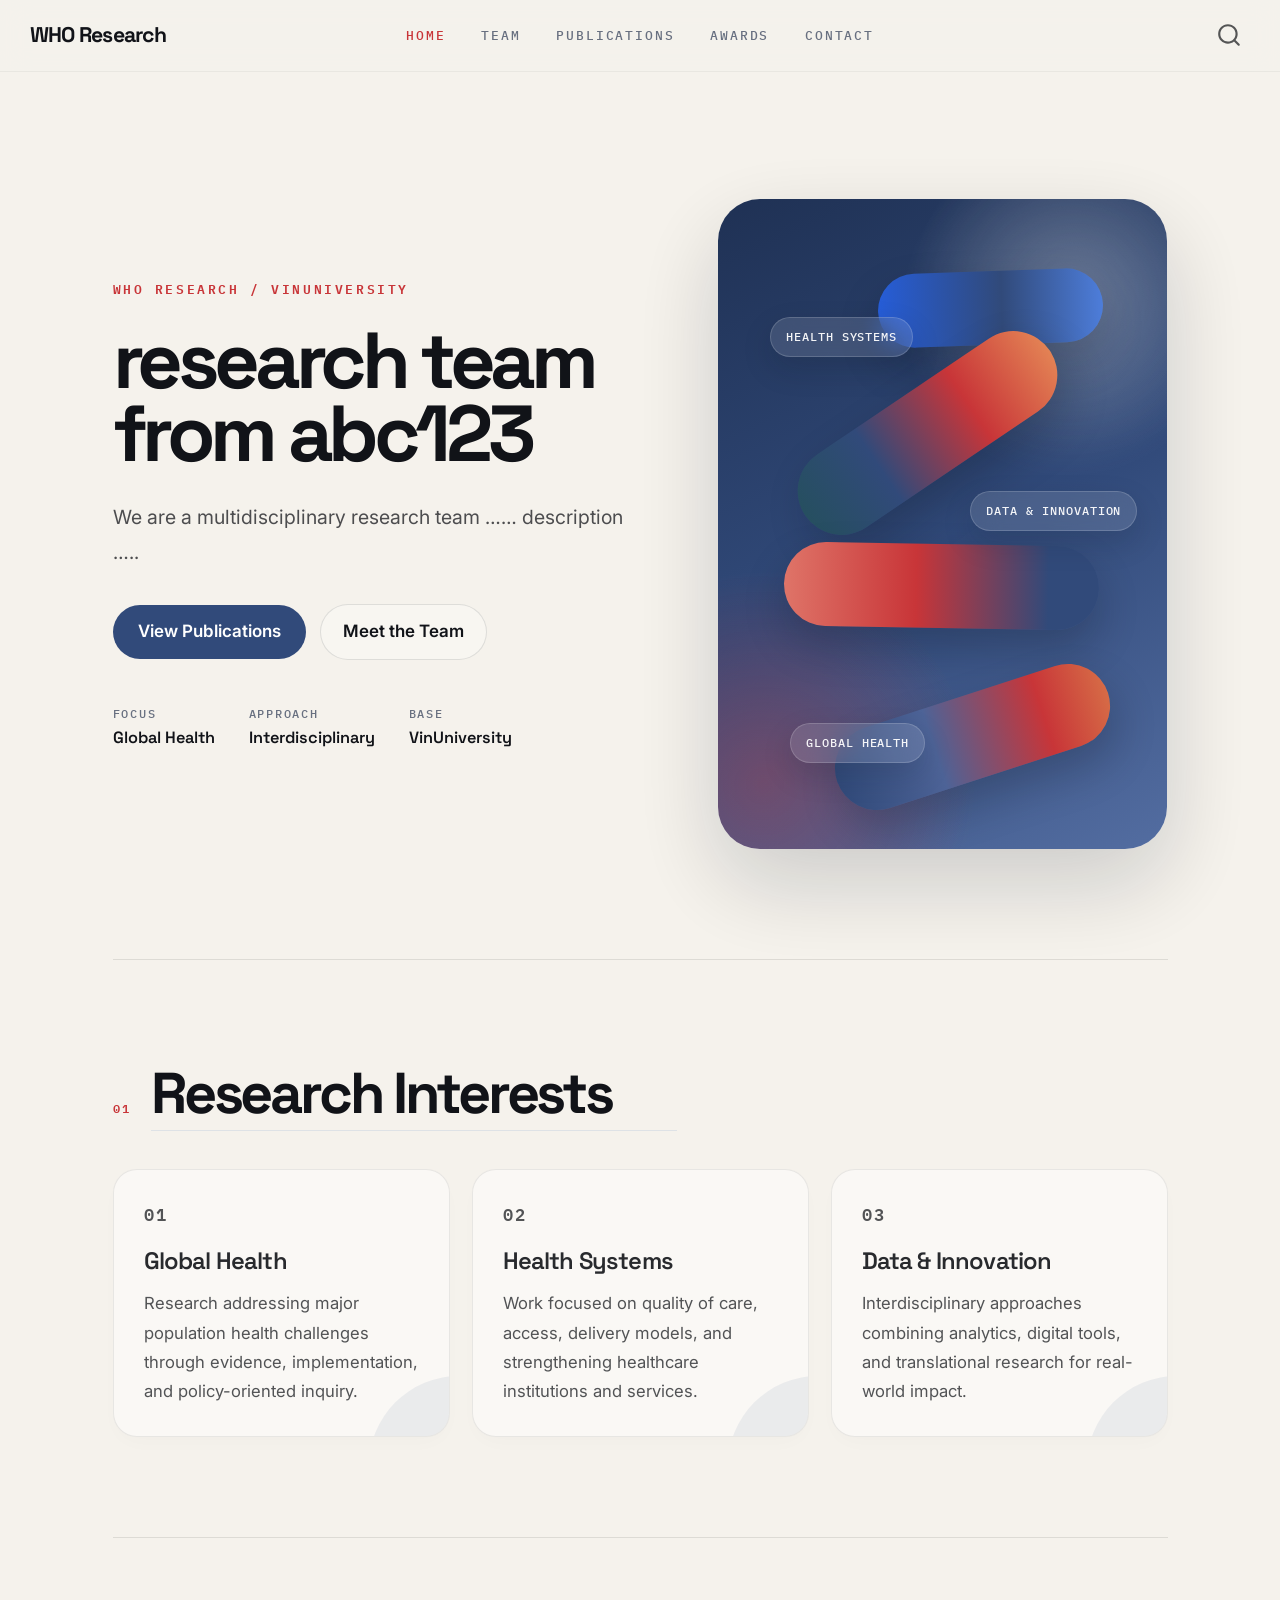
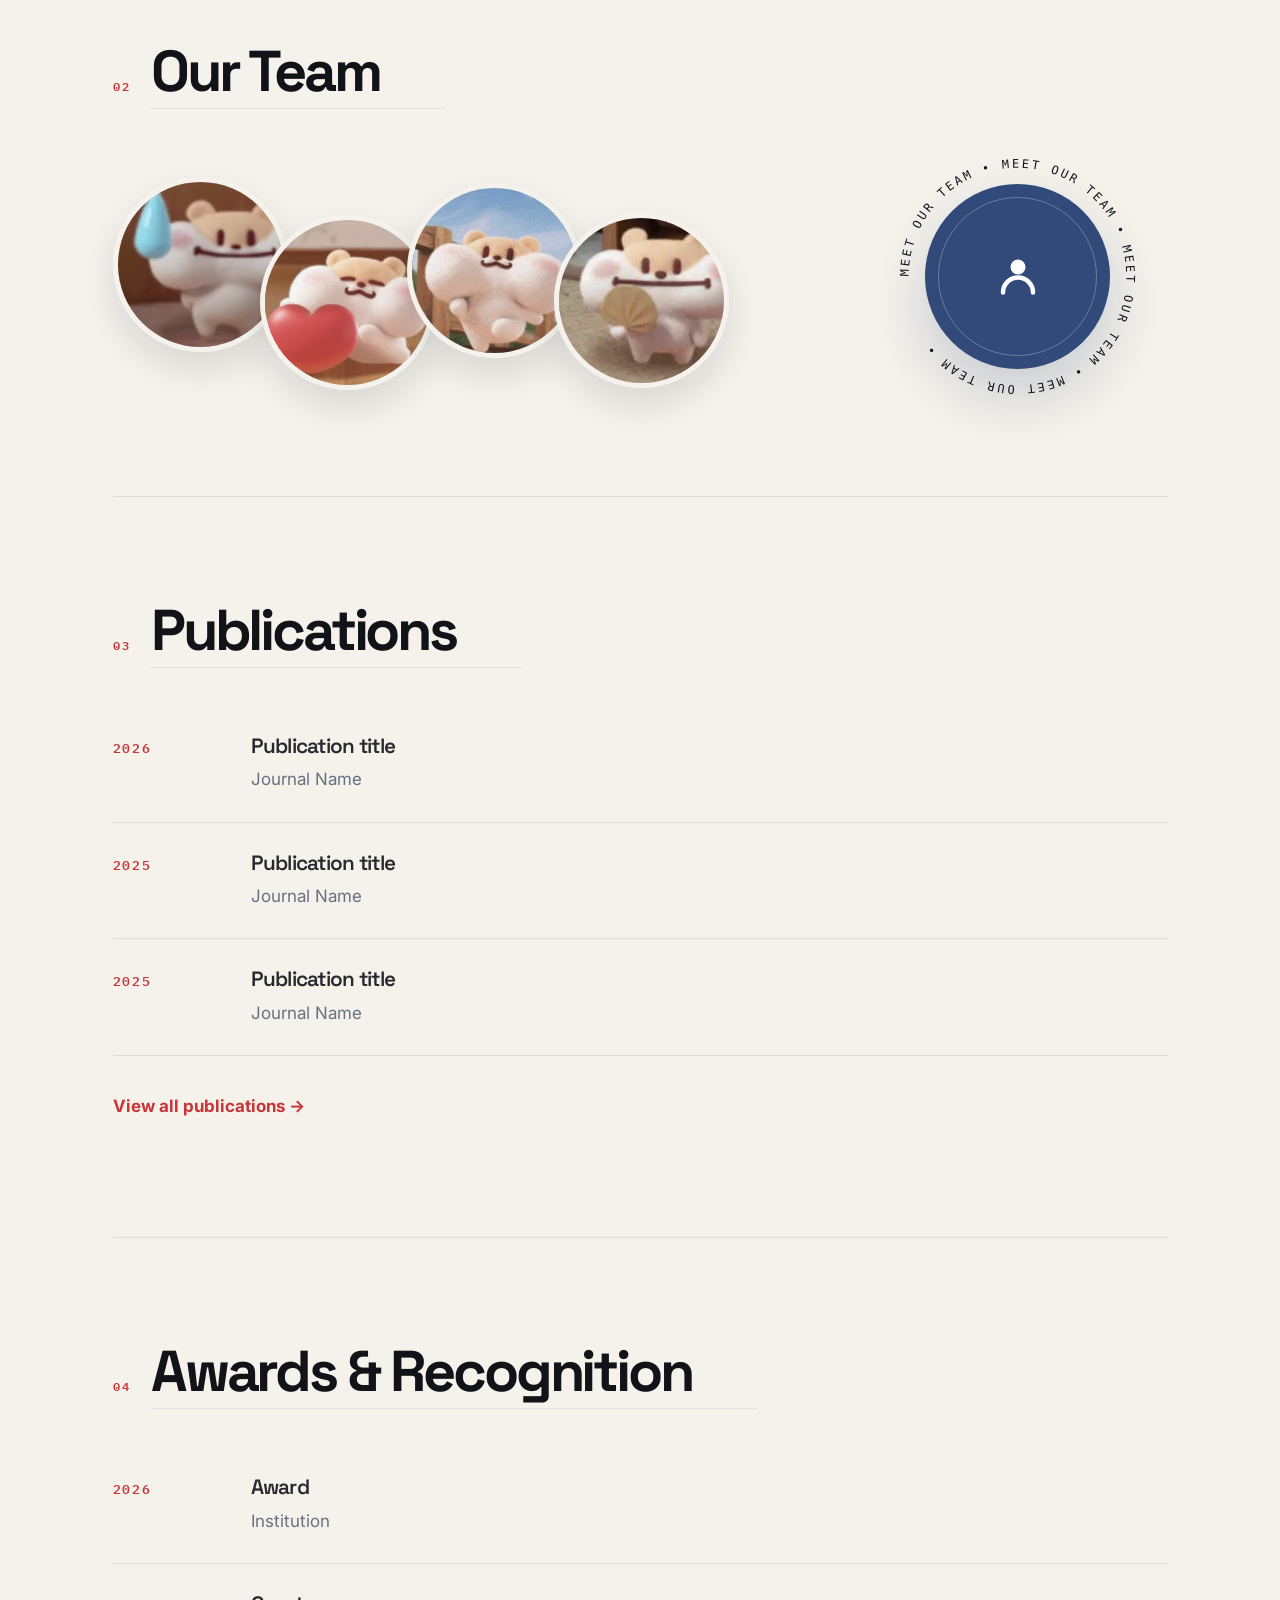
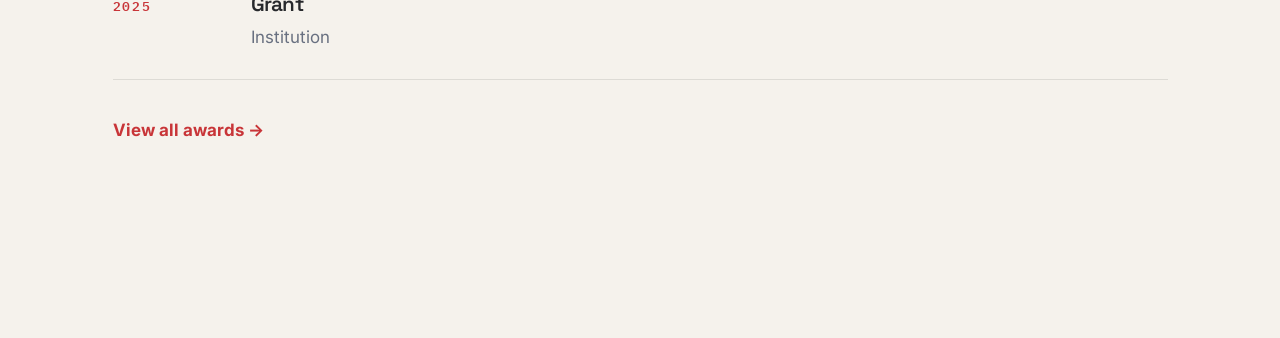
<file: index.html>
<!DOCTYPE html>
<html xmlns="http://www.w3.org/1999/xhtml" lang="en" xml:lang="en"><head>

<meta charset="utf-8">
<meta name="generator" content="quarto-1.10.18">

<meta name="viewport" content="width=device-width, initial-scale=1.0, user-scalable=yes">


<title>WHO Research</title>
<style>
/* Default styles provided by pandoc.
** See https://pandoc.org/MANUAL.html#variables-for-html for config info.
*/
span.smallcaps{font-variant: small-caps;}
div.columns{display: flex; gap: 1.5em;}
div.column{flex: auto;}
@media screen {
div.columns{gap: min(4vw, 1.5em);}
div.column{overflow-x: auto;}
}
div.hanging-indent{margin-left: 1.5em; text-indent: -1.5em;}
ul.task-list{list-style: none;}
ul.task-list li input[type="checkbox"] {
  width: 0.8em;
  margin: 0 0.8em 0.2em -1em; /* quarto-specific, see https://github.com/quarto-dev/quarto-cli/issues/4556 */ 
  vertical-align: middle;
}
</style>


<script src="site_libs/quarto-nav/quarto-nav.js"></script>
<script src="site_libs/quarto-nav/headroom.min.js"></script>
<script src="site_libs/clipboard/clipboard.min.js"></script>
<script src="site_libs/quarto-search/autocomplete.umd.js"></script>
<script src="site_libs/quarto-search/fuse.min.js"></script>
<script src="site_libs/quarto-search/quarto-search.js"></script>
<meta name="quarto:offset" content="./">
<script src="site_libs/quarto-html/quarto.js" type="module"></script>
<script src="site_libs/quarto-html/tabsets/tabsets.js" type="module"></script>
<script src="site_libs/quarto-html/popper.min.js"></script>
<script src="site_libs/quarto-html/tippy.umd.min.js"></script>
<script src="site_libs/quarto-html/anchor.min.js"></script>
<link href="site_libs/quarto-html/tippy.css" rel="stylesheet">
<link href="site_libs/quarto-html/quarto-syntax-highlighting-64a204ab8560d761af7679ceaba22944.css" rel="stylesheet" id="quarto-text-highlighting-styles">
<script src="site_libs/bootstrap/bootstrap.min.js"></script>
<link href="site_libs/bootstrap/bootstrap-icons.css" rel="stylesheet">
<link href="site_libs/bootstrap/bootstrap-445b8638c3d06994fee0907d791121c4.min.css" rel="stylesheet" append-hash="true" id="quarto-bootstrap" data-mode="light">
<script id="quarto-search-options" type="application/json">{
  "location": "navbar",
  "copy-button": false,
  "collapse-after": 3,
  "panel-placement": "end",
  "type": "overlay",
  "limit": 50,
  "keyboard-shortcut": [
    "f",
    "/",
    "s"
  ],
  "show-item-context": false,
  "language": {
    "search-no-results-text": "No results",
    "search-matching-documents-text": "matching documents",
    "search-copy-link-title": "Copy link to search",
    "search-hide-matches-text": "Hide additional matches",
    "search-more-match-text": "more match in this document",
    "search-more-matches-text": "more matches in this document",
    "search-clear-button-title": "Clear",
    "search-text-placeholder": "",
    "search-detached-cancel-button-title": "Cancel",
    "search-submit-button-title": "Submit",
    "search-label": "Search"
  }
}</script>


<link rel="stylesheet" href="styles.css">
</head>

<body class="nav-fixed quarto-light">

<div id="quarto-search-results"></div>
  <header id="quarto-header" class="headroom fixed-top">
    <nav class="navbar navbar-expand-lg " data-bs-theme="dark">
      <div class="navbar-container container-fluid">
      <div class="navbar-brand-container mx-auto">
    <a class="navbar-brand" href="./index.html">
    <span class="navbar-title">WHO Research</span>
    </a>
  </div>
            <div id="quarto-search" class="" title="Search"></div>
          <button class="navbar-toggler" type="button" data-bs-toggle="collapse" data-bs-target="#navbarCollapse" aria-controls="navbarCollapse" role="menu" aria-expanded="false" aria-label="Toggle navigation" onclick="if (window.quartoToggleHeadroom) { window.quartoToggleHeadroom(); }">
  <span class="navbar-toggler-icon"></span>
</button>
          <div class="collapse navbar-collapse" id="navbarCollapse">
            <ul class="navbar-nav navbar-nav-scroll me-auto">
  <li class="nav-item">
    <a class="nav-link active" href="./index.html" aria-current="page"> 
<span class="menu-text">Home</span></a>
  </li>  
  <li class="nav-item">
    <a class="nav-link" href="./team.html"> 
<span class="menu-text">Team</span></a>
  </li>  
  <li class="nav-item">
    <a class="nav-link" href="./publications.html"> 
<span class="menu-text">Publications</span></a>
  </li>  
  <li class="nav-item">
    <a class="nav-link" href="./awards.html"> 
<span class="menu-text">Awards</span></a>
  </li>  
  <li class="nav-item">
    <a class="nav-link" href="./contact.html"> 
<span class="menu-text">Contact</span></a>
  </li>  
</ul>
          </div> <!-- /navcollapse -->
            <div class="quarto-navbar-tools">
</div>
      </div> <!-- /container-fluid -->
    </nav>
</header>
<!-- content -->
<div id="quarto-content" class="quarto-container page-columns page-rows-contents page-layout-full page-navbar">
<!-- sidebar -->
<!-- margin-sidebar -->
    
<!-- main -->
<main class="content column-page" id="quarto-document-content"><header id="title-block-header" class="quarto-title-block"></header>




<div class="home-page">
<div class="hero-shell">
<div class="hero-copy">
<div class="eyebrow">
<p>WHO RESEARCH / VINUNIVERSITY</p>
</div>
<section id="research-team-from-abc123" class="level1">
<h1>research team from abc123</h1>
<div class="hero-text">
<p>We are a multidisciplinary research team …… description …..</p>
</div>
<div class="hero-actions">
<p><a href="./publications.html" class="btn-primary">View Publications</a></p>
<p><a href="./team.html" class="btn-secondary">Meet the Team</a></p>
</div>
<div class="hero-meta">
<div class="meta-block">
<p><span class="meta-label">FOCUS</span><br>
<span class="meta-value">Global Health</span></p>
</div>
<div class="meta-block">
<p><span class="meta-label">APPROACH</span><br>
<span class="meta-value">Interdisciplinary</span></p>
</div>
<div class="meta-block">
<p><span class="meta-label">BASE</span><br>
<span class="meta-value">VinUniversity</span></p>
</div>
</div>
</section>
</div>
<div class="hero-visual-wrap">
<div class="hero-visual">
<div class="visual-noise">

</div>
<div class="capsule cap-1">

</div>
<div class="capsule cap-2">

</div>
<div class="capsule cap-3">

</div>
<div class="capsule cap-4">

</div>
<div class="floating-chip chip-1">
<p>Health Systems</p>
</div>
<div class="floating-chip chip-2">
<p>Data &amp; Innovation</p>
</div>
<div class="floating-chip chip-3">
<p>Global Health</p>
</div>
</div>
</div>
</div>
<div class="home-section reveal">
<div class="section-heading">
<div class="section-kicker">
<p>01</p>
</div>
<section id="research-interests" class="level2">
<h2 class="anchored" data-anchor-id="research-interests">Research Interests</h2>
</section>
</div>
<div class="research-grid">
<div class="research-card">
<div class="card-index">
<p>01</p>
</div>
<section id="global-health" class="level3">
<h3 class="anchored" data-anchor-id="global-health">Global Health</h3>
<p>Research addressing major population health challenges through evidence, implementation, and policy-oriented inquiry.</p>
</section>
</div>
<div class="research-card">
<div class="card-index">
<p>02</p>
</div>
<section id="health-systems" class="level3">
<h3 class="anchored" data-anchor-id="health-systems">Health Systems</h3>
<p>Work focused on quality of care, access, delivery models, and strengthening healthcare institutions and services.</p>
</section>
</div>
<div class="research-card">
<div class="card-index">
<p>03</p>
</div>
<section id="data-innovation" class="level3">
<h3 class="anchored" data-anchor-id="data-innovation">Data &amp; Innovation</h3>
<p>Interdisciplinary approaches combining analytics, digital tools, and translational research for real-world impact.</p>
</section>
</div>
</div>
</div>
<div class="home-section team-feature">
<div class="section-heading">
<div class="section-kicker">
<p>02</p>
</div>
<section id="our-team" class="level2">
<h2 class="anchored" data-anchor-id="our-team">Our Team</h2>
</section>
</div>
<div class="team-showcase">
<div class="team-profile-area">
<div class="team-person">
<p><img src="images/teams/team-1.jpg" class="team-photo img-fluid"></p>
<p><span class="team-person-name">NAME ONE</span><br>
<span class="team-person-role">Researcher</span></p>
</div>
<div class="team-person">
<p><img src="images/teams/team-2.jpg" class="team-photo img-fluid"></p>
<p><span class="team-person-name">NAME TWO</span><br>
<span class="team-person-role">Researcher</span></p>
</div>
<div class="team-person">
<p><img src="images/teams/team-3.jpg" class="team-photo img-fluid"></p>
<p><span class="team-person-name">NAME THREE</span><br>
<span class="team-person-role">Researcher</span></p>
</div>
<div class="team-person">
<p><img src="images/teams/team-4.jpg" class="team-photo img-fluid"></p>
<p><span class="team-person-name">NAME FOUR</span><br>
<span class="team-person-role">Researcher</span></p>
</div>
</div>
<div class="team-cta-area">
<p><a href="./team.html" class="team-orbit">↗</a></p>
</div>
</div>
</div>
<div class="home-section reveal">
<div class="section-heading">
<div class="section-kicker">
<p>03</p>
</div>
<section id="publications" class="level2">
<h2 class="anchored" data-anchor-id="publications">Publications</h2>
</section>
</div>
<div class="simple-list">
<div class="list-row">
<div class="list-year">
<p>2026</p>
</div>
<section id="publication-title" class="level4 list-body">
<h4 class="anchored" data-anchor-id="publication-title">Publication title</h4>
<p>Journal Name</p>
</section>
</div>
<div class="list-row">
<div class="list-year">
<p>2025</p>
</div>
<section id="publication-title-1" class="level4 list-body">
<h4 class="anchored" data-anchor-id="publication-title-1">Publication title</h4>
<p>Journal Name</p>
</section>
</div>
<div class="list-row">
<div class="list-year">
<p>2025</p>
</div>
<section id="publication-title-2" class="level4 list-body">
<h4 class="anchored" data-anchor-id="publication-title-2">Publication title</h4>
<p>Journal Name</p>
</section>
</div>
</div>
<p><a href="./publications.html" class="text-link">View all publications →</a></p>
</div>
<div class="home-section reveal">
<div class="section-heading">
<div class="section-kicker">
<p>04</p>
</div>
<section id="awards-recognition" class="level2">
<h2 class="anchored" data-anchor-id="awards-recognition">Awards &amp; Recognition</h2>
</section>
</div>
<div class="simple-list">
<div class="list-row">
<div class="list-year">
<p>2026</p>
</div>
<section id="award" class="level4 list-body">
<h4 class="anchored" data-anchor-id="award">Award</h4>
<p>Institution</p>
</section>
</div>
<div class="list-row">
<div class="list-year">
<p>2025</p>
</div>
<section id="grant" class="level4 list-body">
<h4 class="anchored" data-anchor-id="grant">Grant</h4>
<p>Institution</p>
</section>
</div>
</div>
<p><a href="./awards.html" class="text-link">View all awards →</a></p>
</div>
</div>



</main> <!-- /main -->
<script id="quarto-html-after-body" type="application/javascript">
  window.document.addEventListener("DOMContentLoaded", function (event) {
    const icon = "";
    const anchorJS = new window.AnchorJS();
    anchorJS.options = {
      placement: 'right',
      icon: icon
    };
    anchorJS.add('.anchored');
    const isCodeAnnotation = (el) => {
      for (const clz of el.classList) {
        if (clz.startsWith('code-annotation-')) {                     
          return true;
        }
      }
      return false;
    }
    const onCopySuccess = function(e) {
      // button target
      const button = e.trigger;
      // don't keep focus
      button.blur();
      // flash "checked"
      button.classList.add('code-copy-button-checked');
      var currentTitle = button.getAttribute("title");
      button.setAttribute("title", "Copied!");
      let tooltip;
      if (window.bootstrap) {
        button.setAttribute("data-bs-toggle", "tooltip");
        button.setAttribute("data-bs-placement", "left");
        button.setAttribute("data-bs-title", "Copied!");
        tooltip = new bootstrap.Tooltip(button, 
          { trigger: "manual", 
            customClass: "code-copy-button-tooltip",
            offset: [0, -8]});
        tooltip.show();    
      }
      setTimeout(function() {
        if (tooltip) {
          tooltip.hide();
          button.removeAttribute("data-bs-title");
          button.removeAttribute("data-bs-toggle");
          button.removeAttribute("data-bs-placement");
        }
        button.setAttribute("title", currentTitle);
        button.classList.remove('code-copy-button-checked');
      }, 1000);
      // clear code selection
      e.clearSelection();
    }
    const getTextToCopy = function(trigger) {
      const outerScaffold = trigger.parentElement.cloneNode(true);
      const codeEl = outerScaffold.querySelector('code');
      for (const childEl of codeEl.children) {
        if (isCodeAnnotation(childEl)) {
          childEl.remove();
        }
      }
      return codeEl.innerText;
    }
    const clipboard = new window.ClipboardJS('.code-copy-button:not([data-in-quarto-modal])', {
      text: getTextToCopy
    });
    clipboard.on('success', onCopySuccess);
    if (window.document.getElementById('quarto-embedded-source-code-modal')) {
      const clipboardModal = new window.ClipboardJS('.code-copy-button[data-in-quarto-modal]', {
        text: getTextToCopy,
        container: window.document.getElementById('quarto-embedded-source-code-modal')
      });
      clipboardModal.on('success', onCopySuccess);
    }
      var localhostRegex = new RegExp(/^(?:http|https):\/\/localhost\:?[0-9]*\//);
      var mailtoRegex = new RegExp(/^mailto:/);
        var filterRegex = new RegExp("https:\/\/nasabiii\.github\.io\/WHO-Research\/");
      var isInternal = (href) => {
          return filterRegex.test(href) || localhostRegex.test(href) || mailtoRegex.test(href);
      }
      // Inspect non-navigation links and adorn them if external
     var links = window.document.querySelectorAll('a[href]:not(.nav-link):not(.navbar-brand):not(.toc-action):not(.sidebar-link):not(.sidebar-item-toggle):not(.pagination-link):not(.no-external):not([aria-hidden]):not(.dropdown-item):not(.quarto-navigation-tool):not(.about-link)');
      for (var i=0; i<links.length; i++) {
        const link = links[i];
        if (!isInternal(link.href)) {
          // undo the damage that might have been done by quarto-nav.js in the case of
          // links that we want to consider external
          if (link.dataset.originalHref !== undefined) {
            link.href = link.dataset.originalHref;
          }
        }
      }
    function tippyHover(el, contentFn, onTriggerFn, onUntriggerFn) {
      const config = {
        allowHTML: true,
        maxWidth: 500,
        delay: 100,
        arrow: false,
        appendTo: function(el) {
            return el.parentElement;
        },
        interactive: true,
        interactiveBorder: 10,
        theme: 'quarto',
        placement: 'bottom-start',
      };
      if (contentFn) {
        config.content = contentFn;
      }
      if (onTriggerFn) {
        config.onTrigger = onTriggerFn;
      }
      if (onUntriggerFn) {
        config.onUntrigger = onUntriggerFn;
      }
      window.tippy(el, config); 
    }
    const noterefs = window.document.querySelectorAll('a[role="doc-noteref"]');
    for (var i=0; i<noterefs.length; i++) {
      const ref = noterefs[i];
      tippyHover(ref, function() {
        // use id or data attribute instead here
        let href = ref.getAttribute('data-footnote-href') || ref.getAttribute('href');
        try { href = new URL(href).hash; } catch {}
        const id = href.replace(/^#\/?/, "");
        const note = window.document.getElementById(id);
        if (note) {
          return note.innerHTML;
        } else {
          return "";
        }
      });
    }
    const xrefs = window.document.querySelectorAll('a.quarto-xref');
    const processXRef = (id, note) => {
      // Strip column container classes
      const stripColumnClz = (el) => {
        el.classList.remove("page-full", "page-columns");
        if (el.children) {
          for (const child of el.children) {
            stripColumnClz(child);
          }
        }
      }
      stripColumnClz(note)
      if (id === null || id.startsWith('sec-')) {
        // Special case sections, only their first couple elements
        const container = document.createElement("div");
        if (note.children && note.children.length > 2) {
          container.appendChild(note.children[0].cloneNode(true));
          for (let i = 1; i < note.children.length; i++) {
            const child = note.children[i];
            if (child.tagName === "P" && child.innerText === "") {
              continue;
            } else {
              container.appendChild(child.cloneNode(true));
              break;
            }
          }
          if (window.Quarto?.typesetMath) {
            window.Quarto.typesetMath(container);
          }
          return container.innerHTML
        } else {
          if (window.Quarto?.typesetMath) {
            window.Quarto.typesetMath(note);
          }
          return note.innerHTML;
        }
      } else {
        // Remove any anchor links if they are present
        const anchorLink = note.querySelector('a.anchorjs-link');
        if (anchorLink) {
          anchorLink.remove();
        }
        if (window.Quarto?.typesetMath) {
          window.Quarto.typesetMath(note);
        }
        if (note.classList.contains("callout")) {
          return note.outerHTML;
        } else {
          return note.innerHTML;
        }
      }
    }
    for (var i=0; i<xrefs.length; i++) {
      const xref = xrefs[i];
      tippyHover(xref, undefined, function(instance) {
        instance.disable();
        let url = xref.getAttribute('href');
        let hash = undefined; 
        if (url.startsWith('#')) {
          hash = url;
        } else {
          try { hash = new URL(url).hash; } catch {}
        }
        if (hash) {
          const id = hash.replace(/^#\/?/, "");
          const note = window.document.getElementById(id);
          if (note !== null) {
            try {
              const html = processXRef(id, note.cloneNode(true));
              instance.setContent(html);
            } finally {
              instance.enable();
              instance.show();
            }
          } else {
            // See if we can fetch this
            fetch(url.split('#')[0])
            .then(res => res.text())
            .then(html => {
              const parser = new DOMParser();
              const htmlDoc = parser.parseFromString(html, "text/html");
              const note = htmlDoc.getElementById(id);
              if (note !== null) {
                const html = processXRef(id, note);
                instance.setContent(html);
              } 
            }).finally(() => {
              instance.enable();
              instance.show();
            });
          }
        } else {
          // See if we can fetch a full url (with no hash to target)
          // This is a special case and we should probably do some content thinning / targeting
          fetch(url)
          .then(res => res.text())
          .then(html => {
            const parser = new DOMParser();
            const htmlDoc = parser.parseFromString(html, "text/html");
            const note = htmlDoc.querySelector('main.content');
            if (note !== null) {
              // This should only happen for chapter cross references
              // (since there is no id in the URL)
              // remove the first header
              if (note.children.length > 0 && note.children[0].tagName === "HEADER") {
                note.children[0].remove();
              }
              const html = processXRef(null, note);
              instance.setContent(html);
            } 
          }).finally(() => {
            instance.enable();
            instance.show();
          });
        }
      }, function(instance) {
      });
    }
        let selectedAnnoteEl;
        const selectorForAnnotation = ( cell, annotation) => {
          let cellAttr = 'data-code-cell="' + cell + '"';
          let lineAttr = 'data-code-annotation="' +  annotation + '"';
          const selector = 'span[' + cellAttr + '][' + lineAttr + ']';
          return selector;
        }
        const selectCodeLines = (annoteEl) => {
          const doc = window.document;
          const targetCell = annoteEl.getAttribute("data-target-cell");
          const targetAnnotation = annoteEl.getAttribute("data-target-annotation");
          const annoteSpan = window.document.querySelector(selectorForAnnotation(targetCell, targetAnnotation));
          const lines = annoteSpan.getAttribute("data-code-lines").split(",");
          const lineIds = lines.map((line) => {
            return targetCell + "-" + line;
          })
          let top = null;
          let height = null;
          let parent = null;
          if (lineIds.length > 0) {
              //compute the position of the single el (top and bottom and make a div)
              const el = window.document.getElementById(lineIds[0]);
              top = el.offsetTop;
              height = el.offsetHeight;
              parent = el.parentElement.parentElement;
            if (lineIds.length > 1) {
              const lastEl = window.document.getElementById(lineIds[lineIds.length - 1]);
              const bottom = lastEl.offsetTop + lastEl.offsetHeight;
              height = bottom - top;
            }
            if (top !== null && height !== null && parent !== null) {
              // cook up a div (if necessary) and position it 
              let div = window.document.getElementById("code-annotation-line-highlight");
              if (div === null) {
                div = window.document.createElement("div");
                div.setAttribute("id", "code-annotation-line-highlight");
                div.style.position = 'absolute';
                parent.appendChild(div);
              }
              div.style.top = top - 2 + "px";
              div.style.height = height + 4 + "px";
              div.style.left = 0;
              let gutterDiv = window.document.getElementById("code-annotation-line-highlight-gutter");
              if (gutterDiv === null) {
                gutterDiv = window.document.createElement("div");
                gutterDiv.setAttribute("id", "code-annotation-line-highlight-gutter");
                gutterDiv.style.position = 'absolute';
                const codeCell = window.document.getElementById(targetCell);
                const gutter = codeCell.querySelector('.code-annotation-gutter');
                gutter.appendChild(gutterDiv);
              }
              gutterDiv.style.top = top - 2 + "px";
              gutterDiv.style.height = height + 4 + "px";
            }
            selectedAnnoteEl = annoteEl;
          }
        };
        const unselectCodeLines = () => {
          const elementsIds = ["code-annotation-line-highlight", "code-annotation-line-highlight-gutter"];
          elementsIds.forEach((elId) => {
            const div = window.document.getElementById(elId);
            if (div) {
              div.remove();
            }
          });
          selectedAnnoteEl = undefined;
        };
          // Handle positioning of the toggle
      window.addEventListener(
        "resize",
        throttle(() => {
          elRect = undefined;
          if (selectedAnnoteEl) {
            selectCodeLines(selectedAnnoteEl);
          }
        }, 10)
      );
      function throttle(fn, ms) {
      let throttle = false;
      let timer;
        return (...args) => {
          if(!throttle) { // first call gets through
              fn.apply(this, args);
              throttle = true;
          } else { // all the others get throttled
              if(timer) clearTimeout(timer); // cancel #2
              timer = setTimeout(() => {
                fn.apply(this, args);
                timer = throttle = false;
              }, ms);
          }
        };
      }
        // Attach click handler to the DT
        const annoteDls = window.document.querySelectorAll('dt[data-target-cell]');
        for (const annoteDlNode of annoteDls) {
          annoteDlNode.addEventListener('click', (event) => {
            const clickedEl = event.target;
            if (clickedEl !== selectedAnnoteEl) {
              unselectCodeLines();
              const activeEl = window.document.querySelector('dt[data-target-cell].code-annotation-active');
              if (activeEl) {
                activeEl.classList.remove('code-annotation-active');
              }
              selectCodeLines(clickedEl);
              clickedEl.classList.add('code-annotation-active');
            } else {
              // Unselect the line
              unselectCodeLines();
              clickedEl.classList.remove('code-annotation-active');
            }
          });
        }
    const findCites = (el) => {
      const parentEl = el.parentElement;
      if (parentEl) {
        const cites = parentEl.dataset.cites;
        if (cites) {
          return {
            el,
            cites: cites.split(' ')
          };
        } else {
          return findCites(el.parentElement)
        }
      } else {
        return undefined;
      }
    };
    var bibliorefs = window.document.querySelectorAll('a[role="doc-biblioref"]');
    for (var i=0; i<bibliorefs.length; i++) {
      const ref = bibliorefs[i];
      const citeInfo = findCites(ref);
      if (citeInfo) {
        tippyHover(citeInfo.el, function() {
          var popup = window.document.createElement('div');
          citeInfo.cites.forEach(function(cite) {
            var citeDiv = window.document.createElement('div');
            citeDiv.classList.add('hanging-indent');
            citeDiv.classList.add('csl-entry');
            var biblioDiv = window.document.getElementById('ref-' + cite);
            if (biblioDiv) {
              citeDiv.innerHTML = biblioDiv.innerHTML;
            }
            popup.appendChild(citeDiv);
          });
          return popup.innerHTML;
        });
      }
    }
  });
  </script>
</div> <!-- /content -->




</body></html>
</file>
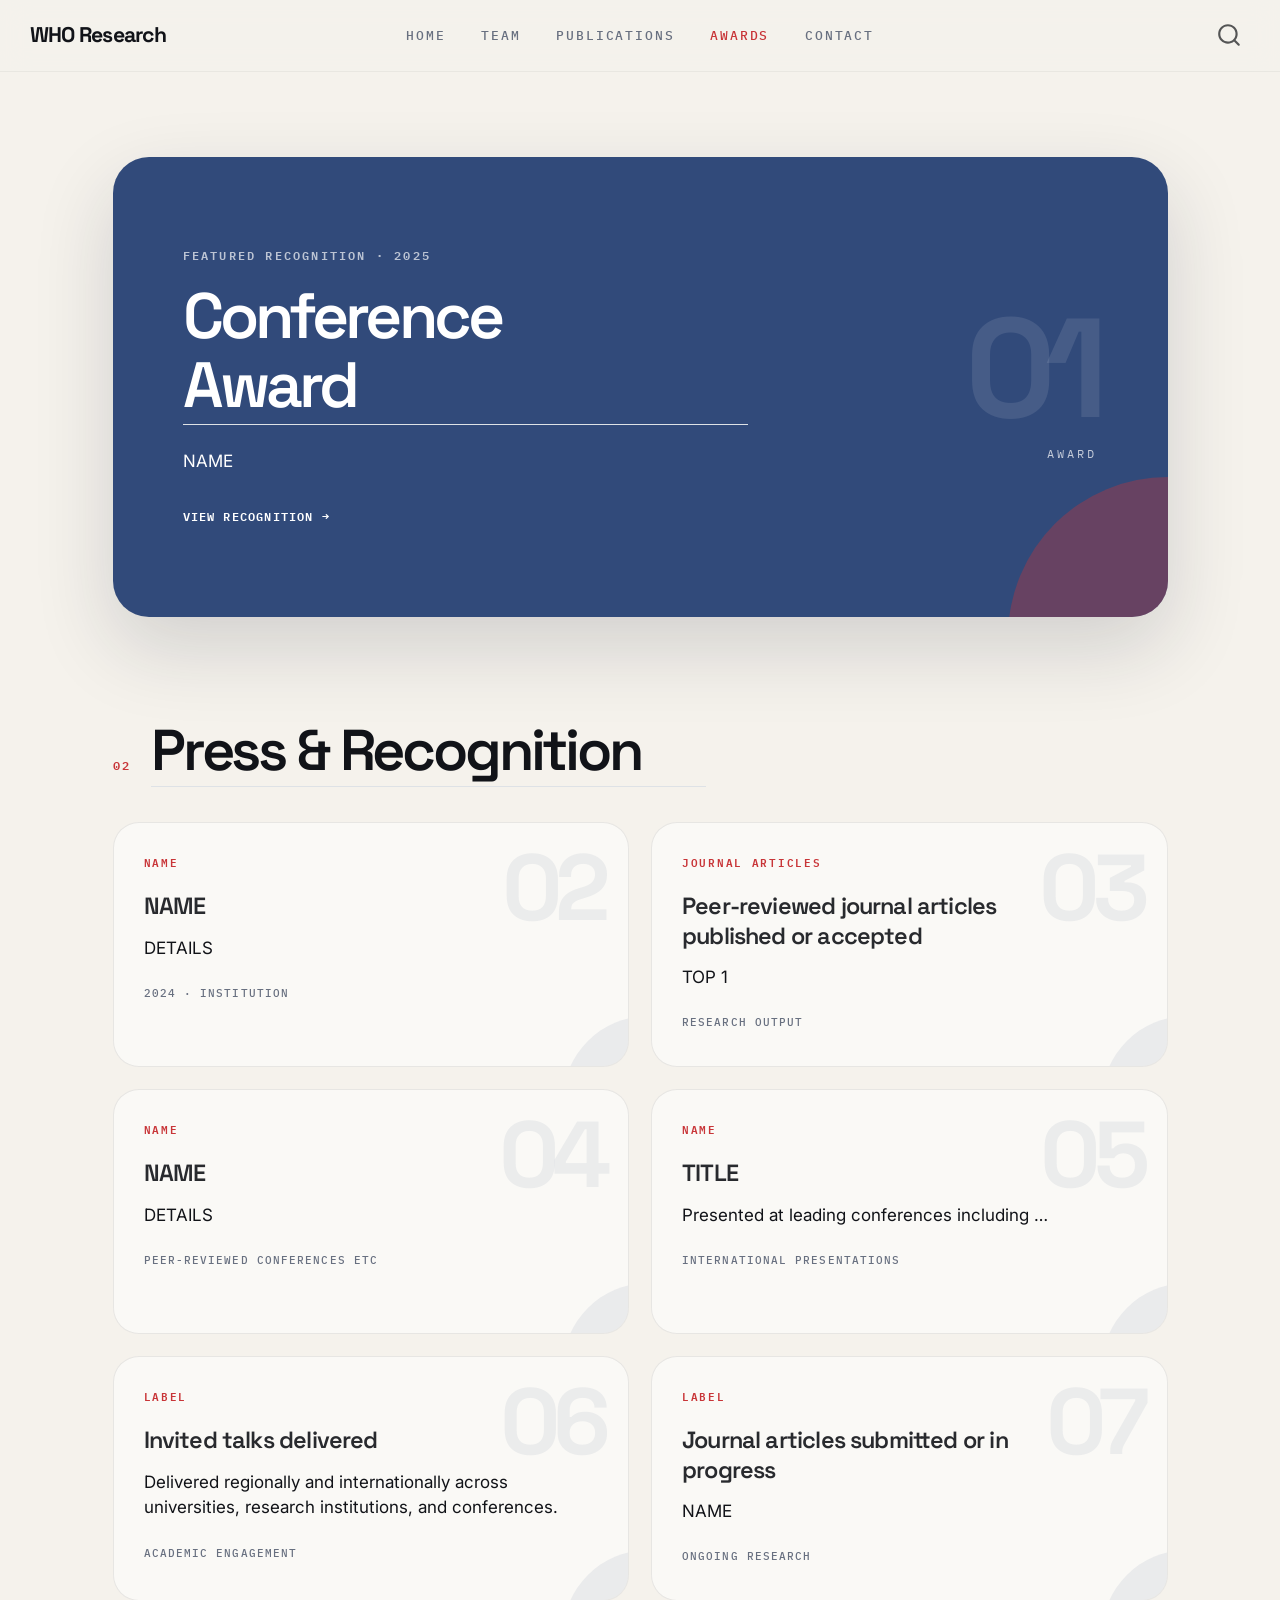
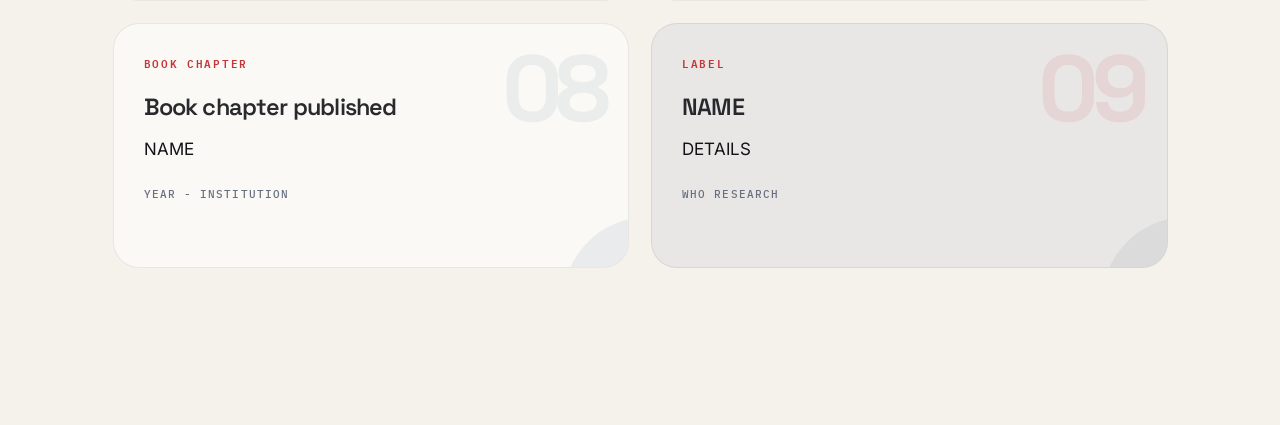
<file: awards.html>
<!DOCTYPE html>
<html xmlns="http://www.w3.org/1999/xhtml" lang="en" xml:lang="en"><head>

<meta charset="utf-8">
<meta name="generator" content="quarto-1.10.18">

<meta name="viewport" content="width=device-width, initial-scale=1.0, user-scalable=yes">


<title>awards – WHO Research</title>
<style>
/* Default styles provided by pandoc.
** See https://pandoc.org/MANUAL.html#variables-for-html for config info.
*/
span.smallcaps{font-variant: small-caps;}
div.columns{display: flex; gap: 1.5em;}
div.column{flex: auto;}
@media screen {
div.columns{gap: min(4vw, 1.5em);}
div.column{overflow-x: auto;}
}
div.hanging-indent{margin-left: 1.5em; text-indent: -1.5em;}
ul.task-list{list-style: none;}
ul.task-list li input[type="checkbox"] {
  width: 0.8em;
  margin: 0 0.8em 0.2em -1em; /* quarto-specific, see https://github.com/quarto-dev/quarto-cli/issues/4556 */ 
  vertical-align: middle;
}
</style>


<script src="site_libs/quarto-nav/quarto-nav.js"></script>
<script src="site_libs/quarto-nav/headroom.min.js"></script>
<script src="site_libs/clipboard/clipboard.min.js"></script>
<script src="site_libs/quarto-search/autocomplete.umd.js"></script>
<script src="site_libs/quarto-search/fuse.min.js"></script>
<script src="site_libs/quarto-search/quarto-search.js"></script>
<meta name="quarto:offset" content="./">
<script src="site_libs/quarto-html/quarto.js" type="module"></script>
<script src="site_libs/quarto-html/tabsets/tabsets.js" type="module"></script>
<script src="site_libs/quarto-html/popper.min.js"></script>
<script src="site_libs/quarto-html/tippy.umd.min.js"></script>
<script src="site_libs/quarto-html/anchor.min.js"></script>
<link href="site_libs/quarto-html/tippy.css" rel="stylesheet">
<link href="site_libs/quarto-html/quarto-syntax-highlighting-64a204ab8560d761af7679ceaba22944.css" rel="stylesheet" id="quarto-text-highlighting-styles">
<script src="site_libs/bootstrap/bootstrap.min.js"></script>
<link href="site_libs/bootstrap/bootstrap-icons.css" rel="stylesheet">
<link href="site_libs/bootstrap/bootstrap-445b8638c3d06994fee0907d791121c4.min.css" rel="stylesheet" append-hash="true" id="quarto-bootstrap" data-mode="light">
<script id="quarto-search-options" type="application/json">{
  "location": "navbar",
  "copy-button": false,
  "collapse-after": 3,
  "panel-placement": "end",
  "type": "overlay",
  "limit": 50,
  "keyboard-shortcut": [
    "f",
    "/",
    "s"
  ],
  "show-item-context": false,
  "language": {
    "search-no-results-text": "No results",
    "search-matching-documents-text": "matching documents",
    "search-copy-link-title": "Copy link to search",
    "search-hide-matches-text": "Hide additional matches",
    "search-more-match-text": "more match in this document",
    "search-more-matches-text": "more matches in this document",
    "search-clear-button-title": "Clear",
    "search-text-placeholder": "",
    "search-detached-cancel-button-title": "Cancel",
    "search-submit-button-title": "Submit",
    "search-label": "Search"
  }
}</script>


<link rel="stylesheet" href="styles.css">
</head>

<body class="nav-fixed quarto-light">

<div id="quarto-search-results"></div>
  <header id="quarto-header" class="headroom fixed-top">
    <nav class="navbar navbar-expand-lg " data-bs-theme="dark">
      <div class="navbar-container container-fluid">
      <div class="navbar-brand-container mx-auto">
    <a class="navbar-brand" href="./index.html">
    <span class="navbar-title">WHO Research</span>
    </a>
  </div>
            <div id="quarto-search" class="" title="Search"></div>
          <button class="navbar-toggler" type="button" data-bs-toggle="collapse" data-bs-target="#navbarCollapse" aria-controls="navbarCollapse" role="menu" aria-expanded="false" aria-label="Toggle navigation" onclick="if (window.quartoToggleHeadroom) { window.quartoToggleHeadroom(); }">
  <span class="navbar-toggler-icon"></span>
</button>
          <div class="collapse navbar-collapse" id="navbarCollapse">
            <ul class="navbar-nav navbar-nav-scroll me-auto">
  <li class="nav-item">
    <a class="nav-link" href="./index.html"> 
<span class="menu-text">Home</span></a>
  </li>  
  <li class="nav-item">
    <a class="nav-link" href="./team.html"> 
<span class="menu-text">Team</span></a>
  </li>  
  <li class="nav-item">
    <a class="nav-link" href="./publications.html"> 
<span class="menu-text">Publications</span></a>
  </li>  
  <li class="nav-item">
    <a class="nav-link active" href="./awards.html" aria-current="page"> 
<span class="menu-text">Awards</span></a>
  </li>  
  <li class="nav-item">
    <a class="nav-link" href="./contact.html"> 
<span class="menu-text">Contact</span></a>
  </li>  
</ul>
          </div> <!-- /navcollapse -->
            <div class="quarto-navbar-tools">
</div>
      </div> <!-- /container-fluid -->
    </nav>
</header>
<!-- content -->
<div id="quarto-content" class="quarto-container page-columns page-rows-contents page-layout-full page-navbar">
<!-- sidebar -->
<!-- margin-sidebar -->
    
<!-- main -->
<main class="content column-page" id="quarto-document-content"><header id="title-block-header" class="quarto-title-block"></header>




<div class="awards-page">
<div class="awards-featured">
<div class="award-featured-copy">
<div class="award-eyebrow">
<p>FEATURED RECOGNITION · 2025</p>
</div>
<section id="conference-award" class="level2">
<h2 class="anchored" data-anchor-id="conference-award">Conference Award</h2>
<p>NAME</p>
<div class="award-featured-link">
<p><a href="#">VIEW RECOGNITION →</a></p>
</div>
</section>
</div>
<div class="award-featured-mark">
<div class="award-featured-number">
<p>01</p>
</div>
<div class="award-featured-word">
<p>AWARD</p>
</div>
</div>
</div>
<div class="awards-section">
<div class="awards-section-heading">
<div class="awards-section-number">
<p>02</p>
</div>
<section id="press-recognition" class="level2">
<h2 class="anchored" data-anchor-id="press-recognition">Press &amp; Recognition</h2>
</section>
</div>
<div class="awards-grid">
<div class="award-card">
<div class="award-card-label">
<p>NAME</p>
</div>
<div class="award-big-number">
<p>02</p>
</div>
<section id="name" class="level3">
<h3 class="anchored" data-anchor-id="name">NAME</h3>
<p>DETAILS</p>
<div class="award-meta">
<p>2024 · INSTITUTION</p>
</div>
</section>
</div>
<div class="award-card">
<div class="award-card-label">
<p>JOURNAL ARTICLES</p>
</div>
<div class="award-big-number">
<p>03</p>
</div>
<section id="peer-reviewed-journal-articles-published-or-accepted" class="level3">
<h3 class="anchored" data-anchor-id="peer-reviewed-journal-articles-published-or-accepted">Peer-reviewed journal articles published or accepted</h3>
<p>TOP 1</p>
<div class="award-meta">
<p>RESEARCH OUTPUT</p>
</div>
</section>
</div>
<div class="award-card">
<div class="award-card-label">
<p>NAME</p>
</div>
<div class="award-big-number">
<p>04</p>
</div>
<section id="name-1" class="level3">
<h3 class="anchored" data-anchor-id="name-1">NAME</h3>
<p>DETAILS</p>
<div class="award-meta">
<p>PEER-REVIEWED CONFERENCES ETC</p>
</div>
</section>
</div>
<div class="award-card">
<div class="award-card-label">
<p>NAME</p>
</div>
<div class="award-big-number">
<p>05</p>
</div>
<section id="title" class="level3">
<h3 class="anchored" data-anchor-id="title">TITLE</h3>
<p>Presented at leading conferences including …</p>
<div class="award-meta">
<p>INTERNATIONAL PRESENTATIONS</p>
</div>
</section>
</div>
<div class="award-card">
<div class="award-card-label">
<p>LABEL</p>
</div>
<div class="award-big-number">
<p>06</p>
</div>
<section id="invited-talks-delivered" class="level3">
<h3 class="anchored" data-anchor-id="invited-talks-delivered">Invited talks delivered</h3>
<p>Delivered regionally and internationally across universities, research institutions, and conferences.</p>
<div class="award-meta">
<p>ACADEMIC ENGAGEMENT</p>
</div>
</section>
</div>
<div class="award-card">
<div class="award-card-label">
<p>LABEL</p>
</div>
<div class="award-big-number">
<p>07</p>
</div>
<section id="journal-articles-submitted-or-in-progress" class="level3">
<h3 class="anchored" data-anchor-id="journal-articles-submitted-or-in-progress">Journal articles submitted or in progress</h3>
<p>NAME</p>
<div class="award-meta">
<p>ONGOING RESEARCH</p>
</div>
</section>
</div>
<div class="award-card">
<div class="award-card-label">
<p>BOOK CHAPTER</p>
</div>
<div class="award-big-number">
<p>08</p>
</div>
<section id="book-chapter-published" class="level3">
<h3 class="anchored" data-anchor-id="book-chapter-published">Book chapter published</h3>
<p>NAME</p>
<div class="award-meta">
<p>YEAR - INSTITUTION</p>
</div>
</section>
</div>
<div class="award-card award-card-accent">
<div class="award-card-label">
<p>LABEL</p>
</div>
<div class="award-big-number">
<p>09</p>
</div>
<section id="name-2" class="level3">
<h3 class="anchored" data-anchor-id="name-2">NAME</h3>
<p>DETAILS</p>
<div class="award-meta">
<p>WHO RESEARCH</p>
</div>
</section>
</div>
</div>
</div>
</div>



</main> <!-- /main -->
<script id="quarto-html-after-body" type="application/javascript">
  window.document.addEventListener("DOMContentLoaded", function (event) {
    const icon = "";
    const anchorJS = new window.AnchorJS();
    anchorJS.options = {
      placement: 'right',
      icon: icon
    };
    anchorJS.add('.anchored');
    const isCodeAnnotation = (el) => {
      for (const clz of el.classList) {
        if (clz.startsWith('code-annotation-')) {                     
          return true;
        }
      }
      return false;
    }
    const onCopySuccess = function(e) {
      // button target
      const button = e.trigger;
      // don't keep focus
      button.blur();
      // flash "checked"
      button.classList.add('code-copy-button-checked');
      var currentTitle = button.getAttribute("title");
      button.setAttribute("title", "Copied!");
      let tooltip;
      if (window.bootstrap) {
        button.setAttribute("data-bs-toggle", "tooltip");
        button.setAttribute("data-bs-placement", "left");
        button.setAttribute("data-bs-title", "Copied!");
        tooltip = new bootstrap.Tooltip(button, 
          { trigger: "manual", 
            customClass: "code-copy-button-tooltip",
            offset: [0, -8]});
        tooltip.show();    
      }
      setTimeout(function() {
        if (tooltip) {
          tooltip.hide();
          button.removeAttribute("data-bs-title");
          button.removeAttribute("data-bs-toggle");
          button.removeAttribute("data-bs-placement");
        }
        button.setAttribute("title", currentTitle);
        button.classList.remove('code-copy-button-checked');
      }, 1000);
      // clear code selection
      e.clearSelection();
    }
    const getTextToCopy = function(trigger) {
      const outerScaffold = trigger.parentElement.cloneNode(true);
      const codeEl = outerScaffold.querySelector('code');
      for (const childEl of codeEl.children) {
        if (isCodeAnnotation(childEl)) {
          childEl.remove();
        }
      }
      return codeEl.innerText;
    }
    const clipboard = new window.ClipboardJS('.code-copy-button:not([data-in-quarto-modal])', {
      text: getTextToCopy
    });
    clipboard.on('success', onCopySuccess);
    if (window.document.getElementById('quarto-embedded-source-code-modal')) {
      const clipboardModal = new window.ClipboardJS('.code-copy-button[data-in-quarto-modal]', {
        text: getTextToCopy,
        container: window.document.getElementById('quarto-embedded-source-code-modal')
      });
      clipboardModal.on('success', onCopySuccess);
    }
      var localhostRegex = new RegExp(/^(?:http|https):\/\/localhost\:?[0-9]*\//);
      var mailtoRegex = new RegExp(/^mailto:/);
        var filterRegex = new RegExp("https:\/\/nasabiii\.github\.io\/WHO-Research\/");
      var isInternal = (href) => {
          return filterRegex.test(href) || localhostRegex.test(href) || mailtoRegex.test(href);
      }
      // Inspect non-navigation links and adorn them if external
     var links = window.document.querySelectorAll('a[href]:not(.nav-link):not(.navbar-brand):not(.toc-action):not(.sidebar-link):not(.sidebar-item-toggle):not(.pagination-link):not(.no-external):not([aria-hidden]):not(.dropdown-item):not(.quarto-navigation-tool):not(.about-link)');
      for (var i=0; i<links.length; i++) {
        const link = links[i];
        if (!isInternal(link.href)) {
          // undo the damage that might have been done by quarto-nav.js in the case of
          // links that we want to consider external
          if (link.dataset.originalHref !== undefined) {
            link.href = link.dataset.originalHref;
          }
        }
      }
    function tippyHover(el, contentFn, onTriggerFn, onUntriggerFn) {
      const config = {
        allowHTML: true,
        maxWidth: 500,
        delay: 100,
        arrow: false,
        appendTo: function(el) {
            return el.parentElement;
        },
        interactive: true,
        interactiveBorder: 10,
        theme: 'quarto',
        placement: 'bottom-start',
      };
      if (contentFn) {
        config.content = contentFn;
      }
      if (onTriggerFn) {
        config.onTrigger = onTriggerFn;
      }
      if (onUntriggerFn) {
        config.onUntrigger = onUntriggerFn;
      }
      window.tippy(el, config); 
    }
    const noterefs = window.document.querySelectorAll('a[role="doc-noteref"]');
    for (var i=0; i<noterefs.length; i++) {
      const ref = noterefs[i];
      tippyHover(ref, function() {
        // use id or data attribute instead here
        let href = ref.getAttribute('data-footnote-href') || ref.getAttribute('href');
        try { href = new URL(href).hash; } catch {}
        const id = href.replace(/^#\/?/, "");
        const note = window.document.getElementById(id);
        if (note) {
          return note.innerHTML;
        } else {
          return "";
        }
      });
    }
    const xrefs = window.document.querySelectorAll('a.quarto-xref');
    const processXRef = (id, note) => {
      // Strip column container classes
      const stripColumnClz = (el) => {
        el.classList.remove("page-full", "page-columns");
        if (el.children) {
          for (const child of el.children) {
            stripColumnClz(child);
          }
        }
      }
      stripColumnClz(note)
      if (id === null || id.startsWith('sec-')) {
        // Special case sections, only their first couple elements
        const container = document.createElement("div");
        if (note.children && note.children.length > 2) {
          container.appendChild(note.children[0].cloneNode(true));
          for (let i = 1; i < note.children.length; i++) {
            const child = note.children[i];
            if (child.tagName === "P" && child.innerText === "") {
              continue;
            } else {
              container.appendChild(child.cloneNode(true));
              break;
            }
          }
          if (window.Quarto?.typesetMath) {
            window.Quarto.typesetMath(container);
          }
          return container.innerHTML
        } else {
          if (window.Quarto?.typesetMath) {
            window.Quarto.typesetMath(note);
          }
          return note.innerHTML;
        }
      } else {
        // Remove any anchor links if they are present
        const anchorLink = note.querySelector('a.anchorjs-link');
        if (anchorLink) {
          anchorLink.remove();
        }
        if (window.Quarto?.typesetMath) {
          window.Quarto.typesetMath(note);
        }
        if (note.classList.contains("callout")) {
          return note.outerHTML;
        } else {
          return note.innerHTML;
        }
      }
    }
    for (var i=0; i<xrefs.length; i++) {
      const xref = xrefs[i];
      tippyHover(xref, undefined, function(instance) {
        instance.disable();
        let url = xref.getAttribute('href');
        let hash = undefined; 
        if (url.startsWith('#')) {
          hash = url;
        } else {
          try { hash = new URL(url).hash; } catch {}
        }
        if (hash) {
          const id = hash.replace(/^#\/?/, "");
          const note = window.document.getElementById(id);
          if (note !== null) {
            try {
              const html = processXRef(id, note.cloneNode(true));
              instance.setContent(html);
            } finally {
              instance.enable();
              instance.show();
            }
          } else {
            // See if we can fetch this
            fetch(url.split('#')[0])
            .then(res => res.text())
            .then(html => {
              const parser = new DOMParser();
              const htmlDoc = parser.parseFromString(html, "text/html");
              const note = htmlDoc.getElementById(id);
              if (note !== null) {
                const html = processXRef(id, note);
                instance.setContent(html);
              } 
            }).finally(() => {
              instance.enable();
              instance.show();
            });
          }
        } else {
          // See if we can fetch a full url (with no hash to target)
          // This is a special case and we should probably do some content thinning / targeting
          fetch(url)
          .then(res => res.text())
          .then(html => {
            const parser = new DOMParser();
            const htmlDoc = parser.parseFromString(html, "text/html");
            const note = htmlDoc.querySelector('main.content');
            if (note !== null) {
              // This should only happen for chapter cross references
              // (since there is no id in the URL)
              // remove the first header
              if (note.children.length > 0 && note.children[0].tagName === "HEADER") {
                note.children[0].remove();
              }
              const html = processXRef(null, note);
              instance.setContent(html);
            } 
          }).finally(() => {
            instance.enable();
            instance.show();
          });
        }
      }, function(instance) {
      });
    }
        let selectedAnnoteEl;
        const selectorForAnnotation = ( cell, annotation) => {
          let cellAttr = 'data-code-cell="' + cell + '"';
          let lineAttr = 'data-code-annotation="' +  annotation + '"';
          const selector = 'span[' + cellAttr + '][' + lineAttr + ']';
          return selector;
        }
        const selectCodeLines = (annoteEl) => {
          const doc = window.document;
          const targetCell = annoteEl.getAttribute("data-target-cell");
          const targetAnnotation = annoteEl.getAttribute("data-target-annotation");
          const annoteSpan = window.document.querySelector(selectorForAnnotation(targetCell, targetAnnotation));
          const lines = annoteSpan.getAttribute("data-code-lines").split(",");
          const lineIds = lines.map((line) => {
            return targetCell + "-" + line;
          })
          let top = null;
          let height = null;
          let parent = null;
          if (lineIds.length > 0) {
              //compute the position of the single el (top and bottom and make a div)
              const el = window.document.getElementById(lineIds[0]);
              top = el.offsetTop;
              height = el.offsetHeight;
              parent = el.parentElement.parentElement;
            if (lineIds.length > 1) {
              const lastEl = window.document.getElementById(lineIds[lineIds.length - 1]);
              const bottom = lastEl.offsetTop + lastEl.offsetHeight;
              height = bottom - top;
            }
            if (top !== null && height !== null && parent !== null) {
              // cook up a div (if necessary) and position it 
              let div = window.document.getElementById("code-annotation-line-highlight");
              if (div === null) {
                div = window.document.createElement("div");
                div.setAttribute("id", "code-annotation-line-highlight");
                div.style.position = 'absolute';
                parent.appendChild(div);
              }
              div.style.top = top - 2 + "px";
              div.style.height = height + 4 + "px";
              div.style.left = 0;
              let gutterDiv = window.document.getElementById("code-annotation-line-highlight-gutter");
              if (gutterDiv === null) {
                gutterDiv = window.document.createElement("div");
                gutterDiv.setAttribute("id", "code-annotation-line-highlight-gutter");
                gutterDiv.style.position = 'absolute';
                const codeCell = window.document.getElementById(targetCell);
                const gutter = codeCell.querySelector('.code-annotation-gutter');
                gutter.appendChild(gutterDiv);
              }
              gutterDiv.style.top = top - 2 + "px";
              gutterDiv.style.height = height + 4 + "px";
            }
            selectedAnnoteEl = annoteEl;
          }
        };
        const unselectCodeLines = () => {
          const elementsIds = ["code-annotation-line-highlight", "code-annotation-line-highlight-gutter"];
          elementsIds.forEach((elId) => {
            const div = window.document.getElementById(elId);
            if (div) {
              div.remove();
            }
          });
          selectedAnnoteEl = undefined;
        };
          // Handle positioning of the toggle
      window.addEventListener(
        "resize",
        throttle(() => {
          elRect = undefined;
          if (selectedAnnoteEl) {
            selectCodeLines(selectedAnnoteEl);
          }
        }, 10)
      );
      function throttle(fn, ms) {
      let throttle = false;
      let timer;
        return (...args) => {
          if(!throttle) { // first call gets through
              fn.apply(this, args);
              throttle = true;
          } else { // all the others get throttled
              if(timer) clearTimeout(timer); // cancel #2
              timer = setTimeout(() => {
                fn.apply(this, args);
                timer = throttle = false;
              }, ms);
          }
        };
      }
        // Attach click handler to the DT
        const annoteDls = window.document.querySelectorAll('dt[data-target-cell]');
        for (const annoteDlNode of annoteDls) {
          annoteDlNode.addEventListener('click', (event) => {
            const clickedEl = event.target;
            if (clickedEl !== selectedAnnoteEl) {
              unselectCodeLines();
              const activeEl = window.document.querySelector('dt[data-target-cell].code-annotation-active');
              if (activeEl) {
                activeEl.classList.remove('code-annotation-active');
              }
              selectCodeLines(clickedEl);
              clickedEl.classList.add('code-annotation-active');
            } else {
              // Unselect the line
              unselectCodeLines();
              clickedEl.classList.remove('code-annotation-active');
            }
          });
        }
    const findCites = (el) => {
      const parentEl = el.parentElement;
      if (parentEl) {
        const cites = parentEl.dataset.cites;
        if (cites) {
          return {
            el,
            cites: cites.split(' ')
          };
        } else {
          return findCites(el.parentElement)
        }
      } else {
        return undefined;
      }
    };
    var bibliorefs = window.document.querySelectorAll('a[role="doc-biblioref"]');
    for (var i=0; i<bibliorefs.length; i++) {
      const ref = bibliorefs[i];
      const citeInfo = findCites(ref);
      if (citeInfo) {
        tippyHover(citeInfo.el, function() {
          var popup = window.document.createElement('div');
          citeInfo.cites.forEach(function(cite) {
            var citeDiv = window.document.createElement('div');
            citeDiv.classList.add('hanging-indent');
            citeDiv.classList.add('csl-entry');
            var biblioDiv = window.document.getElementById('ref-' + cite);
            if (biblioDiv) {
              citeDiv.innerHTML = biblioDiv.innerHTML;
            }
            popup.appendChild(citeDiv);
          });
          return popup.innerHTML;
        });
      }
    }
  });
  </script>
</div> <!-- /content -->




</body></html>
</file>
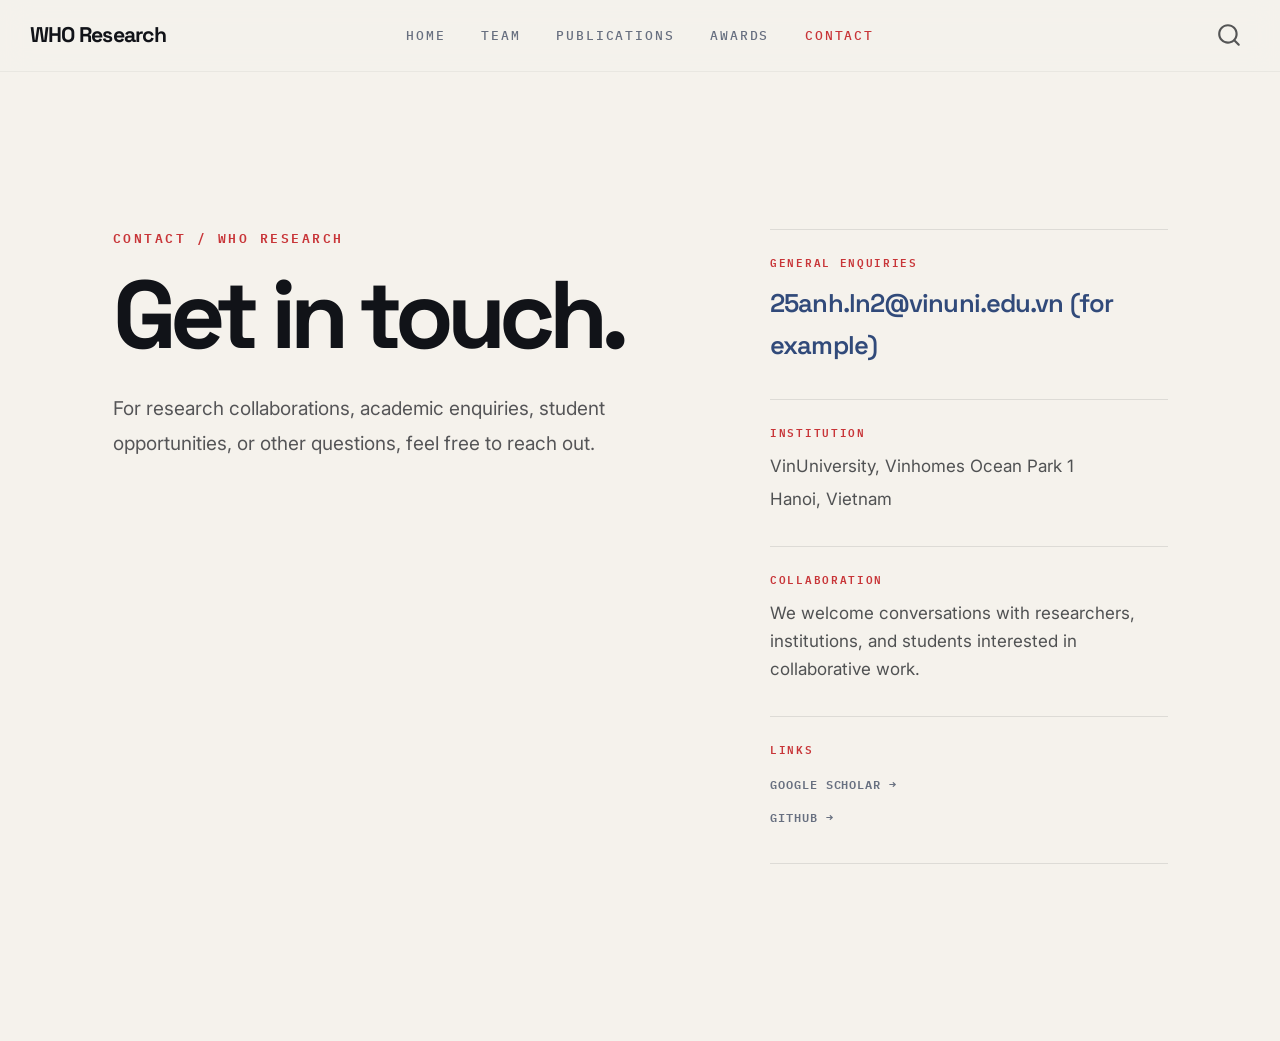
<file: contact.html>
<!DOCTYPE html>
<html xmlns="http://www.w3.org/1999/xhtml" lang="en" xml:lang="en"><head>

<meta charset="utf-8">
<meta name="generator" content="quarto-1.10.18">

<meta name="viewport" content="width=device-width, initial-scale=1.0, user-scalable=yes">


<title>contact – WHO Research</title>
<style>
/* Default styles provided by pandoc.
** See https://pandoc.org/MANUAL.html#variables-for-html for config info.
*/
span.smallcaps{font-variant: small-caps;}
div.columns{display: flex; gap: 1.5em;}
div.column{flex: auto;}
@media screen {
div.columns{gap: min(4vw, 1.5em);}
div.column{overflow-x: auto;}
}
div.hanging-indent{margin-left: 1.5em; text-indent: -1.5em;}
ul.task-list{list-style: none;}
ul.task-list li input[type="checkbox"] {
  width: 0.8em;
  margin: 0 0.8em 0.2em -1em; /* quarto-specific, see https://github.com/quarto-dev/quarto-cli/issues/4556 */ 
  vertical-align: middle;
}
</style>


<script src="site_libs/quarto-nav/quarto-nav.js"></script>
<script src="site_libs/quarto-nav/headroom.min.js"></script>
<script src="site_libs/clipboard/clipboard.min.js"></script>
<script src="site_libs/quarto-search/autocomplete.umd.js"></script>
<script src="site_libs/quarto-search/fuse.min.js"></script>
<script src="site_libs/quarto-search/quarto-search.js"></script>
<meta name="quarto:offset" content="./">
<script src="site_libs/quarto-html/quarto.js" type="module"></script>
<script src="site_libs/quarto-html/tabsets/tabsets.js" type="module"></script>
<script src="site_libs/quarto-html/popper.min.js"></script>
<script src="site_libs/quarto-html/tippy.umd.min.js"></script>
<script src="site_libs/quarto-html/anchor.min.js"></script>
<link href="site_libs/quarto-html/tippy.css" rel="stylesheet">
<link href="site_libs/quarto-html/quarto-syntax-highlighting-64a204ab8560d761af7679ceaba22944.css" rel="stylesheet" id="quarto-text-highlighting-styles">
<script src="site_libs/bootstrap/bootstrap.min.js"></script>
<link href="site_libs/bootstrap/bootstrap-icons.css" rel="stylesheet">
<link href="site_libs/bootstrap/bootstrap-445b8638c3d06994fee0907d791121c4.min.css" rel="stylesheet" append-hash="true" id="quarto-bootstrap" data-mode="light">
<script id="quarto-search-options" type="application/json">{
  "location": "navbar",
  "copy-button": false,
  "collapse-after": 3,
  "panel-placement": "end",
  "type": "overlay",
  "limit": 50,
  "keyboard-shortcut": [
    "f",
    "/",
    "s"
  ],
  "show-item-context": false,
  "language": {
    "search-no-results-text": "No results",
    "search-matching-documents-text": "matching documents",
    "search-copy-link-title": "Copy link to search",
    "search-hide-matches-text": "Hide additional matches",
    "search-more-match-text": "more match in this document",
    "search-more-matches-text": "more matches in this document",
    "search-clear-button-title": "Clear",
    "search-text-placeholder": "",
    "search-detached-cancel-button-title": "Cancel",
    "search-submit-button-title": "Submit",
    "search-label": "Search"
  }
}</script>


<link rel="stylesheet" href="styles.css">
</head>

<body class="nav-fixed quarto-light">

<div id="quarto-search-results"></div>
  <header id="quarto-header" class="headroom fixed-top">
    <nav class="navbar navbar-expand-lg " data-bs-theme="dark">
      <div class="navbar-container container-fluid">
      <div class="navbar-brand-container mx-auto">
    <a class="navbar-brand" href="./index.html">
    <span class="navbar-title">WHO Research</span>
    </a>
  </div>
            <div id="quarto-search" class="" title="Search"></div>
          <button class="navbar-toggler" type="button" data-bs-toggle="collapse" data-bs-target="#navbarCollapse" aria-controls="navbarCollapse" role="menu" aria-expanded="false" aria-label="Toggle navigation" onclick="if (window.quartoToggleHeadroom) { window.quartoToggleHeadroom(); }">
  <span class="navbar-toggler-icon"></span>
</button>
          <div class="collapse navbar-collapse" id="navbarCollapse">
            <ul class="navbar-nav navbar-nav-scroll me-auto">
  <li class="nav-item">
    <a class="nav-link" href="./index.html"> 
<span class="menu-text">Home</span></a>
  </li>  
  <li class="nav-item">
    <a class="nav-link" href="./team.html"> 
<span class="menu-text">Team</span></a>
  </li>  
  <li class="nav-item">
    <a class="nav-link" href="./publications.html"> 
<span class="menu-text">Publications</span></a>
  </li>  
  <li class="nav-item">
    <a class="nav-link" href="./awards.html"> 
<span class="menu-text">Awards</span></a>
  </li>  
  <li class="nav-item">
    <a class="nav-link active" href="./contact.html" aria-current="page"> 
<span class="menu-text">Contact</span></a>
  </li>  
</ul>
          </div> <!-- /navcollapse -->
            <div class="quarto-navbar-tools">
</div>
      </div> <!-- /container-fluid -->
    </nav>
</header>
<!-- content -->
<div id="quarto-content" class="quarto-container page-columns page-rows-contents page-layout-full page-navbar">
<!-- sidebar -->
<!-- margin-sidebar -->
    
<!-- main -->
<main class="content column-page" id="quarto-document-content"><header id="title-block-header" class="quarto-title-block"></header>




<div class="contact-page">
<div class="contact-layout">
<div class="contact-left">
<div class="contact-kicker">
<p>CONTACT / WHO RESEARCH</p>
</div>
<section id="get-in-touch." class="level1">
<h1>Get in touch.</h1>
<div class="contact-intro">
<p>For research collaborations, academic enquiries, student opportunities, or other questions, feel free to reach out.</p>
</div>
</section>
</div>
<div class="contact-right">
<div class="contact-item">
<div class="contact-label">
<p>GENERAL ENQUIRIES</p>
</div>
<p><a href="mailto:research@vinuni.edu.vn" class="contact-main-link">25anh.ln2@vinuni.edu.vn (for example)</a></p>
</div>
<div class="contact-item">
<div class="contact-label">
<p>INSTITUTION</p>
</div>
<p>VinUniversity, Vinhomes Ocean Park 1</p>
<p>Hanoi, Vietnam</p>
</div>
<div class="contact-item">
<div class="contact-label">
<p>COLLABORATION</p>
</div>
<p>We welcome conversations with researchers, institutions, and students interested in collaborative work.</p>
</div>
<div class="contact-item">
<div class="contact-label">
<p>LINKS</p>
</div>
<p><a href="#" class="contact-small-link">Google Scholar →</a></p>
<p><a href="https://nasabiii.github.io/WHO-Research/" class="contact-small-link">GitHub →</a></p>
</div>
</div>
</div>
</div>



</main> <!-- /main -->
<script id="quarto-html-after-body" type="application/javascript">
  window.document.addEventListener("DOMContentLoaded", function (event) {
    const icon = "";
    const anchorJS = new window.AnchorJS();
    anchorJS.options = {
      placement: 'right',
      icon: icon
    };
    anchorJS.add('.anchored');
    const isCodeAnnotation = (el) => {
      for (const clz of el.classList) {
        if (clz.startsWith('code-annotation-')) {                     
          return true;
        }
      }
      return false;
    }
    const onCopySuccess = function(e) {
      // button target
      const button = e.trigger;
      // don't keep focus
      button.blur();
      // flash "checked"
      button.classList.add('code-copy-button-checked');
      var currentTitle = button.getAttribute("title");
      button.setAttribute("title", "Copied!");
      let tooltip;
      if (window.bootstrap) {
        button.setAttribute("data-bs-toggle", "tooltip");
        button.setAttribute("data-bs-placement", "left");
        button.setAttribute("data-bs-title", "Copied!");
        tooltip = new bootstrap.Tooltip(button, 
          { trigger: "manual", 
            customClass: "code-copy-button-tooltip",
            offset: [0, -8]});
        tooltip.show();    
      }
      setTimeout(function() {
        if (tooltip) {
          tooltip.hide();
          button.removeAttribute("data-bs-title");
          button.removeAttribute("data-bs-toggle");
          button.removeAttribute("data-bs-placement");
        }
        button.setAttribute("title", currentTitle);
        button.classList.remove('code-copy-button-checked');
      }, 1000);
      // clear code selection
      e.clearSelection();
    }
    const getTextToCopy = function(trigger) {
      const outerScaffold = trigger.parentElement.cloneNode(true);
      const codeEl = outerScaffold.querySelector('code');
      for (const childEl of codeEl.children) {
        if (isCodeAnnotation(childEl)) {
          childEl.remove();
        }
      }
      return codeEl.innerText;
    }
    const clipboard = new window.ClipboardJS('.code-copy-button:not([data-in-quarto-modal])', {
      text: getTextToCopy
    });
    clipboard.on('success', onCopySuccess);
    if (window.document.getElementById('quarto-embedded-source-code-modal')) {
      const clipboardModal = new window.ClipboardJS('.code-copy-button[data-in-quarto-modal]', {
        text: getTextToCopy,
        container: window.document.getElementById('quarto-embedded-source-code-modal')
      });
      clipboardModal.on('success', onCopySuccess);
    }
      var localhostRegex = new RegExp(/^(?:http|https):\/\/localhost\:?[0-9]*\//);
      var mailtoRegex = new RegExp(/^mailto:/);
        var filterRegex = new RegExp("https:\/\/nasabiii\.github\.io\/WHO-Research\/");
      var isInternal = (href) => {
          return filterRegex.test(href) || localhostRegex.test(href) || mailtoRegex.test(href);
      }
      // Inspect non-navigation links and adorn them if external
     var links = window.document.querySelectorAll('a[href]:not(.nav-link):not(.navbar-brand):not(.toc-action):not(.sidebar-link):not(.sidebar-item-toggle):not(.pagination-link):not(.no-external):not([aria-hidden]):not(.dropdown-item):not(.quarto-navigation-tool):not(.about-link)');
      for (var i=0; i<links.length; i++) {
        const link = links[i];
        if (!isInternal(link.href)) {
          // undo the damage that might have been done by quarto-nav.js in the case of
          // links that we want to consider external
          if (link.dataset.originalHref !== undefined) {
            link.href = link.dataset.originalHref;
          }
        }
      }
    function tippyHover(el, contentFn, onTriggerFn, onUntriggerFn) {
      const config = {
        allowHTML: true,
        maxWidth: 500,
        delay: 100,
        arrow: false,
        appendTo: function(el) {
            return el.parentElement;
        },
        interactive: true,
        interactiveBorder: 10,
        theme: 'quarto',
        placement: 'bottom-start',
      };
      if (contentFn) {
        config.content = contentFn;
      }
      if (onTriggerFn) {
        config.onTrigger = onTriggerFn;
      }
      if (onUntriggerFn) {
        config.onUntrigger = onUntriggerFn;
      }
      window.tippy(el, config); 
    }
    const noterefs = window.document.querySelectorAll('a[role="doc-noteref"]');
    for (var i=0; i<noterefs.length; i++) {
      const ref = noterefs[i];
      tippyHover(ref, function() {
        // use id or data attribute instead here
        let href = ref.getAttribute('data-footnote-href') || ref.getAttribute('href');
        try { href = new URL(href).hash; } catch {}
        const id = href.replace(/^#\/?/, "");
        const note = window.document.getElementById(id);
        if (note) {
          return note.innerHTML;
        } else {
          return "";
        }
      });
    }
    const xrefs = window.document.querySelectorAll('a.quarto-xref');
    const processXRef = (id, note) => {
      // Strip column container classes
      const stripColumnClz = (el) => {
        el.classList.remove("page-full", "page-columns");
        if (el.children) {
          for (const child of el.children) {
            stripColumnClz(child);
          }
        }
      }
      stripColumnClz(note)
      if (id === null || id.startsWith('sec-')) {
        // Special case sections, only their first couple elements
        const container = document.createElement("div");
        if (note.children && note.children.length > 2) {
          container.appendChild(note.children[0].cloneNode(true));
          for (let i = 1; i < note.children.length; i++) {
            const child = note.children[i];
            if (child.tagName === "P" && child.innerText === "") {
              continue;
            } else {
              container.appendChild(child.cloneNode(true));
              break;
            }
          }
          if (window.Quarto?.typesetMath) {
            window.Quarto.typesetMath(container);
          }
          return container.innerHTML
        } else {
          if (window.Quarto?.typesetMath) {
            window.Quarto.typesetMath(note);
          }
          return note.innerHTML;
        }
      } else {
        // Remove any anchor links if they are present
        const anchorLink = note.querySelector('a.anchorjs-link');
        if (anchorLink) {
          anchorLink.remove();
        }
        if (window.Quarto?.typesetMath) {
          window.Quarto.typesetMath(note);
        }
        if (note.classList.contains("callout")) {
          return note.outerHTML;
        } else {
          return note.innerHTML;
        }
      }
    }
    for (var i=0; i<xrefs.length; i++) {
      const xref = xrefs[i];
      tippyHover(xref, undefined, function(instance) {
        instance.disable();
        let url = xref.getAttribute('href');
        let hash = undefined; 
        if (url.startsWith('#')) {
          hash = url;
        } else {
          try { hash = new URL(url).hash; } catch {}
        }
        if (hash) {
          const id = hash.replace(/^#\/?/, "");
          const note = window.document.getElementById(id);
          if (note !== null) {
            try {
              const html = processXRef(id, note.cloneNode(true));
              instance.setContent(html);
            } finally {
              instance.enable();
              instance.show();
            }
          } else {
            // See if we can fetch this
            fetch(url.split('#')[0])
            .then(res => res.text())
            .then(html => {
              const parser = new DOMParser();
              const htmlDoc = parser.parseFromString(html, "text/html");
              const note = htmlDoc.getElementById(id);
              if (note !== null) {
                const html = processXRef(id, note);
                instance.setContent(html);
              } 
            }).finally(() => {
              instance.enable();
              instance.show();
            });
          }
        } else {
          // See if we can fetch a full url (with no hash to target)
          // This is a special case and we should probably do some content thinning / targeting
          fetch(url)
          .then(res => res.text())
          .then(html => {
            const parser = new DOMParser();
            const htmlDoc = parser.parseFromString(html, "text/html");
            const note = htmlDoc.querySelector('main.content');
            if (note !== null) {
              // This should only happen for chapter cross references
              // (since there is no id in the URL)
              // remove the first header
              if (note.children.length > 0 && note.children[0].tagName === "HEADER") {
                note.children[0].remove();
              }
              const html = processXRef(null, note);
              instance.setContent(html);
            } 
          }).finally(() => {
            instance.enable();
            instance.show();
          });
        }
      }, function(instance) {
      });
    }
        let selectedAnnoteEl;
        const selectorForAnnotation = ( cell, annotation) => {
          let cellAttr = 'data-code-cell="' + cell + '"';
          let lineAttr = 'data-code-annotation="' +  annotation + '"';
          const selector = 'span[' + cellAttr + '][' + lineAttr + ']';
          return selector;
        }
        const selectCodeLines = (annoteEl) => {
          const doc = window.document;
          const targetCell = annoteEl.getAttribute("data-target-cell");
          const targetAnnotation = annoteEl.getAttribute("data-target-annotation");
          const annoteSpan = window.document.querySelector(selectorForAnnotation(targetCell, targetAnnotation));
          const lines = annoteSpan.getAttribute("data-code-lines").split(",");
          const lineIds = lines.map((line) => {
            return targetCell + "-" + line;
          })
          let top = null;
          let height = null;
          let parent = null;
          if (lineIds.length > 0) {
              //compute the position of the single el (top and bottom and make a div)
              const el = window.document.getElementById(lineIds[0]);
              top = el.offsetTop;
              height = el.offsetHeight;
              parent = el.parentElement.parentElement;
            if (lineIds.length > 1) {
              const lastEl = window.document.getElementById(lineIds[lineIds.length - 1]);
              const bottom = lastEl.offsetTop + lastEl.offsetHeight;
              height = bottom - top;
            }
            if (top !== null && height !== null && parent !== null) {
              // cook up a div (if necessary) and position it 
              let div = window.document.getElementById("code-annotation-line-highlight");
              if (div === null) {
                div = window.document.createElement("div");
                div.setAttribute("id", "code-annotation-line-highlight");
                div.style.position = 'absolute';
                parent.appendChild(div);
              }
              div.style.top = top - 2 + "px";
              div.style.height = height + 4 + "px";
              div.style.left = 0;
              let gutterDiv = window.document.getElementById("code-annotation-line-highlight-gutter");
              if (gutterDiv === null) {
                gutterDiv = window.document.createElement("div");
                gutterDiv.setAttribute("id", "code-annotation-line-highlight-gutter");
                gutterDiv.style.position = 'absolute';
                const codeCell = window.document.getElementById(targetCell);
                const gutter = codeCell.querySelector('.code-annotation-gutter');
                gutter.appendChild(gutterDiv);
              }
              gutterDiv.style.top = top - 2 + "px";
              gutterDiv.style.height = height + 4 + "px";
            }
            selectedAnnoteEl = annoteEl;
          }
        };
        const unselectCodeLines = () => {
          const elementsIds = ["code-annotation-line-highlight", "code-annotation-line-highlight-gutter"];
          elementsIds.forEach((elId) => {
            const div = window.document.getElementById(elId);
            if (div) {
              div.remove();
            }
          });
          selectedAnnoteEl = undefined;
        };
          // Handle positioning of the toggle
      window.addEventListener(
        "resize",
        throttle(() => {
          elRect = undefined;
          if (selectedAnnoteEl) {
            selectCodeLines(selectedAnnoteEl);
          }
        }, 10)
      );
      function throttle(fn, ms) {
      let throttle = false;
      let timer;
        return (...args) => {
          if(!throttle) { // first call gets through
              fn.apply(this, args);
              throttle = true;
          } else { // all the others get throttled
              if(timer) clearTimeout(timer); // cancel #2
              timer = setTimeout(() => {
                fn.apply(this, args);
                timer = throttle = false;
              }, ms);
          }
        };
      }
        // Attach click handler to the DT
        const annoteDls = window.document.querySelectorAll('dt[data-target-cell]');
        for (const annoteDlNode of annoteDls) {
          annoteDlNode.addEventListener('click', (event) => {
            const clickedEl = event.target;
            if (clickedEl !== selectedAnnoteEl) {
              unselectCodeLines();
              const activeEl = window.document.querySelector('dt[data-target-cell].code-annotation-active');
              if (activeEl) {
                activeEl.classList.remove('code-annotation-active');
              }
              selectCodeLines(clickedEl);
              clickedEl.classList.add('code-annotation-active');
            } else {
              // Unselect the line
              unselectCodeLines();
              clickedEl.classList.remove('code-annotation-active');
            }
          });
        }
    const findCites = (el) => {
      const parentEl = el.parentElement;
      if (parentEl) {
        const cites = parentEl.dataset.cites;
        if (cites) {
          return {
            el,
            cites: cites.split(' ')
          };
        } else {
          return findCites(el.parentElement)
        }
      } else {
        return undefined;
      }
    };
    var bibliorefs = window.document.querySelectorAll('a[role="doc-biblioref"]');
    for (var i=0; i<bibliorefs.length; i++) {
      const ref = bibliorefs[i];
      const citeInfo = findCites(ref);
      if (citeInfo) {
        tippyHover(citeInfo.el, function() {
          var popup = window.document.createElement('div');
          citeInfo.cites.forEach(function(cite) {
            var citeDiv = window.document.createElement('div');
            citeDiv.classList.add('hanging-indent');
            citeDiv.classList.add('csl-entry');
            var biblioDiv = window.document.getElementById('ref-' + cite);
            if (biblioDiv) {
              citeDiv.innerHTML = biblioDiv.innerHTML;
            }
            popup.appendChild(citeDiv);
          });
          return popup.innerHTML;
        });
      }
    }
  });
  </script>
</div> <!-- /content -->




</body></html>
</file>
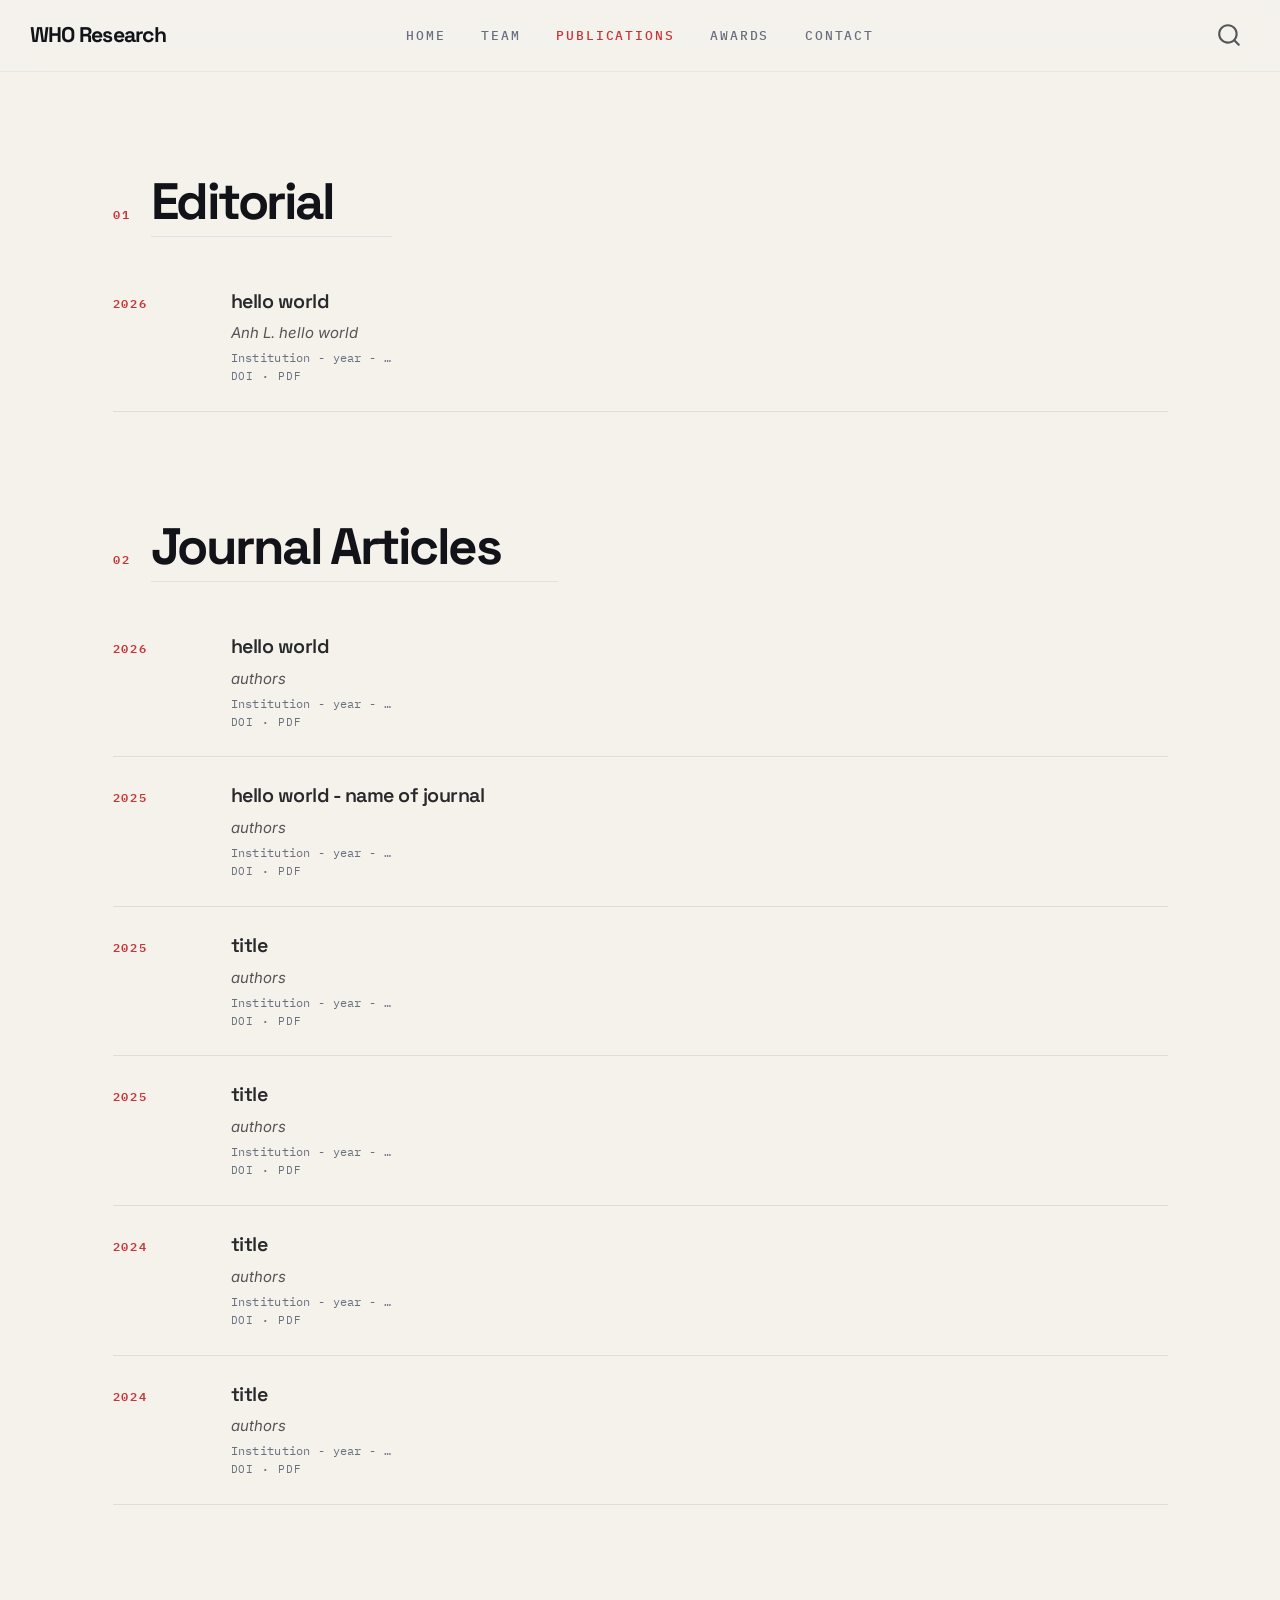
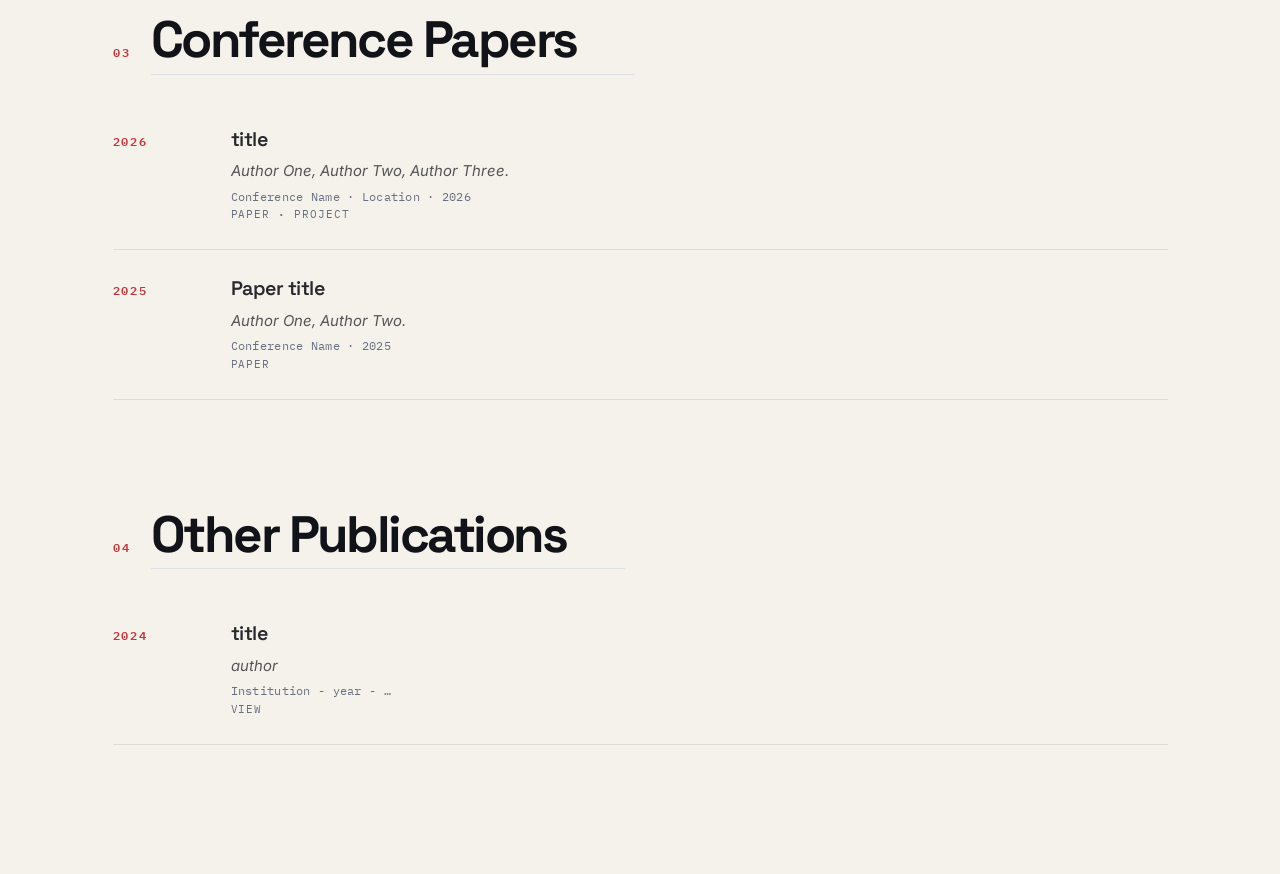
<file: publications.html>
<!DOCTYPE html>
<html xmlns="http://www.w3.org/1999/xhtml" lang="en" xml:lang="en"><head>

<meta charset="utf-8">
<meta name="generator" content="quarto-1.10.18">

<meta name="viewport" content="width=device-width, initial-scale=1.0, user-scalable=yes">


<title>publications – WHO Research</title>
<style>
/* Default styles provided by pandoc.
** See https://pandoc.org/MANUAL.html#variables-for-html for config info.
*/
span.smallcaps{font-variant: small-caps;}
div.columns{display: flex; gap: 1.5em;}
div.column{flex: auto;}
@media screen {
div.columns{gap: min(4vw, 1.5em);}
div.column{overflow-x: auto;}
}
div.hanging-indent{margin-left: 1.5em; text-indent: -1.5em;}
ul.task-list{list-style: none;}
ul.task-list li input[type="checkbox"] {
  width: 0.8em;
  margin: 0 0.8em 0.2em -1em; /* quarto-specific, see https://github.com/quarto-dev/quarto-cli/issues/4556 */ 
  vertical-align: middle;
}
</style>


<script src="site_libs/quarto-nav/quarto-nav.js"></script>
<script src="site_libs/quarto-nav/headroom.min.js"></script>
<script src="site_libs/clipboard/clipboard.min.js"></script>
<script src="site_libs/quarto-search/autocomplete.umd.js"></script>
<script src="site_libs/quarto-search/fuse.min.js"></script>
<script src="site_libs/quarto-search/quarto-search.js"></script>
<meta name="quarto:offset" content="./">
<script src="site_libs/quarto-html/quarto.js" type="module"></script>
<script src="site_libs/quarto-html/tabsets/tabsets.js" type="module"></script>
<script src="site_libs/quarto-html/popper.min.js"></script>
<script src="site_libs/quarto-html/tippy.umd.min.js"></script>
<script src="site_libs/quarto-html/anchor.min.js"></script>
<link href="site_libs/quarto-html/tippy.css" rel="stylesheet">
<link href="site_libs/quarto-html/quarto-syntax-highlighting-64a204ab8560d761af7679ceaba22944.css" rel="stylesheet" id="quarto-text-highlighting-styles">
<script src="site_libs/bootstrap/bootstrap.min.js"></script>
<link href="site_libs/bootstrap/bootstrap-icons.css" rel="stylesheet">
<link href="site_libs/bootstrap/bootstrap-445b8638c3d06994fee0907d791121c4.min.css" rel="stylesheet" append-hash="true" id="quarto-bootstrap" data-mode="light">
<script id="quarto-search-options" type="application/json">{
  "location": "navbar",
  "copy-button": false,
  "collapse-after": 3,
  "panel-placement": "end",
  "type": "overlay",
  "limit": 50,
  "keyboard-shortcut": [
    "f",
    "/",
    "s"
  ],
  "show-item-context": false,
  "language": {
    "search-no-results-text": "No results",
    "search-matching-documents-text": "matching documents",
    "search-copy-link-title": "Copy link to search",
    "search-hide-matches-text": "Hide additional matches",
    "search-more-match-text": "more match in this document",
    "search-more-matches-text": "more matches in this document",
    "search-clear-button-title": "Clear",
    "search-text-placeholder": "",
    "search-detached-cancel-button-title": "Cancel",
    "search-submit-button-title": "Submit",
    "search-label": "Search"
  }
}</script>


<link rel="stylesheet" href="styles.css">
</head>

<body class="nav-fixed quarto-light">

<div id="quarto-search-results"></div>
  <header id="quarto-header" class="headroom fixed-top">
    <nav class="navbar navbar-expand-lg " data-bs-theme="dark">
      <div class="navbar-container container-fluid">
      <div class="navbar-brand-container mx-auto">
    <a class="navbar-brand" href="./index.html">
    <span class="navbar-title">WHO Research</span>
    </a>
  </div>
            <div id="quarto-search" class="" title="Search"></div>
          <button class="navbar-toggler" type="button" data-bs-toggle="collapse" data-bs-target="#navbarCollapse" aria-controls="navbarCollapse" role="menu" aria-expanded="false" aria-label="Toggle navigation" onclick="if (window.quartoToggleHeadroom) { window.quartoToggleHeadroom(); }">
  <span class="navbar-toggler-icon"></span>
</button>
          <div class="collapse navbar-collapse" id="navbarCollapse">
            <ul class="navbar-nav navbar-nav-scroll me-auto">
  <li class="nav-item">
    <a class="nav-link" href="./index.html"> 
<span class="menu-text">Home</span></a>
  </li>  
  <li class="nav-item">
    <a class="nav-link" href="./team.html"> 
<span class="menu-text">Team</span></a>
  </li>  
  <li class="nav-item">
    <a class="nav-link active" href="./publications.html" aria-current="page"> 
<span class="menu-text">Publications</span></a>
  </li>  
  <li class="nav-item">
    <a class="nav-link" href="./awards.html"> 
<span class="menu-text">Awards</span></a>
  </li>  
  <li class="nav-item">
    <a class="nav-link" href="./contact.html"> 
<span class="menu-text">Contact</span></a>
  </li>  
</ul>
          </div> <!-- /navcollapse -->
            <div class="quarto-navbar-tools">
</div>
      </div> <!-- /container-fluid -->
    </nav>
</header>
<!-- content -->
<div id="quarto-content" class="quarto-container page-columns page-rows-contents page-layout-full page-navbar">
<!-- sidebar -->
<!-- margin-sidebar -->
    
<!-- main -->
<main class="content column-page" id="quarto-document-content"><header id="title-block-header" class="quarto-title-block"></header>




<div class="publications-page">
<div class="publication-group">
<div class="publication-group-heading">
<div class="publication-group-number">
<p>01</p>
</div>
<section id="editorial" class="level2">
<h2 class="anchored" data-anchor-id="editorial">Editorial</h2>
</section>
</div>
<div class="publication-list">
<div class="publication-item">
<div class="publication-year">
<p>2026</p>
</div>
<section id="hello-world" class="level3">
<h3 class="anchored" data-anchor-id="hello-world">hello world</h3>
<div class="publication-authors">
<p>Anh L. hello world</p>
</div>
<div class="publication-meta">
<p>Institution - year - …</p>
</div>
<div class="publication-links">
<p><a href="https://doi.org/">DOI</a> · <a href="#">PDF</a></p>
</div>
</section>
</div>
</div>
</div>
<div class="publication-group">
<div class="publication-group-heading">
<div class="publication-group-number">
<p>02</p>
</div>
<section id="journal-articles" class="level2">
<h2 class="anchored" data-anchor-id="journal-articles">Journal Articles</h2>
</section>
</div>
<div class="publication-list">
<div class="publication-item">
<div class="publication-year">
<p>2026</p>
</div>
<section id="hello-world-1" class="level3">
<h3 class="anchored" data-anchor-id="hello-world-1">hello world</h3>
<div class="publication-authors">
<p>authors</p>
</div>
<div class="publication-meta">
<p>Institution - year - …</p>
</div>
<div class="publication-links">
<p><a href="https://doi.org/">DOI</a> · <a href="#">PDF</a></p>
</div>
</section>
</div>
<div class="publication-item">
<div class="publication-year">
<p>2025</p>
</div>
<section id="hello-world---name-of-journal" class="level3">
<h3 class="anchored" data-anchor-id="hello-world---name-of-journal">hello world - name of journal</h3>
<div class="publication-authors">
<p>authors <sub></sub></p>
</div>
<div class="publication-meta">
<p>Institution - year - …</p>
</div>
<div class="publication-links">
<p><a href="https://doi.org/">DOI</a> · <a href="#">PDF</a></p>
</div>
</section>
</div>
<div class="publication-item">
<div class="publication-year">
<p>2025</p>
</div>
<section id="title" class="level3">
<h3 class="anchored" data-anchor-id="title">title</h3>
<div class="publication-authors">
<p>authors</p>
</div>
<div class="publication-meta">
<p>Institution - year - …</p>
</div>
<div class="publication-links">
<p><a href="https://doi.org/">DOI</a> · <a href="#">PDF</a></p>
</div>
</section>
</div>
<div class="publication-item">
<div class="publication-year">
<p>2025</p>
</div>
<section id="title-1" class="level3">
<h3 class="anchored" data-anchor-id="title-1">title</h3>
<div class="publication-authors">
<p>authors</p>
</div>
<div class="publication-meta">
<p>Institution - year - …</p>
</div>
<div class="publication-links">
<p><a href="https://doi.org/">DOI</a> · <a href="#">PDF</a></p>
</div>
</section>
</div>
<div class="publication-item">
<div class="publication-year">
<p>2024</p>
</div>
<section id="title-2" class="level3">
<h3 class="anchored" data-anchor-id="title-2">title</h3>
<div class="publication-authors">
<p>authors</p>
</div>
<div class="publication-meta">
<p>Institution - year - …</p>
</div>
<div class="publication-links">
<p><a href="https://doi.org/">DOI</a> · <a href="#">PDF</a></p>
</div>
</section>
</div>
<div class="publication-item">
<div class="publication-year">
<p>2024</p>
</div>
<section id="title-3" class="level3">
<h3 class="anchored" data-anchor-id="title-3">title</h3>
<div class="publication-authors">
<p>authors</p>
</div>
<div class="publication-meta">
<p>Institution - year - …</p>
</div>
<div class="publication-links">
<p><a href="https://doi.org/">DOI</a> · <a href="#">PDF</a></p>
</div>
</section>
</div>
</div>
</div>
<div class="publication-group">
<div class="publication-group-heading">
<div class="publication-group-number">
<p>03</p>
</div>
<section id="conference-papers" class="level2">
<h2 class="anchored" data-anchor-id="conference-papers">Conference Papers</h2>
</section>
</div>
<div class="publication-list">
<div class="publication-item">
<div class="publication-year">
<p>2026</p>
</div>
<section id="title-4" class="level3">
<h3 class="anchored" data-anchor-id="title-4">title</h3>
<div class="publication-authors">
<p>Author One, Author Two, Author Three.</p>
</div>
<div class="publication-meta">
<p>Conference Name · Location · 2026</p>
</div>
<div class="publication-links">
<p><a href="#">PAPER</a> · <a href="#">PROJECT</a></p>
</div>
</section>
</div>
<div class="publication-item">
<div class="publication-year">
<p>2025</p>
</div>
<section id="paper-title" class="level3">
<h3 class="anchored" data-anchor-id="paper-title">Paper title</h3>
<div class="publication-authors">
<p>Author One, Author Two.</p>
</div>
<div class="publication-meta">
<p>Conference Name · 2025</p>
</div>
<div class="publication-links">
<p><a href="#">PAPER</a></p>
</div>
</section>
</div>
</div>
</div>
<div class="publication-group">
<div class="publication-group-heading">
<div class="publication-group-number">
<p>04</p>
</div>
<section id="other-publications" class="level2">
<h2 class="anchored" data-anchor-id="other-publications">Other Publications</h2>
</section>
</div>
<div class="publication-list">
<div class="publication-item">
<div class="publication-year">
<p>2024</p>
</div>
<section id="title-5" class="level3">
<h3 class="anchored" data-anchor-id="title-5">title</h3>
<div class="publication-authors">
<p>author</p>
</div>
<div class="publication-meta">
<p>Institution - year - …</p>
</div>
<div class="publication-links">
<p><a href="#">VIEW</a></p>
</div>
</section>
</div>
</div>
</div>
</div>



</main> <!-- /main -->
<script id="quarto-html-after-body" type="application/javascript">
  window.document.addEventListener("DOMContentLoaded", function (event) {
    const icon = "";
    const anchorJS = new window.AnchorJS();
    anchorJS.options = {
      placement: 'right',
      icon: icon
    };
    anchorJS.add('.anchored');
    const isCodeAnnotation = (el) => {
      for (const clz of el.classList) {
        if (clz.startsWith('code-annotation-')) {                     
          return true;
        }
      }
      return false;
    }
    const onCopySuccess = function(e) {
      // button target
      const button = e.trigger;
      // don't keep focus
      button.blur();
      // flash "checked"
      button.classList.add('code-copy-button-checked');
      var currentTitle = button.getAttribute("title");
      button.setAttribute("title", "Copied!");
      let tooltip;
      if (window.bootstrap) {
        button.setAttribute("data-bs-toggle", "tooltip");
        button.setAttribute("data-bs-placement", "left");
        button.setAttribute("data-bs-title", "Copied!");
        tooltip = new bootstrap.Tooltip(button, 
          { trigger: "manual", 
            customClass: "code-copy-button-tooltip",
            offset: [0, -8]});
        tooltip.show();    
      }
      setTimeout(function() {
        if (tooltip) {
          tooltip.hide();
          button.removeAttribute("data-bs-title");
          button.removeAttribute("data-bs-toggle");
          button.removeAttribute("data-bs-placement");
        }
        button.setAttribute("title", currentTitle);
        button.classList.remove('code-copy-button-checked');
      }, 1000);
      // clear code selection
      e.clearSelection();
    }
    const getTextToCopy = function(trigger) {
      const outerScaffold = trigger.parentElement.cloneNode(true);
      const codeEl = outerScaffold.querySelector('code');
      for (const childEl of codeEl.children) {
        if (isCodeAnnotation(childEl)) {
          childEl.remove();
        }
      }
      return codeEl.innerText;
    }
    const clipboard = new window.ClipboardJS('.code-copy-button:not([data-in-quarto-modal])', {
      text: getTextToCopy
    });
    clipboard.on('success', onCopySuccess);
    if (window.document.getElementById('quarto-embedded-source-code-modal')) {
      const clipboardModal = new window.ClipboardJS('.code-copy-button[data-in-quarto-modal]', {
        text: getTextToCopy,
        container: window.document.getElementById('quarto-embedded-source-code-modal')
      });
      clipboardModal.on('success', onCopySuccess);
    }
      var localhostRegex = new RegExp(/^(?:http|https):\/\/localhost\:?[0-9]*\//);
      var mailtoRegex = new RegExp(/^mailto:/);
        var filterRegex = new RegExp("https:\/\/nasabiii\.github\.io\/WHO-Research\/");
      var isInternal = (href) => {
          return filterRegex.test(href) || localhostRegex.test(href) || mailtoRegex.test(href);
      }
      // Inspect non-navigation links and adorn them if external
     var links = window.document.querySelectorAll('a[href]:not(.nav-link):not(.navbar-brand):not(.toc-action):not(.sidebar-link):not(.sidebar-item-toggle):not(.pagination-link):not(.no-external):not([aria-hidden]):not(.dropdown-item):not(.quarto-navigation-tool):not(.about-link)');
      for (var i=0; i<links.length; i++) {
        const link = links[i];
        if (!isInternal(link.href)) {
          // undo the damage that might have been done by quarto-nav.js in the case of
          // links that we want to consider external
          if (link.dataset.originalHref !== undefined) {
            link.href = link.dataset.originalHref;
          }
        }
      }
    function tippyHover(el, contentFn, onTriggerFn, onUntriggerFn) {
      const config = {
        allowHTML: true,
        maxWidth: 500,
        delay: 100,
        arrow: false,
        appendTo: function(el) {
            return el.parentElement;
        },
        interactive: true,
        interactiveBorder: 10,
        theme: 'quarto',
        placement: 'bottom-start',
      };
      if (contentFn) {
        config.content = contentFn;
      }
      if (onTriggerFn) {
        config.onTrigger = onTriggerFn;
      }
      if (onUntriggerFn) {
        config.onUntrigger = onUntriggerFn;
      }
      window.tippy(el, config); 
    }
    const noterefs = window.document.querySelectorAll('a[role="doc-noteref"]');
    for (var i=0; i<noterefs.length; i++) {
      const ref = noterefs[i];
      tippyHover(ref, function() {
        // use id or data attribute instead here
        let href = ref.getAttribute('data-footnote-href') || ref.getAttribute('href');
        try { href = new URL(href).hash; } catch {}
        const id = href.replace(/^#\/?/, "");
        const note = window.document.getElementById(id);
        if (note) {
          return note.innerHTML;
        } else {
          return "";
        }
      });
    }
    const xrefs = window.document.querySelectorAll('a.quarto-xref');
    const processXRef = (id, note) => {
      // Strip column container classes
      const stripColumnClz = (el) => {
        el.classList.remove("page-full", "page-columns");
        if (el.children) {
          for (const child of el.children) {
            stripColumnClz(child);
          }
        }
      }
      stripColumnClz(note)
      if (id === null || id.startsWith('sec-')) {
        // Special case sections, only their first couple elements
        const container = document.createElement("div");
        if (note.children && note.children.length > 2) {
          container.appendChild(note.children[0].cloneNode(true));
          for (let i = 1; i < note.children.length; i++) {
            const child = note.children[i];
            if (child.tagName === "P" && child.innerText === "") {
              continue;
            } else {
              container.appendChild(child.cloneNode(true));
              break;
            }
          }
          if (window.Quarto?.typesetMath) {
            window.Quarto.typesetMath(container);
          }
          return container.innerHTML
        } else {
          if (window.Quarto?.typesetMath) {
            window.Quarto.typesetMath(note);
          }
          return note.innerHTML;
        }
      } else {
        // Remove any anchor links if they are present
        const anchorLink = note.querySelector('a.anchorjs-link');
        if (anchorLink) {
          anchorLink.remove();
        }
        if (window.Quarto?.typesetMath) {
          window.Quarto.typesetMath(note);
        }
        if (note.classList.contains("callout")) {
          return note.outerHTML;
        } else {
          return note.innerHTML;
        }
      }
    }
    for (var i=0; i<xrefs.length; i++) {
      const xref = xrefs[i];
      tippyHover(xref, undefined, function(instance) {
        instance.disable();
        let url = xref.getAttribute('href');
        let hash = undefined; 
        if (url.startsWith('#')) {
          hash = url;
        } else {
          try { hash = new URL(url).hash; } catch {}
        }
        if (hash) {
          const id = hash.replace(/^#\/?/, "");
          const note = window.document.getElementById(id);
          if (note !== null) {
            try {
              const html = processXRef(id, note.cloneNode(true));
              instance.setContent(html);
            } finally {
              instance.enable();
              instance.show();
            }
          } else {
            // See if we can fetch this
            fetch(url.split('#')[0])
            .then(res => res.text())
            .then(html => {
              const parser = new DOMParser();
              const htmlDoc = parser.parseFromString(html, "text/html");
              const note = htmlDoc.getElementById(id);
              if (note !== null) {
                const html = processXRef(id, note);
                instance.setContent(html);
              } 
            }).finally(() => {
              instance.enable();
              instance.show();
            });
          }
        } else {
          // See if we can fetch a full url (with no hash to target)
          // This is a special case and we should probably do some content thinning / targeting
          fetch(url)
          .then(res => res.text())
          .then(html => {
            const parser = new DOMParser();
            const htmlDoc = parser.parseFromString(html, "text/html");
            const note = htmlDoc.querySelector('main.content');
            if (note !== null) {
              // This should only happen for chapter cross references
              // (since there is no id in the URL)
              // remove the first header
              if (note.children.length > 0 && note.children[0].tagName === "HEADER") {
                note.children[0].remove();
              }
              const html = processXRef(null, note);
              instance.setContent(html);
            } 
          }).finally(() => {
            instance.enable();
            instance.show();
          });
        }
      }, function(instance) {
      });
    }
        let selectedAnnoteEl;
        const selectorForAnnotation = ( cell, annotation) => {
          let cellAttr = 'data-code-cell="' + cell + '"';
          let lineAttr = 'data-code-annotation="' +  annotation + '"';
          const selector = 'span[' + cellAttr + '][' + lineAttr + ']';
          return selector;
        }
        const selectCodeLines = (annoteEl) => {
          const doc = window.document;
          const targetCell = annoteEl.getAttribute("data-target-cell");
          const targetAnnotation = annoteEl.getAttribute("data-target-annotation");
          const annoteSpan = window.document.querySelector(selectorForAnnotation(targetCell, targetAnnotation));
          const lines = annoteSpan.getAttribute("data-code-lines").split(",");
          const lineIds = lines.map((line) => {
            return targetCell + "-" + line;
          })
          let top = null;
          let height = null;
          let parent = null;
          if (lineIds.length > 0) {
              //compute the position of the single el (top and bottom and make a div)
              const el = window.document.getElementById(lineIds[0]);
              top = el.offsetTop;
              height = el.offsetHeight;
              parent = el.parentElement.parentElement;
            if (lineIds.length > 1) {
              const lastEl = window.document.getElementById(lineIds[lineIds.length - 1]);
              const bottom = lastEl.offsetTop + lastEl.offsetHeight;
              height = bottom - top;
            }
            if (top !== null && height !== null && parent !== null) {
              // cook up a div (if necessary) and position it 
              let div = window.document.getElementById("code-annotation-line-highlight");
              if (div === null) {
                div = window.document.createElement("div");
                div.setAttribute("id", "code-annotation-line-highlight");
                div.style.position = 'absolute';
                parent.appendChild(div);
              }
              div.style.top = top - 2 + "px";
              div.style.height = height + 4 + "px";
              div.style.left = 0;
              let gutterDiv = window.document.getElementById("code-annotation-line-highlight-gutter");
              if (gutterDiv === null) {
                gutterDiv = window.document.createElement("div");
                gutterDiv.setAttribute("id", "code-annotation-line-highlight-gutter");
                gutterDiv.style.position = 'absolute';
                const codeCell = window.document.getElementById(targetCell);
                const gutter = codeCell.querySelector('.code-annotation-gutter');
                gutter.appendChild(gutterDiv);
              }
              gutterDiv.style.top = top - 2 + "px";
              gutterDiv.style.height = height + 4 + "px";
            }
            selectedAnnoteEl = annoteEl;
          }
        };
        const unselectCodeLines = () => {
          const elementsIds = ["code-annotation-line-highlight", "code-annotation-line-highlight-gutter"];
          elementsIds.forEach((elId) => {
            const div = window.document.getElementById(elId);
            if (div) {
              div.remove();
            }
          });
          selectedAnnoteEl = undefined;
        };
          // Handle positioning of the toggle
      window.addEventListener(
        "resize",
        throttle(() => {
          elRect = undefined;
          if (selectedAnnoteEl) {
            selectCodeLines(selectedAnnoteEl);
          }
        }, 10)
      );
      function throttle(fn, ms) {
      let throttle = false;
      let timer;
        return (...args) => {
          if(!throttle) { // first call gets through
              fn.apply(this, args);
              throttle = true;
          } else { // all the others get throttled
              if(timer) clearTimeout(timer); // cancel #2
              timer = setTimeout(() => {
                fn.apply(this, args);
                timer = throttle = false;
              }, ms);
          }
        };
      }
        // Attach click handler to the DT
        const annoteDls = window.document.querySelectorAll('dt[data-target-cell]');
        for (const annoteDlNode of annoteDls) {
          annoteDlNode.addEventListener('click', (event) => {
            const clickedEl = event.target;
            if (clickedEl !== selectedAnnoteEl) {
              unselectCodeLines();
              const activeEl = window.document.querySelector('dt[data-target-cell].code-annotation-active');
              if (activeEl) {
                activeEl.classList.remove('code-annotation-active');
              }
              selectCodeLines(clickedEl);
              clickedEl.classList.add('code-annotation-active');
            } else {
              // Unselect the line
              unselectCodeLines();
              clickedEl.classList.remove('code-annotation-active');
            }
          });
        }
    const findCites = (el) => {
      const parentEl = el.parentElement;
      if (parentEl) {
        const cites = parentEl.dataset.cites;
        if (cites) {
          return {
            el,
            cites: cites.split(' ')
          };
        } else {
          return findCites(el.parentElement)
        }
      } else {
        return undefined;
      }
    };
    var bibliorefs = window.document.querySelectorAll('a[role="doc-biblioref"]');
    for (var i=0; i<bibliorefs.length; i++) {
      const ref = bibliorefs[i];
      const citeInfo = findCites(ref);
      if (citeInfo) {
        tippyHover(citeInfo.el, function() {
          var popup = window.document.createElement('div');
          citeInfo.cites.forEach(function(cite) {
            var citeDiv = window.document.createElement('div');
            citeDiv.classList.add('hanging-indent');
            citeDiv.classList.add('csl-entry');
            var biblioDiv = window.document.getElementById('ref-' + cite);
            if (biblioDiv) {
              citeDiv.innerHTML = biblioDiv.innerHTML;
            }
            popup.appendChild(citeDiv);
          });
          return popup.innerHTML;
        });
      }
    }
  });
  </script>
</div> <!-- /content -->




</body></html>
</file>
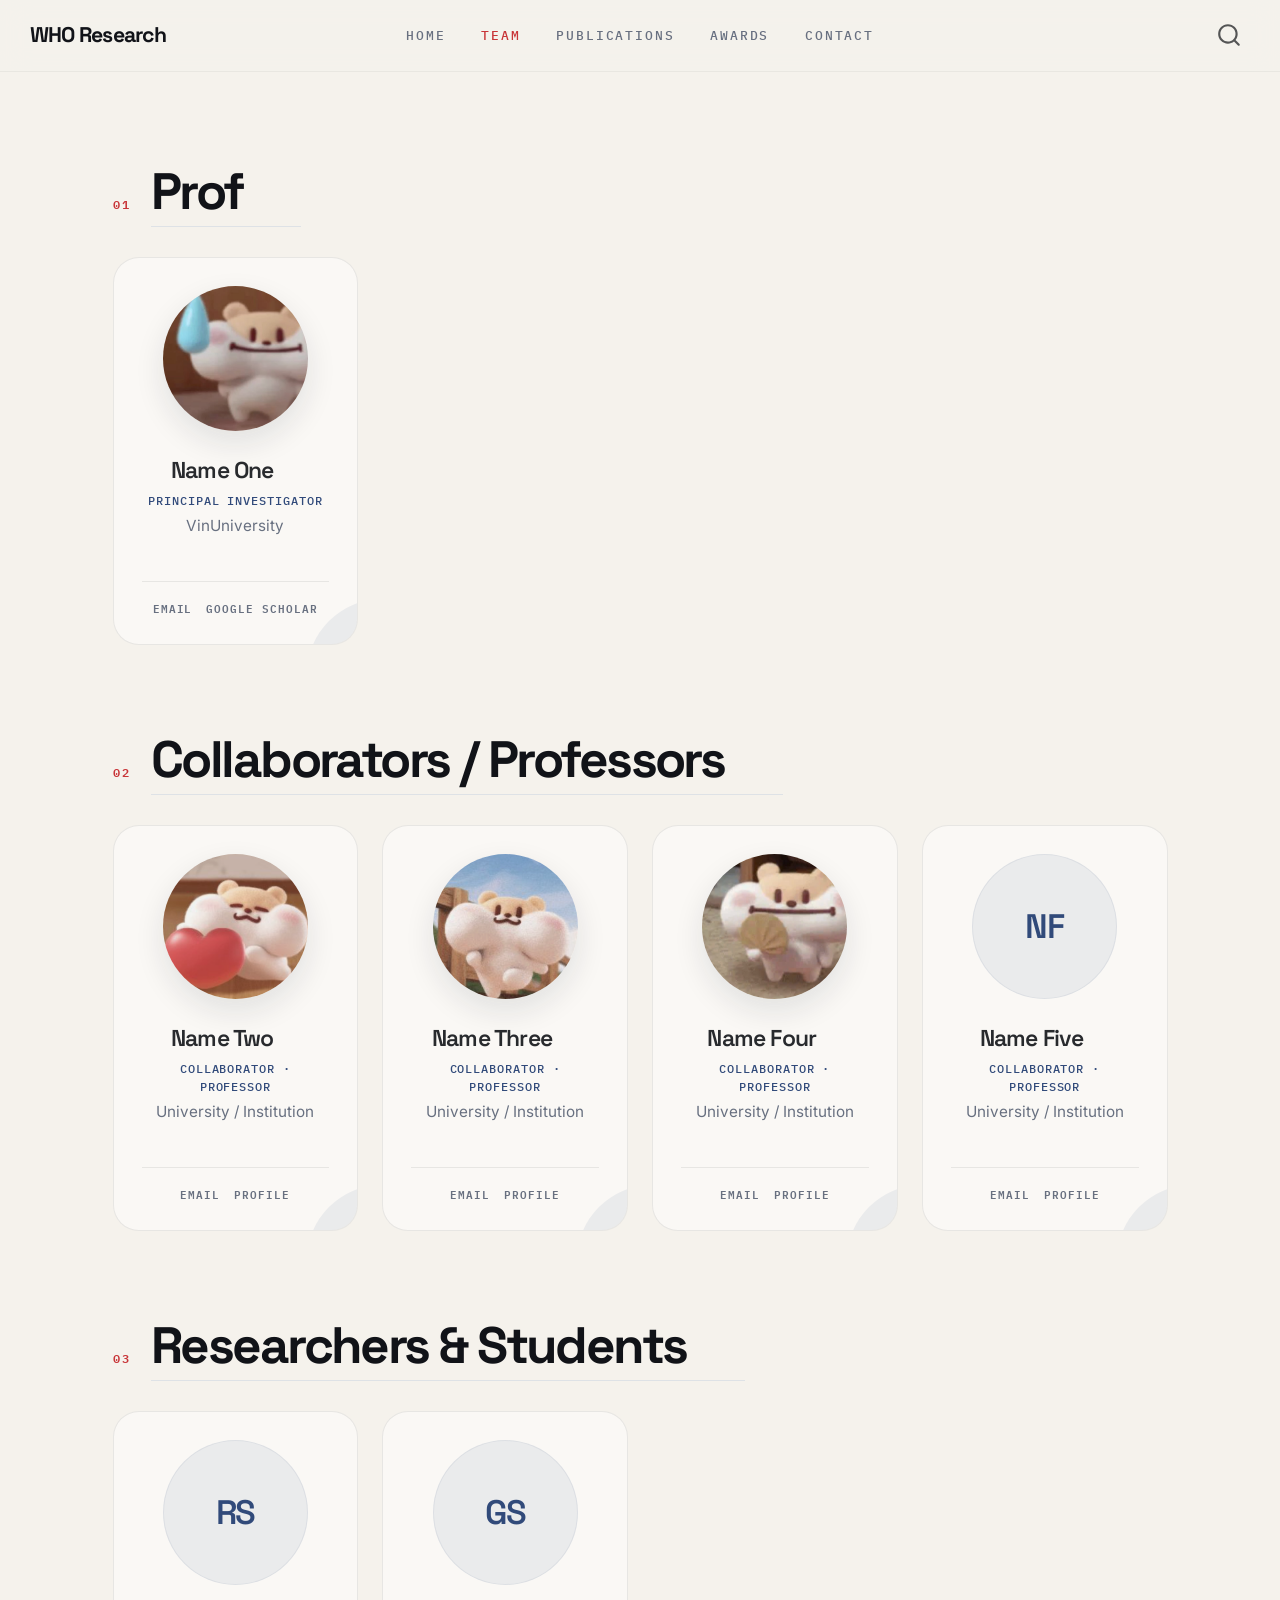
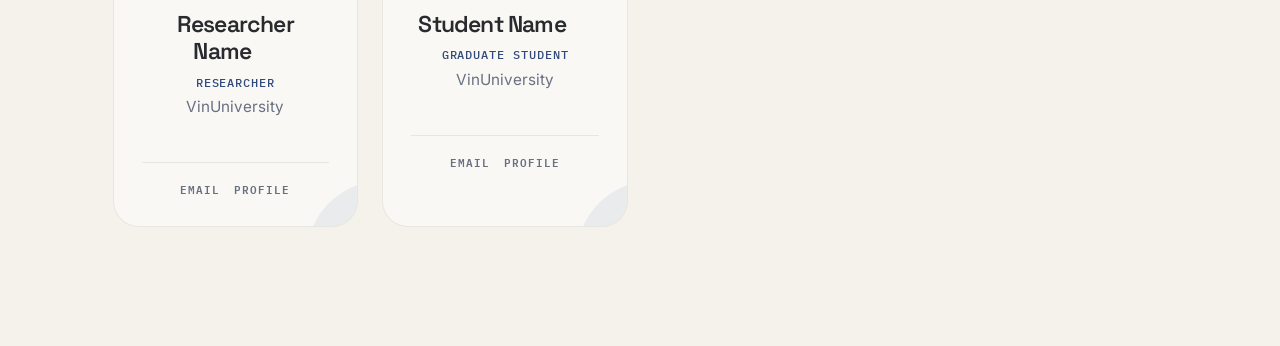
<file: team.html>
<!DOCTYPE html>
<html xmlns="http://www.w3.org/1999/xhtml" lang="en" xml:lang="en"><head>

<meta charset="utf-8">
<meta name="generator" content="quarto-1.10.18">

<meta name="viewport" content="width=device-width, initial-scale=1.0, user-scalable=yes">


<title>team – WHO Research</title>
<style>
/* Default styles provided by pandoc.
** See https://pandoc.org/MANUAL.html#variables-for-html for config info.
*/
span.smallcaps{font-variant: small-caps;}
div.columns{display: flex; gap: 1.5em;}
div.column{flex: auto;}
@media screen {
div.columns{gap: min(4vw, 1.5em);}
div.column{overflow-x: auto;}
}
div.hanging-indent{margin-left: 1.5em; text-indent: -1.5em;}
ul.task-list{list-style: none;}
ul.task-list li input[type="checkbox"] {
  width: 0.8em;
  margin: 0 0.8em 0.2em -1em; /* quarto-specific, see https://github.com/quarto-dev/quarto-cli/issues/4556 */ 
  vertical-align: middle;
}
</style>


<script src="site_libs/quarto-nav/quarto-nav.js"></script>
<script src="site_libs/quarto-nav/headroom.min.js"></script>
<script src="site_libs/clipboard/clipboard.min.js"></script>
<script src="site_libs/quarto-search/autocomplete.umd.js"></script>
<script src="site_libs/quarto-search/fuse.min.js"></script>
<script src="site_libs/quarto-search/quarto-search.js"></script>
<meta name="quarto:offset" content="./">
<script src="site_libs/quarto-html/quarto.js" type="module"></script>
<script src="site_libs/quarto-html/tabsets/tabsets.js" type="module"></script>
<script src="site_libs/quarto-html/popper.min.js"></script>
<script src="site_libs/quarto-html/tippy.umd.min.js"></script>
<script src="site_libs/quarto-html/anchor.min.js"></script>
<link href="site_libs/quarto-html/tippy.css" rel="stylesheet">
<link href="site_libs/quarto-html/quarto-syntax-highlighting-64a204ab8560d761af7679ceaba22944.css" rel="stylesheet" id="quarto-text-highlighting-styles">
<script src="site_libs/bootstrap/bootstrap.min.js"></script>
<link href="site_libs/bootstrap/bootstrap-icons.css" rel="stylesheet">
<link href="site_libs/bootstrap/bootstrap-445b8638c3d06994fee0907d791121c4.min.css" rel="stylesheet" append-hash="true" id="quarto-bootstrap" data-mode="light">
<script id="quarto-search-options" type="application/json">{
  "location": "navbar",
  "copy-button": false,
  "collapse-after": 3,
  "panel-placement": "end",
  "type": "overlay",
  "limit": 50,
  "keyboard-shortcut": [
    "f",
    "/",
    "s"
  ],
  "show-item-context": false,
  "language": {
    "search-no-results-text": "No results",
    "search-matching-documents-text": "matching documents",
    "search-copy-link-title": "Copy link to search",
    "search-hide-matches-text": "Hide additional matches",
    "search-more-match-text": "more match in this document",
    "search-more-matches-text": "more matches in this document",
    "search-clear-button-title": "Clear",
    "search-text-placeholder": "",
    "search-detached-cancel-button-title": "Cancel",
    "search-submit-button-title": "Submit",
    "search-label": "Search"
  }
}</script>


<link rel="stylesheet" href="styles.css">
</head>

<body class="nav-fixed quarto-light">

<div id="quarto-search-results"></div>
  <header id="quarto-header" class="headroom fixed-top">
    <nav class="navbar navbar-expand-lg " data-bs-theme="dark">
      <div class="navbar-container container-fluid">
      <div class="navbar-brand-container mx-auto">
    <a class="navbar-brand" href="./index.html">
    <span class="navbar-title">WHO Research</span>
    </a>
  </div>
            <div id="quarto-search" class="" title="Search"></div>
          <button class="navbar-toggler" type="button" data-bs-toggle="collapse" data-bs-target="#navbarCollapse" aria-controls="navbarCollapse" role="menu" aria-expanded="false" aria-label="Toggle navigation" onclick="if (window.quartoToggleHeadroom) { window.quartoToggleHeadroom(); }">
  <span class="navbar-toggler-icon"></span>
</button>
          <div class="collapse navbar-collapse" id="navbarCollapse">
            <ul class="navbar-nav navbar-nav-scroll me-auto">
  <li class="nav-item">
    <a class="nav-link" href="./index.html"> 
<span class="menu-text">Home</span></a>
  </li>  
  <li class="nav-item">
    <a class="nav-link active" href="./team.html" aria-current="page"> 
<span class="menu-text">Team</span></a>
  </li>  
  <li class="nav-item">
    <a class="nav-link" href="./publications.html"> 
<span class="menu-text">Publications</span></a>
  </li>  
  <li class="nav-item">
    <a class="nav-link" href="./awards.html"> 
<span class="menu-text">Awards</span></a>
  </li>  
  <li class="nav-item">
    <a class="nav-link" href="./contact.html"> 
<span class="menu-text">Contact</span></a>
  </li>  
</ul>
          </div> <!-- /navcollapse -->
            <div class="quarto-navbar-tools">
</div>
      </div> <!-- /container-fluid -->
    </nav>
</header>
<!-- content -->
<div id="quarto-content" class="quarto-container page-columns page-rows-contents page-layout-full page-navbar">
<!-- sidebar -->
<!-- margin-sidebar -->
    
<!-- main -->
<main class="content column-page" id="quarto-document-content"><header id="title-block-header" class="quarto-title-block"></header>




<div class="team-page">
<div class="team-group">
<div class="team-group-heading">
<div class="team-group-number">
<p>01</p>
</div>
<section id="prof" class="level2">
<h2 class="anchored" data-anchor-id="prof">Prof</h2>
</section>
</div>
<div class="team-grid">
<div class="member-card">
<p><img src="images/teams/team-1.jpg" class="member-photo img-fluid"></p>
<section id="name-one" class="level3">
<h3 class="anchored" data-anchor-id="name-one">Name One</h3>
<div class="member-role">
<p>Principal Investigator</p>
</div>
<div class="member-affiliation">
<p>VinUniversity</p>
</div>
<div class="member-contact">
<p><a href="mailto:name@vinuni.edu.vn">EMAIL</a></p>
<p><a href="https://scholar.google.com/">GOOGLE SCHOLAR</a></p>
</div>
</section>
</div>
</div>
</div>
<div class="team-group">
<div class="team-group-heading">
<div class="team-group-number">
<p>02</p>
</div>
<section id="collaborators-professors" class="level2">
<h2 class="anchored" data-anchor-id="collaborators-professors">Collaborators / Professors</h2>
</section>
</div>
<div class="team-grid">
<div class="member-card">
<p><img src="images/teams/team-2.jpg" class="member-photo img-fluid"></p>
<section id="name-two" class="level3">
<h3 class="anchored" data-anchor-id="name-two">Name Two</h3>
<div class="member-role">
<p>Collaborator · Professor</p>
</div>
<div class="member-affiliation">
<p>University / Institution</p>
</div>
<div class="member-contact">
<p><a href="mailto:name@university.edu">EMAIL</a></p>
<p><a href="https://example.com">PROFILE</a></p>
</div>
</section>
</div>
<div class="member-card">
<p><img src="images/teams/team-3.jpg" class="member-photo img-fluid"></p>
<section id="name-three" class="level3">
<h3 class="anchored" data-anchor-id="name-three">Name Three</h3>
<div class="member-role">
<p>Collaborator · Professor</p>
</div>
<div class="member-affiliation">
<p>University / Institution</p>
</div>
<div class="member-contact">
<p><a href="mailto:name@university.edu">EMAIL</a></p>
<p><a href="https://example.com">PROFILE</a></p>
</div>
</section>
</div>
<div class="member-card">
<p><img src="images/teams/team-4.jpg" class="member-photo img-fluid"></p>
<section id="name-four" class="level3">
<h3 class="anchored" data-anchor-id="name-four">Name Four</h3>
<div class="member-role">
<p>Collaborator · Professor</p>
</div>
<div class="member-affiliation">
<p>University / Institution</p>
</div>
<div class="member-contact">
<p><a href="mailto:name@university.edu">EMAIL</a></p>
<p><a href="https://example.com">PROFILE</a></p>
</div>
</section>
</div>
<div class="member-card">
<div class="member-placeholder">
<p>NF</p>
</div>
<section id="name-five" class="level3">
<h3 class="anchored" data-anchor-id="name-five">Name Five</h3>
<div class="member-role">
<p>Collaborator · Professor</p>
</div>
<div class="member-affiliation">
<p>University / Institution</p>
</div>
<div class="member-contact">
<p><a href="mailto:name@university.edu">EMAIL</a></p>
<p><a href="https://example.com">PROFILE</a></p>
</div>
</section>
</div>
</div>
</div>
<div class="team-group">
<div class="team-group-heading">
<div class="team-group-number">
<p>03</p>
</div>
<section id="researchers-students" class="level2">
<h2 class="anchored" data-anchor-id="researchers-students">Researchers &amp; Students</h2>
</section>
</div>
<div class="team-grid">
<div class="member-card">
<div class="member-placeholder">
<p>RS</p>
</div>
<section id="researcher-name" class="level3">
<h3 class="anchored" data-anchor-id="researcher-name">Researcher Name</h3>
<div class="member-role">
<p>Researcher</p>
</div>
<div class="member-affiliation">
<p>VinUniversity</p>
</div>
<div class="member-contact">
<p><a href="mailto:name@vinuni.edu.vn">EMAIL</a></p>
<p><a href="https://example.com">PROFILE</a></p>
</div>
</section>
</div>
<div class="member-card">
<div class="member-placeholder">
<p>GS</p>
</div>
<section id="student-name" class="level3">
<h3 class="anchored" data-anchor-id="student-name">Student Name</h3>
<div class="member-role">
<p>Graduate Student</p>
</div>
<div class="member-affiliation">
<p>VinUniversity</p>
</div>
<div class="member-contact">
<p><a href="mailto:name@vinuni.edu.vn">EMAIL</a></p>
<p><a href="https://example.com">PROFILE</a></p>
</div>
</section>
</div>
</div>
</div>
</div>



</main> <!-- /main -->
<script id="quarto-html-after-body" type="application/javascript">
  window.document.addEventListener("DOMContentLoaded", function (event) {
    const icon = "";
    const anchorJS = new window.AnchorJS();
    anchorJS.options = {
      placement: 'right',
      icon: icon
    };
    anchorJS.add('.anchored');
    const isCodeAnnotation = (el) => {
      for (const clz of el.classList) {
        if (clz.startsWith('code-annotation-')) {                     
          return true;
        }
      }
      return false;
    }
    const onCopySuccess = function(e) {
      // button target
      const button = e.trigger;
      // don't keep focus
      button.blur();
      // flash "checked"
      button.classList.add('code-copy-button-checked');
      var currentTitle = button.getAttribute("title");
      button.setAttribute("title", "Copied!");
      let tooltip;
      if (window.bootstrap) {
        button.setAttribute("data-bs-toggle", "tooltip");
        button.setAttribute("data-bs-placement", "left");
        button.setAttribute("data-bs-title", "Copied!");
        tooltip = new bootstrap.Tooltip(button, 
          { trigger: "manual", 
            customClass: "code-copy-button-tooltip",
            offset: [0, -8]});
        tooltip.show();    
      }
      setTimeout(function() {
        if (tooltip) {
          tooltip.hide();
          button.removeAttribute("data-bs-title");
          button.removeAttribute("data-bs-toggle");
          button.removeAttribute("data-bs-placement");
        }
        button.setAttribute("title", currentTitle);
        button.classList.remove('code-copy-button-checked');
      }, 1000);
      // clear code selection
      e.clearSelection();
    }
    const getTextToCopy = function(trigger) {
      const outerScaffold = trigger.parentElement.cloneNode(true);
      const codeEl = outerScaffold.querySelector('code');
      for (const childEl of codeEl.children) {
        if (isCodeAnnotation(childEl)) {
          childEl.remove();
        }
      }
      return codeEl.innerText;
    }
    const clipboard = new window.ClipboardJS('.code-copy-button:not([data-in-quarto-modal])', {
      text: getTextToCopy
    });
    clipboard.on('success', onCopySuccess);
    if (window.document.getElementById('quarto-embedded-source-code-modal')) {
      const clipboardModal = new window.ClipboardJS('.code-copy-button[data-in-quarto-modal]', {
        text: getTextToCopy,
        container: window.document.getElementById('quarto-embedded-source-code-modal')
      });
      clipboardModal.on('success', onCopySuccess);
    }
      var localhostRegex = new RegExp(/^(?:http|https):\/\/localhost\:?[0-9]*\//);
      var mailtoRegex = new RegExp(/^mailto:/);
        var filterRegex = new RegExp("https:\/\/nasabiii\.github\.io\/WHO-Research\/");
      var isInternal = (href) => {
          return filterRegex.test(href) || localhostRegex.test(href) || mailtoRegex.test(href);
      }
      // Inspect non-navigation links and adorn them if external
     var links = window.document.querySelectorAll('a[href]:not(.nav-link):not(.navbar-brand):not(.toc-action):not(.sidebar-link):not(.sidebar-item-toggle):not(.pagination-link):not(.no-external):not([aria-hidden]):not(.dropdown-item):not(.quarto-navigation-tool):not(.about-link)');
      for (var i=0; i<links.length; i++) {
        const link = links[i];
        if (!isInternal(link.href)) {
          // undo the damage that might have been done by quarto-nav.js in the case of
          // links that we want to consider external
          if (link.dataset.originalHref !== undefined) {
            link.href = link.dataset.originalHref;
          }
        }
      }
    function tippyHover(el, contentFn, onTriggerFn, onUntriggerFn) {
      const config = {
        allowHTML: true,
        maxWidth: 500,
        delay: 100,
        arrow: false,
        appendTo: function(el) {
            return el.parentElement;
        },
        interactive: true,
        interactiveBorder: 10,
        theme: 'quarto',
        placement: 'bottom-start',
      };
      if (contentFn) {
        config.content = contentFn;
      }
      if (onTriggerFn) {
        config.onTrigger = onTriggerFn;
      }
      if (onUntriggerFn) {
        config.onUntrigger = onUntriggerFn;
      }
      window.tippy(el, config); 
    }
    const noterefs = window.document.querySelectorAll('a[role="doc-noteref"]');
    for (var i=0; i<noterefs.length; i++) {
      const ref = noterefs[i];
      tippyHover(ref, function() {
        // use id or data attribute instead here
        let href = ref.getAttribute('data-footnote-href') || ref.getAttribute('href');
        try { href = new URL(href).hash; } catch {}
        const id = href.replace(/^#\/?/, "");
        const note = window.document.getElementById(id);
        if (note) {
          return note.innerHTML;
        } else {
          return "";
        }
      });
    }
    const xrefs = window.document.querySelectorAll('a.quarto-xref');
    const processXRef = (id, note) => {
      // Strip column container classes
      const stripColumnClz = (el) => {
        el.classList.remove("page-full", "page-columns");
        if (el.children) {
          for (const child of el.children) {
            stripColumnClz(child);
          }
        }
      }
      stripColumnClz(note)
      if (id === null || id.startsWith('sec-')) {
        // Special case sections, only their first couple elements
        const container = document.createElement("div");
        if (note.children && note.children.length > 2) {
          container.appendChild(note.children[0].cloneNode(true));
          for (let i = 1; i < note.children.length; i++) {
            const child = note.children[i];
            if (child.tagName === "P" && child.innerText === "") {
              continue;
            } else {
              container.appendChild(child.cloneNode(true));
              break;
            }
          }
          if (window.Quarto?.typesetMath) {
            window.Quarto.typesetMath(container);
          }
          return container.innerHTML
        } else {
          if (window.Quarto?.typesetMath) {
            window.Quarto.typesetMath(note);
          }
          return note.innerHTML;
        }
      } else {
        // Remove any anchor links if they are present
        const anchorLink = note.querySelector('a.anchorjs-link');
        if (anchorLink) {
          anchorLink.remove();
        }
        if (window.Quarto?.typesetMath) {
          window.Quarto.typesetMath(note);
        }
        if (note.classList.contains("callout")) {
          return note.outerHTML;
        } else {
          return note.innerHTML;
        }
      }
    }
    for (var i=0; i<xrefs.length; i++) {
      const xref = xrefs[i];
      tippyHover(xref, undefined, function(instance) {
        instance.disable();
        let url = xref.getAttribute('href');
        let hash = undefined; 
        if (url.startsWith('#')) {
          hash = url;
        } else {
          try { hash = new URL(url).hash; } catch {}
        }
        if (hash) {
          const id = hash.replace(/^#\/?/, "");
          const note = window.document.getElementById(id);
          if (note !== null) {
            try {
              const html = processXRef(id, note.cloneNode(true));
              instance.setContent(html);
            } finally {
              instance.enable();
              instance.show();
            }
          } else {
            // See if we can fetch this
            fetch(url.split('#')[0])
            .then(res => res.text())
            .then(html => {
              const parser = new DOMParser();
              const htmlDoc = parser.parseFromString(html, "text/html");
              const note = htmlDoc.getElementById(id);
              if (note !== null) {
                const html = processXRef(id, note);
                instance.setContent(html);
              } 
            }).finally(() => {
              instance.enable();
              instance.show();
            });
          }
        } else {
          // See if we can fetch a full url (with no hash to target)
          // This is a special case and we should probably do some content thinning / targeting
          fetch(url)
          .then(res => res.text())
          .then(html => {
            const parser = new DOMParser();
            const htmlDoc = parser.parseFromString(html, "text/html");
            const note = htmlDoc.querySelector('main.content');
            if (note !== null) {
              // This should only happen for chapter cross references
              // (since there is no id in the URL)
              // remove the first header
              if (note.children.length > 0 && note.children[0].tagName === "HEADER") {
                note.children[0].remove();
              }
              const html = processXRef(null, note);
              instance.setContent(html);
            } 
          }).finally(() => {
            instance.enable();
            instance.show();
          });
        }
      }, function(instance) {
      });
    }
        let selectedAnnoteEl;
        const selectorForAnnotation = ( cell, annotation) => {
          let cellAttr = 'data-code-cell="' + cell + '"';
          let lineAttr = 'data-code-annotation="' +  annotation + '"';
          const selector = 'span[' + cellAttr + '][' + lineAttr + ']';
          return selector;
        }
        const selectCodeLines = (annoteEl) => {
          const doc = window.document;
          const targetCell = annoteEl.getAttribute("data-target-cell");
          const targetAnnotation = annoteEl.getAttribute("data-target-annotation");
          const annoteSpan = window.document.querySelector(selectorForAnnotation(targetCell, targetAnnotation));
          const lines = annoteSpan.getAttribute("data-code-lines").split(",");
          const lineIds = lines.map((line) => {
            return targetCell + "-" + line;
          })
          let top = null;
          let height = null;
          let parent = null;
          if (lineIds.length > 0) {
              //compute the position of the single el (top and bottom and make a div)
              const el = window.document.getElementById(lineIds[0]);
              top = el.offsetTop;
              height = el.offsetHeight;
              parent = el.parentElement.parentElement;
            if (lineIds.length > 1) {
              const lastEl = window.document.getElementById(lineIds[lineIds.length - 1]);
              const bottom = lastEl.offsetTop + lastEl.offsetHeight;
              height = bottom - top;
            }
            if (top !== null && height !== null && parent !== null) {
              // cook up a div (if necessary) and position it 
              let div = window.document.getElementById("code-annotation-line-highlight");
              if (div === null) {
                div = window.document.createElement("div");
                div.setAttribute("id", "code-annotation-line-highlight");
                div.style.position = 'absolute';
                parent.appendChild(div);
              }
              div.style.top = top - 2 + "px";
              div.style.height = height + 4 + "px";
              div.style.left = 0;
              let gutterDiv = window.document.getElementById("code-annotation-line-highlight-gutter");
              if (gutterDiv === null) {
                gutterDiv = window.document.createElement("div");
                gutterDiv.setAttribute("id", "code-annotation-line-highlight-gutter");
                gutterDiv.style.position = 'absolute';
                const codeCell = window.document.getElementById(targetCell);
                const gutter = codeCell.querySelector('.code-annotation-gutter');
                gutter.appendChild(gutterDiv);
              }
              gutterDiv.style.top = top - 2 + "px";
              gutterDiv.style.height = height + 4 + "px";
            }
            selectedAnnoteEl = annoteEl;
          }
        };
        const unselectCodeLines = () => {
          const elementsIds = ["code-annotation-line-highlight", "code-annotation-line-highlight-gutter"];
          elementsIds.forEach((elId) => {
            const div = window.document.getElementById(elId);
            if (div) {
              div.remove();
            }
          });
          selectedAnnoteEl = undefined;
        };
          // Handle positioning of the toggle
      window.addEventListener(
        "resize",
        throttle(() => {
          elRect = undefined;
          if (selectedAnnoteEl) {
            selectCodeLines(selectedAnnoteEl);
          }
        }, 10)
      );
      function throttle(fn, ms) {
      let throttle = false;
      let timer;
        return (...args) => {
          if(!throttle) { // first call gets through
              fn.apply(this, args);
              throttle = true;
          } else { // all the others get throttled
              if(timer) clearTimeout(timer); // cancel #2
              timer = setTimeout(() => {
                fn.apply(this, args);
                timer = throttle = false;
              }, ms);
          }
        };
      }
        // Attach click handler to the DT
        const annoteDls = window.document.querySelectorAll('dt[data-target-cell]');
        for (const annoteDlNode of annoteDls) {
          annoteDlNode.addEventListener('click', (event) => {
            const clickedEl = event.target;
            if (clickedEl !== selectedAnnoteEl) {
              unselectCodeLines();
              const activeEl = window.document.querySelector('dt[data-target-cell].code-annotation-active');
              if (activeEl) {
                activeEl.classList.remove('code-annotation-active');
              }
              selectCodeLines(clickedEl);
              clickedEl.classList.add('code-annotation-active');
            } else {
              // Unselect the line
              unselectCodeLines();
              clickedEl.classList.remove('code-annotation-active');
            }
          });
        }
    const findCites = (el) => {
      const parentEl = el.parentElement;
      if (parentEl) {
        const cites = parentEl.dataset.cites;
        if (cites) {
          return {
            el,
            cites: cites.split(' ')
          };
        } else {
          return findCites(el.parentElement)
        }
      } else {
        return undefined;
      }
    };
    var bibliorefs = window.document.querySelectorAll('a[role="doc-biblioref"]');
    for (var i=0; i<bibliorefs.length; i++) {
      const ref = bibliorefs[i];
      const citeInfo = findCites(ref);
      if (citeInfo) {
        tippyHover(citeInfo.el, function() {
          var popup = window.document.createElement('div');
          citeInfo.cites.forEach(function(cite) {
            var citeDiv = window.document.createElement('div');
            citeDiv.classList.add('hanging-indent');
            citeDiv.classList.add('csl-entry');
            var biblioDiv = window.document.getElementById('ref-' + cite);
            if (biblioDiv) {
              citeDiv.innerHTML = biblioDiv.innerHTML;
            }
            popup.appendChild(citeDiv);
          });
          return popup.innerHTML;
        });
      }
    }
  });
  </script>
</div> <!-- /content -->




</body></html>
</file>
<file: site_libs/quarto-html/tippy.css>
.tippy-box[data-animation=fade][data-state=hidden]{opacity:0}[data-tippy-root]{max-width:calc(100vw - 10px)}.tippy-box{position:relative;background-color:#333;color:#fff;border-radius:4px;font-size:14px;line-height:1.4;white-space:normal;outline:0;transition-property:transform,visibility,opacity}.tippy-box[data-placement^=top]>.tippy-arrow{bottom:0}.tippy-box[data-placement^=top]>.tippy-arrow:before{bottom:-7px;left:0;border-width:8px 8px 0;border-top-color:initial;transform-origin:center top}.tippy-box[data-placement^=bottom]>.tippy-arrow{top:0}.tippy-box[data-placement^=bottom]>.tippy-arrow:before{top:-7px;left:0;border-width:0 8px 8px;border-bottom-color:initial;transform-origin:center bottom}.tippy-box[data-placement^=left]>.tippy-arrow{right:0}.tippy-box[data-placement^=left]>.tippy-arrow:before{border-width:8px 0 8px 8px;border-left-color:initial;right:-7px;transform-origin:center left}.tippy-box[data-placement^=right]>.tippy-arrow{left:0}.tippy-box[data-placement^=right]>.tippy-arrow:before{left:-7px;border-width:8px 8px 8px 0;border-right-color:initial;transform-origin:center right}.tippy-box[data-inertia][data-state=visible]{transition-timing-function:cubic-bezier(.54,1.5,.38,1.11)}.tippy-arrow{width:16px;height:16px;color:#333}.tippy-arrow:before{content:"";position:absolute;border-color:transparent;border-style:solid}.tippy-content{position:relative;padding:5px 9px;z-index:1}
</file>
<file: site_libs/quarto-html/quarto-syntax-highlighting-64a204ab8560d761af7679ceaba22944.css>
/* quarto syntax highlight colors */
:root {
  --quarto-hl-ot-color: #003B4F;
  --quarto-hl-at-color: #657422;
  --quarto-hl-ss-color: #20794D;
  --quarto-hl-an-color: #5E5E5E;
  --quarto-hl-fu-color: #4758AB;
  --quarto-hl-st-color: #20794D;
  --quarto-hl-cf-color: #003B4F;
  --quarto-hl-op-color: #5E5E5E;
  --quarto-hl-er-color: #AD0000;
  --quarto-hl-bn-color: #AD0000;
  --quarto-hl-al-color: #AD0000;
  --quarto-hl-va-color: #111111;
  --quarto-hl-bu-color: inherit;
  --quarto-hl-ex-color: inherit;
  --quarto-hl-pp-color: #AD0000;
  --quarto-hl-in-color: #5E5E5E;
  --quarto-hl-vs-color: #20794D;
  --quarto-hl-wa-color: #5E5E5E;
  --quarto-hl-do-color: #5E5E5E;
  --quarto-hl-im-color: #00769E;
  --quarto-hl-ch-color: #20794D;
  --quarto-hl-dt-color: #AD0000;
  --quarto-hl-fl-color: #AD0000;
  --quarto-hl-co-color: #5E5E5E;
  --quarto-hl-cv-color: #5E5E5E;
  --quarto-hl-cn-color: #8f5902;
  --quarto-hl-sc-color: #5E5E5E;
  --quarto-hl-dv-color: #AD0000;
  --quarto-hl-kw-color: #003B4F;
}

/* other quarto variables */
:root {
  --quarto-font-monospace: SFMono-Regular, Menlo, Monaco, Consolas, "Liberation Mono", "Courier New", monospace;
}

/* syntax highlight based on Pandoc's rules */
pre > code.sourceCode > span {
  color: #003B4F;
}

code.sourceCode > span {
  color: #003B4F;
}

div.sourceCode,
div.sourceCode pre.sourceCode {
  color: #003B4F;
}

/* Normal */
code span {
  color: #003B4F;
}

/* Alert */
code span.al {
  color: #AD0000;
  font-style: inherit;
}

/* Annotation */
code span.an {
  color: #5E5E5E;
  font-style: inherit;
}

/* Attribute */
code span.at {
  color: #657422;
  font-style: inherit;
}

/* BaseN */
code span.bn {
  color: #AD0000;
  font-style: inherit;
}

/* BuiltIn */
code span.bu {
  font-style: inherit;
}

/* ControlFlow */
code span.cf {
  color: #003B4F;
  font-weight: bold;
  font-style: inherit;
}

/* Char */
code span.ch {
  color: #20794D;
  font-style: inherit;
}

/* Constant */
code span.cn {
  color: #8f5902;
  font-style: inherit;
}

/* Comment */
code span.co {
  color: #5E5E5E;
  font-style: inherit;
}

/* CommentVar */
code span.cv {
  color: #5E5E5E;
  font-style: italic;
}

/* Documentation */
code span.do {
  color: #5E5E5E;
  font-style: italic;
}

/* DataType */
code span.dt {
  color: #AD0000;
  font-style: inherit;
}

/* DecVal */
code span.dv {
  color: #AD0000;
  font-style: inherit;
}

/* Error */
code span.er {
  color: #AD0000;
  font-style: inherit;
}

/* Extension */
code span.ex {
  font-style: inherit;
}

/* Float */
code span.fl {
  color: #AD0000;
  font-style: inherit;
}

/* Function */
code span.fu {
  color: #4758AB;
  font-style: inherit;
}

/* Import */
code span.im {
  color: #00769E;
  font-style: inherit;
}

/* Information */
code span.in {
  color: #5E5E5E;
  font-style: inherit;
}

/* Keyword */
code span.kw {
  color: #003B4F;
  font-weight: bold;
  font-style: inherit;
}

/* Operator */
code span.op {
  color: #5E5E5E;
  font-style: inherit;
}

/* Other */
code span.ot {
  color: #003B4F;
  font-style: inherit;
}

/* Preprocessor */
code span.pp {
  color: #AD0000;
  font-style: inherit;
}

/* SpecialChar */
code span.sc {
  color: #5E5E5E;
  font-style: inherit;
}

/* SpecialString */
code span.ss {
  color: #20794D;
  font-style: inherit;
}

/* String */
code span.st {
  color: #20794D;
  font-style: inherit;
}

/* Variable */
code span.va {
  color: #111111;
  font-style: inherit;
}

/* VerbatimString */
code span.vs {
  color: #20794D;
  font-style: inherit;
}

/* Warning */
code span.wa {
  color: #5E5E5E;
  font-style: italic;
}

.prevent-inlining {
  content: "</";
}

/*# sourceMappingURL=9d8d5bb603a83b8298b89080a598c93b.css.map */
</file>
<file: styles.css>
/* =========================================================
   WHO RESEARCH — WEBSITE STYLE
   VinUniversity-inspired palette
   ========================================================= */


/* =========================================================
   FONTS
   ========================================================= */

@import url('https://fonts.googleapis.com/css2?family=IBM+Plex+Mono:wght@400;500;600&family=Inter:wght@400;500;600;700&family=Space+Grotesk:wght@400;500;600;700&display=swap');


/* =========================================================
   DESIGN TOKENS
   ========================================================= */

:root {
  --vin-blue: #314A7A;
  --vin-blue-dark: #1F3154;
  --vin-blue-light: #536DA1;

  --vin-red: #C83538;
  --vin-red-soft: #D96969;

  --ink: #111318;
  --paper: #F5F2EC;
  --paper-light: #FBF9F4;

  --muted: #687080;

  --line: rgba(17, 19, 24, 0.10);

  --shadow-soft:
    0 20px 50px rgba(23, 31, 48, 0.08);

  --shadow-large:
    0 34px 90px rgba(23, 31, 48, 0.18);
}


/* =========================================================
   GLOBAL
   ========================================================= */

html {
  scroll-behavior: smooth;
}

body {
  margin: 0;

  background: var(--paper);

  color: var(--ink);

  font-family:
    "Inter",
    Arial,
    sans-serif;

  -webkit-font-smoothing: antialiased;
}


/* Remove Quarto default width restriction */

main,
main.content {
  max-width: none;
  padding-left: 0;
  padding-right: 0;
}


/* =========================================================
   NAVIGATION
   ========================================================= */

.navbar {
  background: rgba(245, 242, 236, 0.82);

  backdrop-filter: blur(14px);
  -webkit-backdrop-filter: blur(14px);

  border-bottom: 1px solid rgba(17, 19, 24, 0.05);

  padding-top: 14px;
  padding-bottom: 14px;
}


/* WHO Research */

.navbar-brand {
  font-family: "Space Grotesk", Arial, sans-serif;

  font-weight: 700;

  letter-spacing: -0.035em;

  color: var(--ink);
}


/* Home / Team / Publications / Awards / Contact */

.navbar-nav .nav-link {
  font-family: "IBM Plex Mono", monospace;

  font-size: 0.78rem;

  font-weight: 500;

  letter-spacing: 0.14em;

  text-transform: uppercase;

  color: var(--muted);

  transition:
    color 0.25s ease,
    transform 0.25s ease;
}


/* Hover */

.navbar-nav .nav-link:hover {
  color: var(--vin-red);

  transform: translateY(-1px);
}


/* Current active page */

.navbar-nav .nav-link.active {
  color: var(--vin-red);
}

/* =========================================================
   CENTER NAV MENU
   ========================================================= */

@media (min-width: 992px) {
  .navbar .container-fluid,
  .navbar .container {
    position: relative;
  }

  .navbar-collapse {
    justify-content: center;
  }

  .navbar-nav {
    position: absolute;
    left: 50%;
    transform: translateX(-50%);
    display: flex;
    align-items: center;
    gap: 0.9rem;
    margin: 0;
  }
}


/* =========================================================
   HOMEPAGE CONTAINER
   ========================================================= */

.home-page {
  width:
    min(
      1380px,
      calc(100% - 80px)
    );

  margin: 0 auto;
}


/* =========================================================
   HERO LAYOUT
   ========================================================= */

.hero-shell {
  min-height: 90vh;

  display: grid;

  grid-template-columns:
    minmax(0, 1.08fr)
    minmax(420px, 0.92fr);

  gap: 78px;

  align-items: center;

  padding:
    80px 0
    110px;
}


.hero-copy {
  max-width: 800px;
}


/* =========================================================
   HERO LABEL
   ========================================================= */

.eyebrow {
  margin-bottom: 24px;

  font-family:
    "IBM Plex Mono",
    monospace;

  font-size: 0.76rem;

  font-weight: 600;

  letter-spacing: 0.20em;

  text-transform: uppercase;

  color: var(--vin-red);
}


.eyebrow p {
  margin: 0;
}


/* =========================================================
   HERO HEADLINE
   ========================================================= */

.hero-copy h1 {
  max-width: 820px;

  margin:
    0 0
    30px;

  font-family:
    "Space Grotesk",
    Arial,
    sans-serif;

  font-size:
    clamp(
      4.5rem,
      6.2vw,
      7.4rem
    );

  font-weight: 700;

  line-height: 0.92;

  letter-spacing: -0.068em;

  color: var(--ink);
}


/* =========================================================
   HERO BODY COPY
   ========================================================= */

.hero-text {
  max-width: 650px;

  margin-bottom: 34px;

  font-size: 1.15rem;

  line-height: 1.8;

  color:
    rgba(17, 19, 24, 0.74);
}


.hero-text p {
  margin: 0;
}


/* =========================================================
   HERO BUTTONS
   ========================================================= */

.hero-actions {
  display: flex;

  align-items: center;

  gap: 14px;

  flex-wrap: wrap;

  margin-bottom: 40px;
}


.hero-actions p {
  margin: 0;
}


.btn-primary {
  display: inline-flex;

  align-items: center;

  justify-content: center;

  padding:
    14px 25px;

  border-radius: 999px;

  background: var(--vin-blue);

  color: white !important;

  text-decoration: none !important;

  font-weight: 600;

  transition:
    transform 0.35s cubic-bezier(.16, 1, .3, 1),
    background 0.35s ease,
    box-shadow 0.35s ease;
}


.btn-primary:hover {
  background: var(--vin-blue-dark);

  transform:
    translateY(-3px);

  box-shadow:
    0 14px 32px rgba(49, 74, 122, 0.25);
}


.btn-secondary {
  display: inline-flex;

  align-items: center;

  justify-content: center;

  padding:
    14px 22px;

  border:
    1px solid rgba(17, 19, 24, 0.11);

  border-radius: 999px;

  background:
    rgba(255, 255, 255, 0.30);

  color: var(--ink) !important;

  text-decoration: none !important;

  font-weight: 600;

  transition:
    transform 0.35s cubic-bezier(.16, 1, .3, 1),
    background 0.35s ease,
    border-color 0.35s ease;
}


.btn-secondary:hover {
  transform:
    translateY(-3px);

  background:
    rgba(255, 255, 255, 0.65);

  border-color:
    rgba(49, 74, 122, 0.25);
}


/* =========================================================
   HERO META
   ========================================================= */

.hero-meta {
  display: flex;

  flex-wrap: wrap;

  gap: 34px;
}


.meta-block {
  display: flex;

  flex-direction: column;

  gap: 7px;
}


.meta-label {
  font-family:
    "IBM Plex Mono",
    monospace;

  font-size: 0.70rem;

  font-weight: 500;

  letter-spacing: 0.15em;

  text-transform: uppercase;

  color: var(--muted);
}


.meta-value {
  font-family:
    "Space Grotesk",
    Arial,
    sans-serif;

  font-size: 0.96rem;

  font-weight: 600;

  color: var(--ink);
}


.meta-label p,
.meta-value p {
  margin: 0;
}


/* =========================================================
   HERO VISUAL WRAPPER
   ========================================================= */

.hero-visual-wrap {
  perspective: 1500px;
}


/* =========================================================
   HERO INTERACTIVE VISUAL
   ========================================================= */

.hero-visual {
  position: relative;

  min-height: 650px;

  overflow: hidden;

  border-radius: 42px;

  background:

    radial-gradient(
      circle at 78% 17%,
      rgba(255, 255, 255, 0.20),
      transparent 26%
    ),

    radial-gradient(
      circle at 10% 90%,
      rgba(200, 53, 56, 0.22),
      transparent 30%
    ),

    linear-gradient(
      155deg,
      var(--vin-blue-dark) 0%,
      var(--vin-blue) 52%,
      var(--vin-blue-light) 100%
    );

  box-shadow:
    var(--shadow-large);

  transform:
    perspective(1500px)
    rotateX(0deg)
    rotateY(0deg)
    scale(1);

  transform-style: preserve-3d;

  transition:
    transform 0.75s cubic-bezier(.16, 1, .3, 1),
    border-radius 0.75s cubic-bezier(.16, 1, .3, 1),
    box-shadow 0.75s cubic-bezier(.16, 1, .3, 1);
}


/* Hover entire visual */

.hero-visual:hover {
  transform:
    perspective(1500px)
    rotateX(2deg)
    rotateY(-3deg)
    scale(1.02);

  border-radius: 52px;

  box-shadow:
    0 50px 120px
    rgba(23, 31, 48, 0.27);
}


/* =========================================================
   VISUAL LIGHTING
   ========================================================= */

.visual-noise {
  position: absolute;

  inset: 0;

  pointer-events: none;

  background:

    radial-gradient(
      circle at 80% 14%,
      rgba(255, 255, 255, 0.14),
      transparent 25%
    ),

    radial-gradient(
      circle at 12% 88%,
      rgba(200, 53, 56, 0.17),
      transparent 29%
    );
}


/* =========================================================
   ABSTRACT CAPSULE OBJECTS
   ========================================================= */

.capsule {
  position: absolute;

  border-radius: 999px;

  box-shadow:
    0 20px 42px
    rgba(8, 13, 24, 0.22);

  transition:
    transform 0.75s cubic-bezier(.16, 1, .3, 1),
    filter 0.4s ease,
    box-shadow 0.4s ease;
}


/* Top capsule */

.cap-1 {
  width: 225px;
  height: 74px;

  top: 72px;
  right: 64px;

  background:
    linear-gradient(
      90deg,
      #265DD8 0%,
      #314A7A 55%,
      #4D7DDA 100%
    );

  transform:
    rotate(-2deg);
}


/* Diagonal capsule */

.cap-2 {
  width: 295px;
  height: 88px;

  top: 190px;
  right: 92px;

  background:
    linear-gradient(
      90deg,
      #264F60 0%,
      #314A7A 30%,
      #C83538 67%,
      #E38254 100%
    );

  transform:
    rotate(-34deg);
}


/* Middle capsule */

.cap-3 {
  width: 315px;
  height: 84px;

  top: 345px;
  left: 66px;

  background:
    linear-gradient(
      90deg,
      #DF7468 0%,
      #C83538 42%,
      #314A7A 84%
    );

  transform:
    rotate(1deg);
}


/* Bottom capsule */

.cap-4 {
  width: 285px;
  height: 84px;

  bottom: 70px;
  right: 52px;

  background:
    linear-gradient(
      90deg,
      #314A7A 0%,
      #4D6397 36%,
      #C83538 76%,
      #D66B46 100%
    );

  transform:
    rotate(-18deg);
}


/* =========================================================
   CAPSULE HOVER MOTION
   ========================================================= */

.hero-visual:hover .cap-1 {
  transform:
    rotate(-7deg)
    translate(-14px, -14px);
}


.hero-visual:hover .cap-2 {
  transform:
    rotate(-28deg)
    translate(16px, -10px);
}


.hero-visual:hover .cap-3 {
  transform:
    rotate(5deg)
    translate(-17px, 13px);
}


.hero-visual:hover .cap-4 {
  transform:
    rotate(-12deg)
    translate(18px, 15px);
}


.hero-visual:hover .capsule {
  filter:
    saturate(1.10)
    brightness(1.04);

  box-shadow:
    0 30px 55px
    rgba(8, 13, 24, 0.27);
}


/* =========================================================
   FLOATING LABELS
   ========================================================= */

.floating-chip {
  position: absolute;

  z-index: 10;

  padding:
    10px 15px;

  border:
    1px solid rgba(255, 255, 255, 0.16);

  border-radius: 999px;

  background:
    rgba(255, 255, 255, 0.12);

  backdrop-filter: blur(14px);
  -webkit-backdrop-filter: blur(14px);

  color:
    rgba(255, 255, 255, 0.94);

  font-family:
    "IBM Plex Mono",
    monospace;

  font-size: 0.69rem;

  font-weight: 500;

  letter-spacing: 0.08em;

  text-transform: uppercase;

  box-shadow:
    0 12px 30px
    rgba(15, 17, 28, 0.15);

  transition:
    transform 0.65s cubic-bezier(.16, 1, .3, 1),
    background 0.35s ease;
}


.floating-chip p {
  margin: 0;
}


/* Individual labels */

.chip-1 {
  top: 118px;
  left: 52px;
}


.chip-2 {
  top: 292px;
  right: 30px;
}


.chip-3 {
  bottom: 86px;
  left: 72px;
}


/* Labels move independently */

.hero-visual:hover .chip-1 {
  transform:
    translate(-8px, -10px);
}


.hero-visual:hover .chip-2 {
  transform:
    translate(10px, -6px);
}


.hero-visual:hover .chip-3 {
  transform:
    translate(-6px, 9px);
}


/* =========================================================
   PAGE SECTIONS
   ========================================================= */

.home-section {
  padding:
    100px 0;

  border-top:
    1px solid var(--line);
}


/* Important:
   .reveal stays visible because we removed JS.
*/

.reveal {
  opacity: 1;
  transform: none;
}


/* =========================================================
   SECTION HEADINGS
   ========================================================= */

.section-heading {
  display: flex;

  align-items: baseline;

  gap: 20px;

  margin-bottom: 38px;
}


.section-kicker {
  font-family:
    "IBM Plex Mono",
    monospace;

  font-size: 0.72rem;

  font-weight: 600;

  letter-spacing: 0.18em;

  color: var(--vin-red);

  text-transform: uppercase;
}


.section-kicker p {
  margin: 0;
}


.section-heading h2 {
  margin: 0;

  font-family:
    "Space Grotesk",
    Arial,
    sans-serif;

  font-size:
    clamp(
      2.8rem,
      4.5vw,
      5rem
    );

  font-weight: 700;

  line-height: 0.96;

  letter-spacing: -0.055em;

  color: var(--ink);
}


.section-text {
  max-width: 720px;

  font-size: 1.08rem;

  line-height: 1.8;

  color:
    rgba(17, 19, 24, 0.74);
}


.section-text p {
  margin-top: 0;
}


/* =========================================================
   RESEARCH CARDS
   ========================================================= */

.research-grid {
  display: grid;

  grid-template-columns:
    repeat(3, 1fr);

  gap: 22px;
}


.research-card {
  position: relative;

  padding: 30px;

  overflow: hidden;

  background:
    rgba(255, 255, 255, 0.48);

  border:
    1px solid rgba(17, 19, 24, 0.08);

  border-radius: 24px;

  box-shadow:
    0 8px 24px
    rgba(23, 31, 48, 0.025);

  transition:
    transform 0.45s cubic-bezier(.16, 1, .3, 1),
    box-shadow 0.45s ease,
    border-color 0.45s ease,
    background 0.45s ease;
}


/* Blue hover glow */

.research-card::after {
  content: "";

  position: absolute;

  width: 180px;
  height: 180px;

  right: -100px;
  bottom: -120px;

  border-radius: 50%;

  background:
    rgba(49, 74, 122, 0.08);

  transition:
    transform 0.55s cubic-bezier(.16, 1, .3, 1);
}


.research-card:hover {
  transform:
    translateY(-8px);

  border-color:
    rgba(49, 74, 122, 0.20);

  background:
    rgba(255, 255, 255, 0.70);

  box-shadow:
    0 22px 48px
    rgba(23, 31, 48, 0.08);
}


.research-card:hover::after {
  transform:
    scale(1.8);
}


.card-index {
  margin-bottom: 18px;

  font-family:
    "IBM Plex Mono",
    monospace;

  font-size: 0.74rem;

  font-weight: 600;

  letter-spacing: 0.16em;

  color: var(--vin-red);
}


.card-index p {
  margin: 0;
}


.research-card h3 {
  margin:
    0 0
    14px;

  font-family:
    "Space Grotesk",
    Arial,
    sans-serif;

  font-size: 1.4rem;

  font-weight: 600;

  letter-spacing: -0.035em;
}


.research-card p {
  position: relative;

  z-index: 2;

  margin-bottom: 0;

  font-size: 0.98rem;

  line-height: 1.75;

  color:
    rgba(17, 19, 24, 0.72);
}


/* =========================================================
   PUBLICATIONS / AWARDS LIST
   ========================================================= */

.simple-list {
  display: grid;

  gap: 0;

  margin-bottom: 30px;
}


.list-row {
  display: grid;

  grid-template-columns:
    110px 1fr;

  gap: 28px;

  padding:
    28px 0;

  border-bottom:
    1px solid var(--line);

  transition:
    transform 0.4s cubic-bezier(.16, 1, .3, 1),
    padding-left 0.4s cubic-bezier(.16, 1, .3, 1);
}


.list-row:hover {
  transform:
    translateX(8px);
}


.list-year {
  padding-top: 5px;

  font-family:
    "IBM Plex Mono",
    monospace;

  font-size: 0.76rem;

  font-weight: 600;

  letter-spacing: 0.13em;

  color: var(--vin-red);
}


.list-year p {
  margin: 0;
}


.list-body h4 {
  margin:
    0 0
    7px;

  font-family:
    "Space Grotesk",
    Arial,
    sans-serif;

  font-size: 1.22rem;

  font-weight: 600;

  letter-spacing: -0.035em;
}


.list-body p {
  margin: 0;

  color: var(--muted);

  line-height: 1.65;
}


/* =========================================================
   TEXT LINKS
   ========================================================= */

.text-link {
  display: inline-block;

  margin-top: 8px;

  color: var(--vin-red) !important;

  text-decoration: none !important;

  font-weight: 700;

  transition:
    transform 0.35s cubic-bezier(.16, 1, .3, 1),
    color 0.3s ease;
}


.text-link:hover {
  transform:
    translateX(5px);

  color:
    #9F282C !important;
}


/* =========================================================
   TABLET
   ========================================================= */

@media (max-width: 1100px) {

  .home-page {
    width:
      min(
        820px,
        calc(100% - 48px)
      );
  }


  .hero-shell {
    grid-template-columns:
      1fr;

    min-height: auto;

    gap: 55px;

    padding:
      60px 0
      90px;
  }


  .hero-copy {
    max-width: 760px;
  }


  .hero-copy h1 {
    font-size:
      clamp(
        4rem,
        10vw,
        6rem
      );
  }


  .hero-visual {
    min-height: 540px;
  }


  .research-grid {
    grid-template-columns:
      1fr;
  }

}


/* =========================================================
   MOBILE
   ========================================================= */

@media (max-width: 700px) {

  .home-page {
    width:
      calc(100% - 30px);
  }


  .hero-shell {
    padding:
      45px 0
      70px;
  }


  .hero-copy h1 {
    font-size:
      clamp(
        3rem,
        14vw,
        4.6rem
      );

    line-height: 0.94;
  }


  .hero-text {
    font-size: 1rem;
  }


  .hero-meta {
    gap: 22px;
  }


  .hero-visual {
    min-height: 440px;

    border-radius: 28px;
  }


  .hero-visual:hover {
    transform: none;

    border-radius: 28px;
  }


  .cap-1 {
    width: 150px;
    height: 52px;

    top: 55px;
    right: 26px;
  }


  .cap-2 {
    width: 205px;
    height: 63px;

    top: 145px;
    right: 42px;
  }


  .cap-3 {
    width: 220px;
    height: 62px;

    top: 255px;
    left: 26px;
  }


  .cap-4 {
    width: 195px;
    height: 60px;

    bottom: 48px;
    right: 26px;
  }


  .chip-1 {
    top: 92px;
    left: 20px;
  }


  .chip-2 {
    top: 220px;
    right: 12px;
  }


  .chip-3 {
    bottom: 66px;
    left: 26px;
  }


  .floating-chip {
    padding:
      8px 11px;

    font-size: 0.61rem;
  }


  .home-section {
    padding:
      72px 0;
  }


  .section-heading {
    flex-direction:
      column;

    align-items:
      flex-start;

    gap: 10px;
  }


  .section-heading h2 {
    font-size:
      clamp(
        2.5rem,
        11vw,
        4rem
      );
  }


  .list-row {
    grid-template-columns:
      1fr;

    gap: 8px;
  }

}


/* =========================================================
   ACCESSIBILITY — REDUCE MOTION
   ========================================================= */

@media (prefers-reduced-motion: reduce) {

  * {
    scroll-behavior: auto !important;
  }

  .hero-visual,
  .capsule,
  .floating-chip,
  .research-card,
  .list-row,
  .btn-primary,
  .btn-secondary {
    transition: none !important;
  }

  .hero-visual:hover,
  .research-card:hover,
  .list-row:hover,
  .btn-primary:hover,
  .btn-secondary:hover {
    transform: none !important;
  }

}

//* =========================================================
   CONSISTENT SECTION SPACING
   ========================================================= */

.home-section {
  padding: 80px 0;
  border-top: 1px solid var(--line);
}


/* =========================================================
   TEAM FEATURE
   ========================================================= */

.team-feature {
  position: relative;
}


/* Bring team and publications closer together */

.team-showcase {
  display: grid;
  grid-template-columns: minmax(0, 1fr) 300px;
  gap: 80px;
  align-items: center;

  min-height: auto;
  padding: 20px 0 10px;
}

.team-profile-area {
  display: flex;
  align-items: center;
  min-width: 0;

  padding: 28px 0 16px;
}

.team-cta-area {
  display: flex;
  align-items: center;
  justify-content: center;

  min-height: auto;
  padding: 0;
}

.team-cta-area > p {
  margin: 0;
}


/* =========================================================
   TEAM PORTRAITS
   ========================================================= */

.team-person {
  position: relative;
  width: 175px;
  flex: 0 0 175px;
  margin-right: -28px;
  transition: transform 0.55s cubic-bezier(.16, 1, .3, 1);
}

.team-person:nth-child(1) {
  transform: translateY(-18px);
}

.team-person:nth-child(2) {
  transform: translateY(20px);
}

.team-person:nth-child(3) {
  transform: translateY(-12px);
}

.team-person:nth-child(4) {
  transform: translateY(18px);
}

.team-person > p {
  margin: 0;
}

.team-photo {
  display: block;
  width: 175px;
  height: 175px;
  object-fit: cover;
  border-radius: 50%;
  border: 5px solid var(--paper);
  box-shadow: 0 16px 38px rgba(23, 31, 48, 0.13);
  filter: saturate(0.88);
  transition:
    transform 0.55s cubic-bezier(.16, 1, .3, 1),
    filter 0.4s ease,
    box-shadow 0.4s ease;
}


/* =========================================================
   NAME POPUP
   ========================================================= */

.team-person > p:last-child {
  position: absolute;
  z-index: 30;
  left: 50%;
  top: calc(100% + 16px);
  min-width: 145px;
  padding: 10px 14px;
  border-radius: 12px;
  background: var(--ink);
  color: white;
  text-align: center;
  opacity: 0;
  pointer-events: none;
  transform: translate(-50%, 10px);
  box-shadow: 0 16px 35px rgba(0, 0, 0, 0.15);
  transition:
    opacity 0.3s ease,
    transform 0.45s cubic-bezier(.16, 1, .3, 1);
}

.team-person-name {
  display: block;
  font-family: "Space Grotesk", sans-serif;
  font-size: 0.78rem;
  font-weight: 600;
  letter-spacing: 0.03em;
  color: white;
}

.team-person-role {
  display: block;
  margin-top: 3px;
  font-family: "IBM Plex Mono", monospace;
  font-size: 0.62rem;
  letter-spacing: 0.07em;
  text-transform: uppercase;
  color: rgba(255, 255, 255, 0.66);
}


/* =========================================================
   DESKTOP HOVER
   ========================================================= */

@media (hover: hover) and (pointer: fine) {
  .team-person:hover {
    z-index: 20;
    transform: translateY(-24px) scale(1.12);
  }

  .team-person:hover .team-photo {
    filter: saturate(1) contrast(1.02);
    box-shadow: 0 30px 65px rgba(23, 31, 48, 0.22);
  }

  .team-person:hover > p:last-child {
    opacity: 1;
    transform: translate(-50%, 0);
  }
}


/* =========================================================
   TEAM CIRCLE BUTTON
   ========================================================= */

.team-orbit {
  position: relative;
  display: flex !important;
  align-items: center;
  justify-content: center;

  width: 185px;
  height: 185px;
  border-radius: 50%;

  background-color: var(--vin-blue);

  /* hide the ↗ text */
  color: transparent !important;
  font-size: 0;
  text-decoration: none !important;

  /* center person icon */
  background-image: url("data:image/svg+xml,%3Csvg xmlns='http://www.w3.org/2000/svg' viewBox='0 0 64 64'%3E%3Ccircle cx='32' cy='20' r='10' fill='white'/%3E%3Cpath d='M12 54c0-11 9-20 20-20s20 9 20 20' fill='none' stroke='white' stroke-width='6' stroke-linecap='round'/%3E%3C/svg%3E");
  background-repeat: no-repeat;
  background-position: center;
  background-size: 48px 48px;

  box-shadow: 0 26px 60px rgba(49, 74, 122, 0.23);
  transition:
    transform 0.55s cubic-bezier(.16, 1, .3, 1),
    background-color 0.4s ease,
    box-shadow 0.4s ease;
}


/* outer rotating text ring — now repeated MORE times */

.team-orbit::before {
  content: "";
  position: absolute;
  inset: -52px;
  border-radius: 50%;
  background-image: url("data:image/svg+xml,%3Csvg xmlns='http://www.w3.org/2000/svg' viewBox='0 0 340 340'%3E%3Cdefs%3E%3Cpath id='circle' d='M170 170 m-128 0 a128 128 0 1 1 256 0 a128 128 0 1 1 -256 0'/%3E%3C/defs%3E%3Ctext fill='%23111318' font-family='monospace' font-size='14' letter-spacing='3'%3E%3CtextPath href='%23circle'%3EMEET OUR TEAM %E2%80%A2 MEET OUR TEAM %E2%80%A2 MEET OUR TEAM %E2%80%A2 MEET OUR TEAM %E2%80%A2 %3C/textPath%3E%3C/text%3E%3C/svg%3E");
  background-position: center;
  background-repeat: no-repeat;
  background-size: contain;
  pointer-events: none;
  animation: team-spin 15s linear infinite;
}

.team-orbit::after {
  content: "";
  position: absolute;
  inset: 13px;
  border: 1px solid rgba(255, 255, 255, 0.28);
  border-radius: 50%;
  pointer-events: none;
}

@keyframes team-spin {
  from {
    transform: rotate(0deg);
  }
  to {
    transform: rotate(360deg);
  }
}


/* hover on circle */

@media (hover: hover) and (pointer: fine) {
  .team-orbit:hover {
    transform: scale(1.08) rotate(-4deg);
    background-color: var(--vin-red);
    box-shadow: 0 34px 75px rgba(200, 53, 56, 0.25);
  }

  .team-orbit:hover::before {
    animation-duration: 6s;
  }
}


/* =========================================================
   TABLET
   ========================================================= */

@media (max-width: 1000px) {
  .team-showcase {
    grid-template-columns: 1fr;
    gap: 48px;
  }

  .team-profile-area {
    justify-content: center;
    padding: 24px 0 12px;
  }

  .team-cta-area {
    padding-bottom: 10px;
  }
}


/* =========================================================
   MOBILE
   ========================================================= */

@media (max-width: 650px) {
  .team-profile-area {
    display: grid;
    grid-template-columns: repeat(2, 1fr);
    gap: 65px 18px;
    justify-items: center;
    padding: 24px 0 10px;
  }

  .team-person {
    width: 135px;
    flex: none;
    margin: 0;
    transform: none !important;
  }

  .team-photo {
    width: 135px;
    height: 135px;
  }

  .team-person > p:last-child {
    position: static;
    min-width: 0;
    margin-top: 10px;
    padding: 0;
    background: transparent;
    opacity: 1;
    transform: none;
    box-shadow: none;
  }

  .team-person-name {
    color: var(--ink);
  }

  .team-person-role {
    color: var(--muted);
  }

  .team-orbit {
    width: 155px;
    height: 155px;
    background-size: 40px 40px;
  }

  .team-orbit::before {
    inset: -42px;
  }
}


/* =========================================================
   REDUCED MOTION
   ========================================================= */

@media (prefers-reduced-motion: reduce) {
  .team-orbit::before {
    animation: none;
  }
}
/* =========================================================
   TEAM PAGE
   ========================================================= */

.team-page {
  width: min(1380px, calc(100% - 80px));
  margin: 0 auto;
}


/* =========================================================
   TEAM INTRO
   ========================================================= */

.team-intro {
  padding: 95px 0 90px;
  max-width: 900px;
}


.team-kicker {
  margin-bottom: 22px;

  font-family: "IBM Plex Mono", monospace;
  font-size: 0.74rem;
  font-weight: 600;

  letter-spacing: 0.20em;
  text-transform: uppercase;

  color: var(--vin-red);
}


.team-kicker p {
  margin: 0;
}


.team-intro h1 {
  margin: 0 0 28px;

  font-family: "Space Grotesk", Arial, sans-serif;

  font-size: clamp(4rem, 7vw, 7.5rem);
  font-weight: 700;

  line-height: 0.92;
  letter-spacing: -0.065em;

  color: var(--ink);
}


.team-intro > p {
  max-width: 720px;

  margin: 0;

  font-size: 1.12rem;
  line-height: 1.8;

  color: rgba(17, 19, 24, 0.72);
}


/* =========================================================
   TEAM GROUPS
   ========================================================= */

.team-group {
  padding: 42px 0;
  border-top: none;
}

/* Section title spacing */

.team-group-heading {
  display: flex;
  align-items: baseline;
  gap: 20px;

  margin-bottom: 30px;
}

.team-grid {
  margin-bottom: 0;
}

.team-group-number {
  font-family: "IBM Plex Mono", monospace;

  font-size: 0.72rem;
  font-weight: 600;

  letter-spacing: 0.18em;

  color: var(--vin-red);
}


.team-group-number p {
  margin: 0;
}


.team-group-heading h2 {
  margin: 0;

  font-family: "Space Grotesk", Arial, sans-serif;

  font-size: clamp(2.4rem, 4vw, 4rem);

  font-weight: 700;

  line-height: 1;

  letter-spacing: -0.05em;
}


/* =========================================================
   TEAM GRID
   ========================================================= */

.team-grid {
  display: grid;

  grid-template-columns:
    repeat(4, minmax(0, 1fr));

  gap: 24px;
}


/* =========================================================
   MEMBER CARD
   ========================================================= */

.member-card {
  position: relative;

  min-width: 0;

  padding: 28px;

  overflow: hidden;

  background:
    rgba(255, 255, 255, 0.48);

  border:
    1px solid rgba(17, 19, 24, 0.08);

  border-radius: 26px;

  transition:
    transform 0.5s cubic-bezier(.16, 1, .3, 1),
    box-shadow 0.5s cubic-bezier(.16, 1, .3, 1),
    background 0.4s ease,
    border-color 0.4s ease;
}


/* subtle accent in corner */

.member-card::after {
  content: "";

  position: absolute;

  width: 150px;
  height: 150px;

  right: -100px;
  bottom: -105px;

  border-radius: 50%;

  background:
    rgba(49, 74, 122, 0.08);

  transition:
    transform 0.6s cubic-bezier(.16, 1, .3, 1);
}


/* =========================================================
   MEMBER IMAGE
   ========================================================= */

.member-card > p:first-child {
  margin: 0 0 26px;
}


.member-photo {
  display: block;

  width: 145px;
  height: 145px;

  margin: 0 auto;

  object-fit: cover;

  border-radius: 50%;

  filter:
    saturate(0.88)
    contrast(0.98);

  box-shadow:
    0 12px 30px
    rgba(23, 31, 48, 0.11);

  transition:
    transform 0.55s cubic-bezier(.16, 1, .3, 1),
    filter 0.4s ease,
    box-shadow 0.5s ease;
}


/* =========================================================
   NO-PHOTO PLACEHOLDER
   ========================================================= */

.member-placeholder {
  display: flex;

  width: 145px;
  height: 145px;

  margin: 0 auto 26px;

  align-items: center;
  justify-content: center;

  border-radius: 50%;

  background:
    rgba(49, 74, 122, 0.08);

  border:
    1px solid rgba(49, 74, 122, 0.08);

  font-family:
    "Space Grotesk",
    Arial,
    sans-serif;

  font-size: 2rem;
  font-weight: 600;

  letter-spacing: -0.04em;

  color: var(--vin-blue);

  transition:
    transform 0.55s cubic-bezier(.16, 1, .3, 1),
    background 0.4s ease,
    color 0.4s ease;
}


.member-placeholder p {
  margin: 0;
}


/* =========================================================
   MEMBER NAME
   ========================================================= */

.member-card h3 {
  position: relative;

  z-index: 2;

  margin:
    0 0
    8px;

  font-family:
    "Space Grotesk",
    Arial,
    sans-serif;

  font-size: 1.35rem;

  font-weight: 600;

  letter-spacing: -0.035em;

  text-align: center;
}


/* =========================================================
   ROLE
   ========================================================= */

.member-role {
  position: relative;

  z-index: 2;

  margin-bottom: 5px;

  font-family:
    "IBM Plex Mono",
    monospace;

  font-size: 0.69rem;

  font-weight: 500;

  letter-spacing: 0.08em;

  text-transform: uppercase;

  text-align: center;

  color: var(--vin-blue);
}


.member-role p {
  margin: 0;
}


/* =========================================================
   AFFILIATION
   ========================================================= */

.member-affiliation {
  position: relative;

  z-index: 2;

  min-height: 44px;

  margin-bottom: 22px;

  text-align: center;

  font-size: 0.90rem;

  line-height: 1.5;

  color: var(--muted);
}


.member-affiliation p {
  margin: 0;
}


/* =========================================================
   CONTACT
   ========================================================= */

.member-contact {
  position: relative;

  z-index: 2;

  display: flex;

  justify-content: center;

  gap: 14px;

  padding-top: 18px;

  border-top:
    1px solid rgba(17, 19, 24, 0.08);
}


.member-contact p {
  display: contents;
}


.member-contact a {
  font-family:
    "IBM Plex Mono",
    monospace;

  font-size: 0.64rem;

  font-weight: 600;

  letter-spacing: 0.09em;

  text-transform: uppercase;

  text-decoration: none !important;

  color: var(--muted);

  transition:
    color 0.25s ease,
    transform 0.3s ease;
}


.member-contact a:hover {
  color: var(--vin-red);

  transform: translateY(-2px);
}


/* =========================================================
   CARD HOVER
   ========================================================= */

@media (hover: hover) and (pointer: fine) {

  .member-card:hover {
    transform:
      translateY(-9px);

    background:
      rgba(255, 255, 255, 0.72);

    border-color:
      rgba(49, 74, 122, 0.18);

    box-shadow:
      0 28px 65px
      rgba(23, 31, 48, 0.10);
  }


  .member-card:hover::after {
    transform:
      scale(2);
  }


  .member-card:hover .member-photo {
    transform:
      scale(1.08)
      rotate(-2deg);

    filter:
      saturate(1)
      contrast(1.02);

    box-shadow:
      0 22px 46px
      rgba(23, 31, 48, 0.18);
  }


  .member-card:hover .member-placeholder {
    transform:
      scale(1.08)
      rotate(-2deg);

    background:
      var(--vin-blue);

    color:
      white;
  }

}


/* =========================================================
   TABLET
   ========================================================= */

@media (max-width: 1100px) {

  .team-page {
    width:
      min(
        850px,
        calc(100% - 48px)
      );
  }


  .team-grid {
    grid-template-columns:
      repeat(2, minmax(0, 1fr));
  }

}


/* =========================================================
   MOBILE
   ========================================================= */

@media (max-width: 650px) {

  .team-page {
    width:
      calc(100% - 30px);
  }


  .team-intro {
    padding:
      60px 0;
  }


  .team-intro h1 {
    font-size:
      clamp(
        3.2rem,
        15vw,
        5rem
      );
  }


  .team-group {
    padding:
      70px 0;
  }


  .team-group-heading {
    flex-direction: column;

    align-items: flex-start;

    gap: 10px;
  }


  .team-grid {
    grid-template-columns:
      1fr;
  }


  .member-photo,
  .member-placeholder {
    width: 135px;
    height: 135px;
  }

}

/* =========================================================
   PUBLICATIONS PAGE
   ========================================================= */

.publications-page {
  width: min(1380px, calc(100% - 80px));
  margin: 0 auto;
}


/* =========================================================
   PUBLICATION GROUP
   ========================================================= */

.publication-group {
  padding: 52px 0;
}


/* no divider lines between sections */

.publication-group + .publication-group {
  padding-top: 52px;
}


/* =========================================================
   SECTION HEADING
   ========================================================= */

.publication-group-heading {
  display: flex;
  align-items: baseline;
  gap: 20px;

  margin-bottom: 26px;
}


.publication-group-number {
  font-family: "IBM Plex Mono", monospace;

  font-size: 0.72rem;
  font-weight: 600;

  letter-spacing: 0.18em;

  color: var(--vin-red);
}


.publication-group-number p {
  margin: 0;
}


.publication-group-heading h2 {
  margin: 0;

  font-family: "Space Grotesk", Arial, sans-serif;

  font-size: clamp(2.5rem, 4vw, 4.2rem);

  font-weight: 700;

  line-height: 1;

  letter-spacing: -0.05em;

  color: var(--ink);
}


/* =========================================================
   PUBLICATION LIST
   ========================================================= */

.publication-list {
  display: grid;
}


/* =========================================================
   INDIVIDUAL PUBLICATION
   ========================================================= */

.publication-item {
  position: relative;

  display: grid;

  grid-template-columns:
    90px
    minmax(0, 1fr)
    auto;

  column-gap: 28px;

  padding: 26px 20px 26px 0;

  border-bottom:
    1px solid rgba(17, 19, 24, 0.09);

  transition:
    transform 0.4s cubic-bezier(.16, 1, .3, 1),
    padding-left 0.4s cubic-bezier(.16, 1, .3, 1),
    background 0.35s ease;
}

/* blue accent appears on hover */

.publication-item::before {
  content: "";

  position: absolute;

  left: -16px;
  top: 50%;

  width: 4px;
  height: 0;

  border-radius: 99px;

  background: var(--vin-blue);

  transform: translateY(-50%);

  transition:
    height 0.4s cubic-bezier(.16, 1, .3, 1),
    background 0.3s ease;
}


/* =========================================================
   YEAR
   ========================================================= */

.publication-year {
  grid-column: 1;

  grid-row: 1 / span 4;

  padding-top: 5px;

  font-family: "IBM Plex Mono", monospace;

  font-size: 0.72rem;

  font-weight: 600;

  letter-spacing: 0.14em;

  color: var(--vin-red);
}


.publication-year p {
  margin: 0;
}


/* =========================================================
   TITLE
   ========================================================= */

.publication-item h3 {
  grid-column: 2;

  margin:
    0 0
    7px;

  font-family: "Space Grotesk", Arial, sans-serif;

  font-size: 1.16rem;

  line-height: 1.35;

  font-weight: 600;

  letter-spacing: -0.025em;

  color: var(--ink);
}


/* =========================================================
   AUTHORS
   ========================================================= */

.publication-authors {
  grid-column: 2;

  margin-bottom: 4px;

  font-size: 0.88rem;

  font-style: italic;

  line-height: 1.55;

  color:
    rgba(17, 19, 24, 0.70);
}


.publication-authors p {
  margin: 0;
}


/* =========================================================
   JOURNAL / CONFERENCE INFO
   ========================================================= */

.publication-meta {
  grid-column: 2;

  font-family: "IBM Plex Mono", monospace;

  font-size: 0.68rem;

  letter-spacing: 0.025em;

  line-height: 1.55;

  color: var(--muted);
}


.publication-meta p {
  margin: 0;
}


/* =========================================================
   LINKS
   ========================================================= */

.publication-links {
  grid-column: 3;

  grid-row: 1 / span 4;

  display: flex;

  align-items: center;

  align-self: center;

  gap: 10px;

  white-space: nowrap;

  font-family: "IBM Plex Mono", monospace;

  font-size: 0.62rem;

  font-weight: 600;

  letter-spacing: 0.09em;

  color: var(--muted);
}


.publication-links p {
  margin: 0;
}


.publication-links a {
  color: var(--muted);

  text-decoration: none !important;

  transition:
    color 0.25s ease,
    transform 0.25s ease;
}


.publication-links a:hover {
  color: var(--vin-red);
}


/* =========================================================
   PUBLICATION HOVER
   ========================================================= */

@media (hover: hover) and (pointer: fine) {

  .publication-item:hover {
    padding-left: 14px;

    background:
      rgba(255, 255, 255, 0.32);
  }


  .publication-item:hover::before {
    height: 55%;

    background: var(--vin-red);
  }


  .publication-item:hover h3 {
    color: var(--vin-blue);
  }

}


/* =========================================================
   TABLET
   ========================================================= */

@media (max-width: 1000px) {

  .publications-page {
    width:
      min(
        850px,
        calc(100% - 48px)
      );
  }


  .publication-item {
    grid-template-columns:
      75px
      minmax(0, 1fr);

    column-gap: 20px;
  }


  .publication-links {
    grid-column: 2;

    grid-row: auto;

    margin-top: 12px;
  }

}


/* =========================================================
   MOBILE
   ========================================================= */

@media (max-width: 650px) {

  .publications-page {
    width:
      calc(100% - 30px);
  }


  .publication-group {
    padding:
      42px 0;
  }


  .publication-group-heading {
    flex-direction: column;

    align-items: flex-start;

    gap: 8px;
  }


  .publication-item {
    display: block;

    padding:
      22px 0;
  }


  .publication-year {
    margin-bottom: 10px;
  }


  .publication-item h3 {
    font-size: 1.1rem;
  }


  .publication-links {
    margin-top: 14px;
  }
}

@media (prefers-reduced-motion: reduce) {

  .team-orbit::before {
    animation: none;
  }

}
  /* =========================================================
   AWARDS PAGE
   ========================================================= */

.awards-page {
  width: min(1380px, calc(100% - 80px));
  margin: 0 auto;
}


/* =========================================================
   FEATURED AWARD
   ========================================================= */

.awards-featured {
  position: relative;

  display: grid;

  grid-template-columns:
    minmax(0, 1fr)
    280px;

  gap: 70px;

  align-items: center;

  min-height: 460px;

  margin-top: 55px;
  margin-bottom: 55px;

  padding: 70px;

  overflow: hidden;

  border-radius: 36px;

  background:
    radial-gradient(
      circle at 90% 10%,
      rgba(255, 255, 255, 0.16),
      transparent 25%
    ),
    linear-gradient(
      145deg,
      var(--vin-blue-dark),
      var(--vin-blue)
    );

  color: white;

  box-shadow:
    0 30px 80px
    rgba(23, 31, 48, 0.16);

  transition:
    transform 0.6s cubic-bezier(.16, 1, .3, 1),
    border-radius 0.6s cubic-bezier(.16, 1, .3, 1),
    box-shadow 0.6s cubic-bezier(.16, 1, .3, 1);
}


/* red atmospheric accent */

.awards-featured::after {
  content: "";

  position: absolute;

  width: 320px;
  height: 320px;

  right: -160px;
  bottom: -180px;

  border-radius: 50%;

  background:
    rgba(200, 53, 56, 0.36);

  transition:
    transform 0.7s cubic-bezier(.16, 1, .3, 1);
}


@media (hover: hover) and (pointer: fine) {

  .awards-featured:hover {
    transform:
      translateY(-6px)
      scale(1.01);

    border-radius: 44px;

    box-shadow:
      0 45px 100px
      rgba(23, 31, 48, 0.22);
  }


  .awards-featured:hover::after {
    transform:
      scale(1.35);
  }

}


/* =========================================================
   FEATURED COPY
   ========================================================= */

.award-featured-copy {
  position: relative;

  z-index: 2;

  max-width: 760px;
}


.award-eyebrow {
  margin-bottom: 22px;

  font-family:
    "IBM Plex Mono",
    monospace;

  font-size: 0.72rem;

  font-weight: 600;

  letter-spacing: 0.18em;

  text-transform: uppercase;

  color:
    rgba(255, 255, 255, 0.68);
}


.award-eyebrow p {
  margin: 0;
}


.award-featured-copy h2 {
  margin:
    0 0
    24px;

  font-family:
    "Space Grotesk",
    Arial,
    sans-serif;

  font-size:
    clamp(
      3rem,
      5vw,
      5.6rem
    );

  line-height: 0.95;

  letter-spacing: -0.06em;

  color: white;
}


.award-featured-copy > p {
  max-width: 720px;

  font-size: 1.08rem;

  line-height: 1.75;

  color:
    rgba(255, 255, 255, 0.80);
}


/* =========================================================
   FEATURED LINK
   ========================================================= */

.award-featured-link {
  margin-top: 28px;
}


.award-featured-link p {
  margin: 0;
}


.award-featured-link a {
  font-family:
    "IBM Plex Mono",
    monospace;

  font-size: 0.70rem;

  font-weight: 600;

  letter-spacing: 0.10em;

  color: white !important;

  text-decoration: none !important;

  transition:
    color 0.25s ease,
    letter-spacing 0.35s ease;
}


.award-featured-link a:hover {
  color:
    #F5B6B7 !important;

  letter-spacing:
    0.15em;
}


/* =========================================================
   FEATURED MARK
   ========================================================= */

.award-featured-mark {
  position: relative;

  z-index: 2;

  display: flex;

  flex-direction: column;

  align-items: flex-end;

  justify-content: center;
}


.award-featured-number {
  font-family:
    "Space Grotesk",
    Arial,
    sans-serif;

  font-size:
    clamp(
      7rem,
      11vw,
      11rem
    );

  font-weight: 700;

  line-height: 0.8;

  letter-spacing: -0.08em;

  color:
    rgba(255, 255, 255, 0.10);

  transition:
    color 0.5s ease,
    transform 0.6s cubic-bezier(.16, 1, .3, 1);
}


.award-featured-number p {
  margin: 0;
}


.award-featured-word {
  margin-top: 20px;

  font-family:
    "IBM Plex Mono",
    monospace;

  font-size: 0.72rem;

  letter-spacing: 0.26em;

  color:
    rgba(255, 255, 255, 0.72);
}


.award-featured-word p {
  margin: 0;
}


@media (hover: hover) and (pointer: fine) {

  .awards-featured:hover .award-featured-number {
    color:
      rgba(255, 255, 255, 0.20);

    transform:
      translateX(-10px)
      rotate(-3deg);
  }

}


/* =========================================================
   AWARDS SECTION
   ========================================================= */

.awards-section {
  padding:
    45px 0
    80px;
}


/* =========================================================
   SECTION HEADING
   ========================================================= */

.awards-section-heading {
  display: flex;

  align-items: baseline;

  gap: 20px;

  margin-bottom: 35px;
}


.awards-section-number {
  font-family:
    "IBM Plex Mono",
    monospace;

  font-size: 0.72rem;

  font-weight: 600;

  letter-spacing: 0.18em;

  color:
    var(--vin-red);
}


.awards-section-number p {
  margin: 0;
}


.awards-section-heading h2 {
  margin: 0;

  font-family:
    "Space Grotesk",
    Arial,
    sans-serif;

  font-size:
    clamp(
      2.8rem,
      4.5vw,
      4.8rem
    );

  line-height: 0.95;

  letter-spacing: -0.055em;

  color:
    var(--ink);
}


/* =========================================================
   AWARDS GRID
   ========================================================= */

.awards-grid {
  display: grid;

  grid-template-columns:
    repeat(2, minmax(0, 1fr));

  gap: 22px;
}


/* =========================================================
   AWARD CARD
   ========================================================= */

.award-card {
  position: relative;

  min-height: 245px;

  padding: 30px;

  overflow: hidden;

  background:
    rgba(255, 255, 255, 0.50);

  border:
    1px solid rgba(17, 19, 24, 0.08);

  border-radius: 26px;

  transition:
    transform 0.5s cubic-bezier(.16, 1, .3, 1),
    box-shadow 0.5s ease,
    background 0.4s ease,
    border-color 0.4s ease;
}


/* corner accent */

.award-card::after {
  content: "";

  position: absolute;

  width: 170px;
  height: 170px;

  right: -105px;
  bottom: -120px;

  border-radius: 50%;

  background:
    rgba(49, 74, 122, 0.08);

  transition:
    transform 0.6s cubic-bezier(.16, 1, .3, 1),
    background 0.4s ease;
}


/* =========================================================
   CARD LABEL
   ========================================================= */

.award-card-label {
  position: relative;

  z-index: 2;

  margin-bottom: 22px;

  font-family:
    "IBM Plex Mono",
    monospace;

  font-size: 0.67rem;

  font-weight: 600;

  letter-spacing: 0.15em;

  text-transform: uppercase;

  color:
    var(--vin-red);
}


.award-card-label p {
  margin: 0;
}


/* =========================================================
   BIG NUMBER
   ========================================================= */

.award-big-number {
  position: absolute;

  z-index: 1;

  top: 18px;
  right: 24px;

  font-family:
    "Space Grotesk",
    Arial,
    sans-serif;

  font-size: 5.5rem;

  font-weight: 700;

  line-height: 1;

  letter-spacing: -0.08em;

  color:
    rgba(49, 74, 122, 0.075);

  transition:
    transform 0.55s cubic-bezier(.16, 1, .3, 1),
    color 0.4s ease;
}


.award-big-number p {
  margin: 0;
}


/* =========================================================
   CARD TITLE
   ========================================================= */

.award-card h3 {
  position: relative;

  z-index: 2;

  max-width: 78%;

  margin:
    0 0
    14px;

  font-family:
    "Space Grotesk",
    Arial,
    sans-serif;

  font-size: 1.38rem;

  line-height: 1.25;

  font-weight: 600;

  letter-spacing: -0.035em;

  color:
    var(--ink);
}


/* body */

.award-card > p {
  position: relative;

  z-index: 2;

  max-width: 88%;

  margin:
    0 0
    24px;

  line-height: 1.7;

  font-size: 0.93rem;

  color:
    rgba(17, 19, 24, 0.70);
}


/* =========================================================
   METADATA
   ========================================================= */

.award-meta {
  position: relative;

  z-index: 2;

  margin-top: 24px;

  font-family:
    "IBM Plex Mono",
    monospace;

  font-size: 0.64rem;

  font-weight: 500;

  letter-spacing: 0.10em;

  text-transform: uppercase;

  color:
    var(--muted);
}


.award-meta p {
  margin: 0;
}


/* =========================================================
   CARD HOVER
   ========================================================= */

@media (hover: hover) and (pointer: fine) {

  .award-card:hover {
    transform:
      translateY(-8px);

    background:
      rgba(255, 255, 255, 0.75);

    border-color:
      rgba(49, 74, 122, 0.18);

    box-shadow:
      0 26px 60px
      rgba(23, 31, 48, 0.09);
  }


  .award-card:hover::after {
    transform:
      scale(1.7);

    background:
      rgba(200, 53, 56, 0.08);
  }


  .award-card:hover .award-big-number {
    transform:
      translate(-8px, 5px)
      rotate(-4deg);

    color:
      rgba(200, 53, 56, 0.12);
  }


  .award-card:hover h3 {
    color:
      var(--vin-blue);
  }

}


/* =========================================================
   SPECIAL LAST CARD
   ========================================================= */

.award-card-accent {
  background:
    rgba(49, 74, 122, 0.06);
}


.award-card-accent .award-big-number {
  color:
    rgba(200, 53, 56, 0.10);
}


/* =========================================================
   TABLET
   ========================================================= */

@media (max-width: 1000px) {

  .awards-page {
    width:
      min(
        850px,
        calc(100% - 48px)
      );
  }


  .awards-featured {
    grid-template-columns:
      1fr;

    gap: 45px;

    padding: 55px;
  }


  .award-featured-mark {
    align-items: flex-start;
  }


  .award-featured-number {
    font-size: 8rem;
  }

}


/* =========================================================
   MOBILE
   ========================================================= */

@media (max-width: 700px) {

  .awards-page {
    width:
      calc(100% - 30px);
  }


  .awards-featured {
    margin-top: 30px;

    padding: 36px 28px;

    min-height: auto;

    border-radius: 28px;
  }


  .award-featured-copy h2 {
    font-size:
      clamp(
        2.8rem,
        14vw,
        4.5rem
      );
  }


  .award-featured-mark {
    display: none;
  }


  .awards-grid {
    grid-template-columns:
      1fr;
  }


  .awards-section-heading {
    flex-direction: column;

    align-items: flex-start;

    gap: 8px;
  }


  .award-card {
    min-height: 220px;
  }

}

.awards-featured {
  background: #314A7A !important;
  color: white !important;
}

/* =========================================================
   CONTACT PAGE
   ========================================================= */

.contact-page {
  width: min(1380px, calc(100% - 80px));
  margin: 0 auto;
}


/* =========================================================
   CONTACT LAYOUT
   ========================================================= */

.contact-layout {
  display: grid;

  grid-template-columns:
    minmax(0, 1.15fr)
    minmax(380px, 0.85fr);

  gap: 120px;

  align-items: start;

  min-height: calc(100vh - 90px);

  padding:
    110px 0
    100px;
}


/* =========================================================
   LEFT SIDE
   ========================================================= */

.contact-left {
  max-width: 760px;
}


.contact-kicker {
  margin-bottom: 24px;

  font-family:
    "IBM Plex Mono",
    monospace;

  font-size: 0.74rem;

  font-weight: 600;

  letter-spacing: 0.20em;

  text-transform: uppercase;

  color: var(--vin-red);
}


.contact-kicker p {
  margin: 0;
}


.contact-left h1 {
  margin:
    0 0
    34px;

  font-family:
    "Space Grotesk",
    Arial,
    sans-serif;

  font-size:
    clamp(
      4.5rem,
      7.5vw,
      8rem
    );

  font-weight: 700;

  line-height: 0.90;

  letter-spacing: -0.07em;

  color: var(--ink);
}


.contact-intro {
  max-width: 600px;

  font-size: 1.12rem;

  line-height: 1.8;

  color:
    rgba(17, 19, 24, 0.70);
}


.contact-intro p {
  margin: 0;
}


/* =========================================================
   RIGHT SIDE
   ========================================================= */

.contact-right {
  padding-top: 0px;
}


.contact-item {
  padding:
    24px 0
    28px;

  border-bottom:
    1px solid var(--line);

  transition:
    padding-left 0.4s cubic-bezier(.16, 1, .3, 1);
}


.contact-item:first-child {
  border-top:
    1px solid var(--line);
}


.contact-label {
  margin-bottom: 11px;

  font-family:
    "IBM Plex Mono",
    monospace;

  font-size: 0.66rem;

  font-weight: 600;

  letter-spacing: 0.15em;

  text-transform: uppercase;

  color: var(--vin-red);
}


.contact-label p {
  margin: 0;
}


.contact-item > p {
  margin:
    0 0
    5px;

  font-size: 1rem;

  line-height: 1.65;

  color:
    rgba(17, 19, 24, 0.72);
}


/* =========================================================
   MAIN EMAIL
   ========================================================= */

.contact-main-link {
  display: inline-block;

  font-family:
    "Space Grotesk",
    Arial,
    sans-serif;

  font-size:
    clamp(
      1.35rem,
      2vw,
      2rem
    );

  font-weight: 600;

  letter-spacing: -0.035em;

  color:
    var(--vin-blue) !important;

  text-decoration:
    none !important;

  transition:
    color 0.3s ease,
    transform 0.35s cubic-bezier(.16, 1, .3, 1);
}


/* =========================================================
   SMALL LINKS
   ========================================================= */

.contact-small-link {
  display: inline-block;

  margin-right: 20px;

  font-family:
    "IBM Plex Mono",
    monospace;

  font-size: 0.68rem;

  font-weight: 600;

  letter-spacing: 0.08em;

  text-transform: uppercase;

  color:
    var(--muted) !important;

  text-decoration:
    none !important;

  transition:
    color 0.25s ease,
    transform 0.3s ease;
}


/* =========================================================
   HOVER EFFECTS
   ========================================================= */

@media (hover: hover) and (pointer: fine) {

  .contact-item:hover {
    padding-left: 12px;
  }


  .contact-main-link:hover {
    color:
      var(--vin-red) !important;

    transform:
      translateX(6px);
  }


  .contact-small-link:hover {
    color:
      var(--vin-red) !important;

    transform:
      translateX(4px);
  }

}


/* =========================================================
   TABLET
   ========================================================= */

@media (max-width: 1000px) {

  .contact-page {
    width:
      min(
        850px,
        calc(100% - 48px)
      );
  }


  .contact-layout {
    grid-template-columns:
      1fr;

    gap: 50px;

    padding:
      80px 0;
  }


  .contact-right {
    padding-top: 0;
  }

}


/* =========================================================
   MOBILE
   ========================================================= */

@media (max-width: 650px) {

  .contact-page {
    width:
      calc(100% - 30px);
  }


  .contact-layout {
    padding:
      60px 0;
  }


  .contact-left h1 {
    font-size:
      clamp(
        3.5rem,
        17vw,
        5rem
      );
  }


  .contact-intro {
    font-size:
      1rem;
  }

}
</file>
